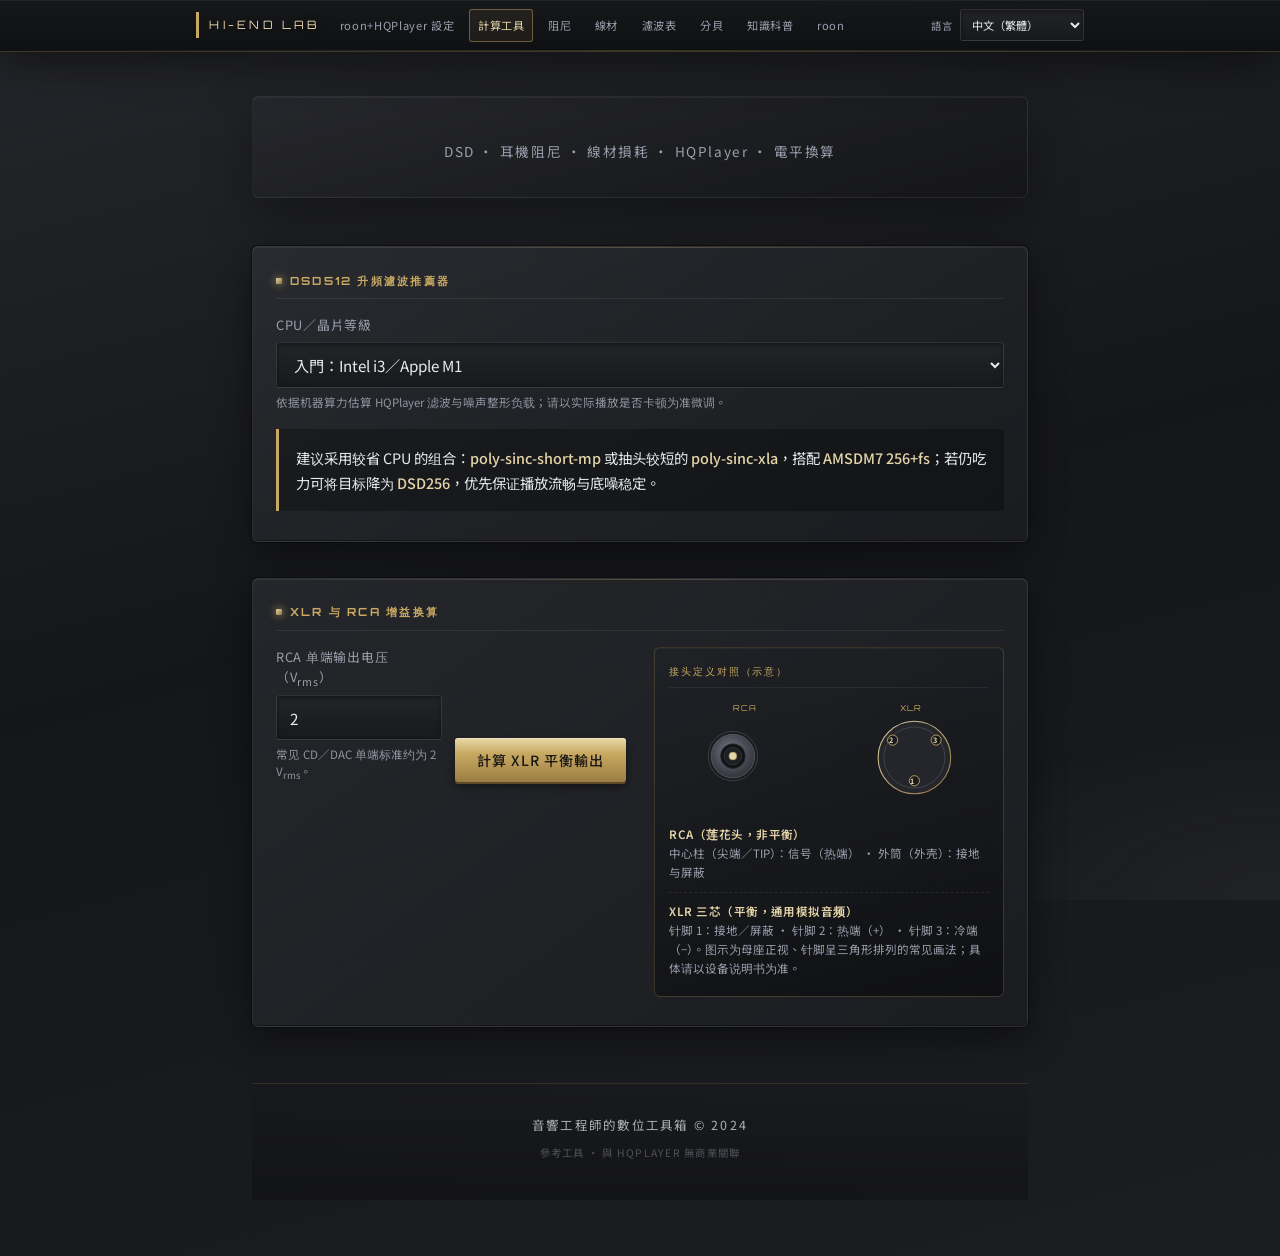
<file: index.html>
<!DOCTYPE html>
<html lang="zh-Hant">
<head>
  <meta charset="UTF-8" />
  <meta name="viewport" content="width=device-width, initial-scale=1.0" />
  <title>發燒級數位音訊計算機1</title>
  <link rel="preconnect" href="https://fonts.googleapis.com" />
  <link rel="preconnect" href="https://fonts.gstatic.com" crossorigin />
  <link href="https://fonts.googleapis.com/css2?family=Noto+Sans:wght@400;500;700&family=Noto+Sans+JP:wght@400;500;700&family=Noto+Sans+SC:wght@400;500;700&family=Noto+Sans+TC:wght@400;500;700&family=Orbitron:wght@500;700&display=swap" rel="stylesheet" />
  <link rel="stylesheet" href="hiend-common.css" />
</head>
<body class="lang-zh-TW">
  <nav class="site-nav" aria-label="Primary navigation">
    <div class="site-nav-inner">
      <a class="nav-brand" href="#top" id="nav-brand-text">Hi-End Lab</a>
      <div class="nav-links">
        <a href="roon-hqp-guide.html" id="nav-roon-hqp"></a>
        <a href="#section-tools" id="nav-link-tools"></a>
        <a href="damping.html" id="nav-damping"></a>
        <a href="cable.html" id="nav-cable"></a>
        <a href="hq-filters.html" id="nav-hq"></a>
        <a href="db.html" id="nav-db"></a>
        <a href="knowledge.html" id="nav-link-knowledge"></a>
        <a href="roon.html" id="nav-roon"></a>
      </div>
      <div class="nav-actions">
        <label for="lang-select" id="i18n-lang-label"></label>
        <select id="lang-select" aria-label="Language">
          <option value="en">English</option>
          <option value="ja">日本語</option>
          <option value="zh-CN">中文（简体）</option>
          <option value="zh-TW" selected>中文（繁體）</option>
        </select>
      </div>
    </div>
  </nav>

  <div class="wrap">
    <header class="page-section" id="top">
      <div class="brand-line" id="i18n-brand">Hi-End Digital Audio Lab</div>
      <h1 id="i18n-page-title">發燒級數位音訊計算機</h1>
      <p class="subtitle" id="i18n-subtitle">DSD 升頻建議 · XLR／RCA 電壓換算</p>
    </header>

    <div id="section-tools" class="page-section panel-stack">
      <section class="panel" aria-labelledby="dsd-title">
        <h2 class="panel-title" id="dsd-title">DSD512 升頻濾波推薦器</h2>
        <label for="cpu-tier" id="i18n-cpu-label">CPU／晶片等級</label>
        <select id="cpu-tier" aria-describedby="dsd-hint">
          <option value="entry">入門：Intel i3／Apple M1</option>
          <option value="mid">中階：Intel i5／Apple M2</option>
          <option value="upper">進階：Intel i7／Apple M2 Pro</option>
          <option value="high">高階：Intel i9／Apple M3 Max</option>
        </select>
        <p id="dsd-hint" class="hint"></p>
        <div id="dsd-output" class="recommendation" role="status" aria-live="polite"></div>
      </section>

      <section class="panel" aria-labelledby="xlr-title">
        <h2 class="panel-title" id="xlr-title">XLR vs RCA 增益換算</h2>
        <div class="xlr-panel-grid">
          <div class="xlr-panel-main">
            <div class="row">
              <div class="field">
                <label for="rca-volt" id="i18n-rca-label">RCA 單端輸出電壓（V<sub>rms</sub>）</label>
                <input
                  type="number"
                  id="rca-volt"
                  min="0"
                  step="0.01"
                  value="2"
                  inputmode="decimal"
                  aria-describedby="rca-hint"
                />
                <p id="rca-hint" class="hint"></p>
              </div>
                <button type="button" class="btn-3d" id="btn-calc">計算 XLR 平衡輸出</button>
            </div>
            <div id="xlr-result" class="result-block" hidden>
              <div class="result-value" id="xlr-value"></div>
              <div id="xlr-volt-bars" class="xlr-volt-bars" hidden>
                <div class="xlr-bar-row" aria-hidden="true">
                  <div class="xlr-bar-caption" id="xlr-bar-rca-caption"></div>
                  <div class="xlr-bar-track">
                    <div class="xlr-bar-fill"></div>
                  </div>
                </div>
                <div class="xlr-bar-row" aria-hidden="true">
                  <div class="xlr-bar-caption" id="xlr-bar-xlr-caption"></div>
                  <div class="xlr-bar-track">
                    <div class="xlr-bar-fill"></div>
                  </div>
                </div>
                <p class="xlr-progress-hint" id="xlr-progress-hint"></p>
              </div>
              <p class="result-note" id="xlr-note"></p>
            </div>
          </div>
          <aside class="connector-chart" aria-labelledby="connector-chart-title">
            <p class="connector-chart-title" id="connector-chart-title"></p>
            <div class="connector-svg-wrap">
              <svg viewBox="0 0 440 156" role="img" xmlns="http://www.w3.org/2000/svg" aria-labelledby="svg-conn-desc">
                <title id="svg-conn-desc">RCA male phono plug face view (tip center, sleeve barrel); XLR female socket pin numbering</title>
                <defs>
                  <linearGradient id="metalGrad" x1="0%" y1="0%" x2="0%" y2="100%">
                    <stop offset="0%" style="stop-color:#6b6e76" />
                    <stop offset="100%" style="stop-color:#3a3c42" />
                  </linearGradient>
                  <radialGradient id="rcaSleeveGrad" cx="45%" cy="40%" r="65%">
                    <stop offset="0%" style="stop-color:#7a7e88" />
                    <stop offset="55%" style="stop-color:#4a4d56" />
                    <stop offset="100%" style="stop-color:#2d3036" />
                  </radialGradient>
                  <linearGradient id="goldStroke" x1="0%" y1="0%" x2="100%" y2="100%">
                    <stop offset="0%" style="stop-color:#e4d4a8" />
                    <stop offset="100%" style="stop-color:#8b7340" />
                  </linearGradient>
                </defs>
                <text x="88" y="18" fill="#c9a962" font-family="Orbitron, sans-serif" font-size="11" letter-spacing="0.15em">RCA</text>
                <!-- Male RCA (phono): looking at the mating face — outer barrel = sleeve (GND), center pin = tip (hot) -->
                <g>
                  <circle cx="88" cy="80" r="34" fill="#1a1b1e" stroke="#4a4d56" stroke-width="1" />
                  <circle cx="88" cy="80" r="30" fill="url(#rcaSleeveGrad)" stroke="#5a5d65" stroke-width="1.1" />
                  <circle cx="88" cy="80" r="17" fill="#121316" stroke="#2a2c30" stroke-width="0.9" />
                  <circle cx="88" cy="80" r="12" fill="#1e1f22" stroke="#3a3c42" />
                  <circle cx="88" cy="80" r="5.5" fill="#e4d4a8" stroke="#8b7340" stroke-width="0.75" />
                </g>

                <text x="318" y="18" fill="#c9a962" font-family="Orbitron, sans-serif" font-size="11" letter-spacing="0.15em">XLR</text>
                <circle cx="338" cy="82" r="50" fill="#25262b" stroke="url(#goldStroke)" stroke-width="1.5" />
                <circle cx="338" cy="82" r="42" fill="none" stroke="#4a4d56" stroke-width="1" />
                <circle cx="338" cy="114" r="7" fill="#1a1b1e" stroke="#c9a962" stroke-width="1.2" />
                <text x="332" y="118" fill="#e4d4a8" font-size="10" font-weight="700">1</text>
                <circle cx="308" cy="58" r="7" fill="#1a1b1e" stroke="#c9a962" stroke-width="1.2" />
                <text x="303" y="62" fill="#e4d4a8" font-size="10" font-weight="700">2</text>
                <circle cx="368" cy="58" r="7" fill="#1a1b1e" stroke="#c9a962" stroke-width="1.2" />
                <text x="363" y="62" fill="#e4d4a8" font-size="10" font-weight="700">3</text>
              </svg>
            </div>
            <div class="connector-legend" id="connector-legend"></div>
          </aside>
        </div>
      </section>
    </div>

    <footer class="site-footer">
      <p class="footer-copy" id="i18n-footer-copy">音響工程師的數位工具箱 © 2024</p>
      <p class="footer-note" id="i18n-footer-note">REFERENCE TOOL · NOT AFFILIATED WITH HQPLAYER</p>
    </footer>
  </div>

  <script>
    (function () {
      var STORAGE_KEY = "hiend-audio-calc-lang";
      var DEFAULT_LANG = "zh-TW";

      /**
       * All UI strings per locale (embedded in HTML page).
       * Keys: en, ja, zh-CN, zh-TW
       */
      var STRINGS = {
        en: {
          htmlLang: "en",
          docTitle: "Audiophile Digital Audio Calculator",
          langLabel: "Language",
          navBrandText: "Hi-End Lab",
          navTools: "Tools",
          navKnowledge: "Primer",
          navRoon: "roon",
          navRoonHqp: "Roon + HQPlayer setup",
          navDamping: "DF",
          navCable: "Cable",
          navHq: "Filters",
          navDb: "dB",
          brandLine: "Hi-End Digital Audio Lab",
          pageTitle: "Audiophile Digital Audio Calculator",
          subtitle: "DSD · headphones · cables · HQPlayer · level tools",
          dsdPanelTitle: "DSD512 Upsampling Filter Advisor",
          cpuLabel: "CPU / SoC tier",
          tierEntry: "Entry: Intel i3 / Apple M1",
          tierMid: "Mid: Intel i5 / Apple M2",
          tierUpper: "Upper mid: Intel i7 / Apple M2 Pro",
          tierHigh: "High: Intel i9 / Apple M3 Max",
          dsdHint:
            "HQPlayer filter and noise-shaping load is estimated from tier—fine-tune if playback stutters.",
          hqEntry:
            "Prefer lighter CPU load: <strong>poly-sinc-short-mp</strong> or shorter-tap <strong>poly-sinc-xla</strong> with <strong>AMSDM7 256+fs</strong>. If still taxing, target <strong>DSD256</strong> first—prioritize smooth playback and a stable noise floor.",
          hqMid:
            "Try <strong>poly-sinc-xla</strong> with <strong>AMSDM7 512+fs</strong>. With spare headroom, step toward heavier filters or closer to <strong>DSD512</strong>; adjust using dropouts and thermals as guides.",
          hqUpper:
            "This tier usually matches <strong>Intel Core i7</strong> (hybrid <strong>P+E</strong> cores—counts vary by generation) or <strong>Apple M2 Pro</strong> (typically <strong>10–12 CPU cores</strong> class)—enough sustained throughput for longer‑tap filters. Baseline: <strong>poly-sinc-xla</strong> or <strong>poly-sinc-long-hp</strong> with <strong>AMSDM7 512+fs</strong>. If CPU stays under ~<strong>65–75%</strong> while playing, try <strong>poly-sinc-gauss-long-hp</strong> toward <strong>DSD512</strong>; begin SDM at <strong>AMSDM7EC 256+fs</strong>, then step to <strong>512+fs</strong>. Aim for HQPlayer buffering around <strong>100–250 ms</strong> (driver‑dependent) to avoid underruns.",
          hqHigh:
            "For full <strong>DSD512</strong>, use <strong>poly-sinc-gauss-xla</strong> with <strong>AMSDM7EC 512+fs</strong>. Ensure cooling and PSU headroom; verify ASIO/CoreAudio buffers for each track’s sample rate.",
          xlrPanelTitle: "XLR vs RCA Level Conversion",
          rcaLabelHtml: 'RCA single-ended output (V<sub>rms</sub>)',
          rcaHint:
            "Typical CD/DAC single-ended standard is about 2 V<sub>rms</sub>.",
          btnCalc: "Calculate balanced XLR output",
          xlrNote:
            "Using XLR throughout the chain can improve dynamic range and reject common-mode noise.",
          connectorDiagramTitle: "CONNECTOR PINOUT",
          connectorLegendHtml:
            '<div class="legend-block"><strong>RCA (Cinch, unbalanced)</strong><br />Tip / center pin: signal (hot) · Sleeve / barrel: ground &amp; shield</div><div class="legend-block"><strong>XLR 3-pin (balanced, AES analog)</strong><br />Pin 1: ground / shield · Pin 2: hot (+) · Pin 3: cold (−). Diagram: female receptacle, front view — pins form a triangle (1 typically toward the keyed side on many chassis layouts; always verify your device manual).</div>',
          dampingTitle: "Headphone damping factor",
          dampingHint:
            "DF ≈ Z<sub>headphone</sub> ÷ Z<sub>out(amp)</sub>. Higher amplifier output impedance lowers DF and can loosen bass control.",
          dampingHpLabel: "Headphone impedance (Ω)",
          dampingAmpLabel: "Amplifier output Z (Ω)",
          btnDamping: "Calculate DF",
          dampingIdealHtml:
            'DF → <strong>∞</strong> <span style="opacity:.75">(ideal 0 Ω source)</span>',
          dampingResultHtml: function (df) {
            return "DF ≈ <strong>" + df.toFixed(2) + "</strong>";
          },
          dampingResultExplain:
            "Rule of thumb: DF > 8 is often cited as a usable minimum for driver control; many enthusiasts prefer higher values. Actual sound depends on the headphone motor & damping network.",
          errDamping: "Enter valid impedances (headphone > 0, output ≥ 0).",
          cableTitle: "Cable length — level loss (estimate)",
          cableHint:
            "Rough resistive model for line‑level runs: useful sanity‑check for long balanced snakes; not a transmission‑line simulation.",
          cableLenLabel: "Cable length (m)",
          cablePresetLabel: "Copper pair ≈ Ω per conductor / m",
          cablePresetHeavy: "~0.12 Ω/m · thinner / long runs",
          cablePresetMid: "~0.08 Ω/m · typical mic/studio cable",
          cablePresetLight: "~0.04 Ω/m · heavier gauge / short",
          cableLoadLabel: "Downstream load Z (Ω)",
          cableModelHint:
            "Series model: R<sub>cable</sub> ≈ 2 × length × Ω/m (go + return). Loss<sub>dB</sub> = 20·log<sub>10</sub>(Z<sub>load</sub> / (Z<sub>load</sub> + R<sub>cable</sub>)).",
          btnCable: "Estimate attenuation",
          cableResultHtml: function (lossDb, ratioV, rWire) {
            return (
              "≈ <strong>" +
              lossDb.toFixed(3) +
              "</strong> dB · V ratio <strong>" +
              ratioV.toFixed(5) +
              "</strong> · R<sub>cable</sub> ≈ <strong>" +
              rWire.toFixed(2) +
              "</strong> Ω"
            );
          },
          cableResultExplain:
            "At high Z<sub>load</sub> (typical line inputs) absolute loss is usually small unless cable is very long and thin. Use AWG tables for serious installs.",
          errCable: "Enter length ≥ 0, valid Ω/m preset, and load > 0.",
          hqFilterTitle: "HQPlayer filter comparison (reference)",
          hqFilterIntro:
            "Educational overview — builds differ. Suffixes such as <code>-mp</code> (minimum phase) vs <code>-lp</code> (linear phase) change ringing vs latency. <strong>1×</strong> = output rate equals input rate for that conversion stage; <strong>N×</strong> = integer upsampling (2×/4×/…) before SDM, heavier CPU but more freedom for the sinc stages.",
          hqFilterTableHtml:
            '<table class="hq-compare-table"><thead><tr><th scope="col">Filter / concept</th><th scope="col">CPU / rate feel</th><th scope="col">Typical scenario</th></tr></thead><tbody><tr><td><code>1×</code> processing</td><td>Lighter interpolation load</td><td>When you keep PCM/DSD rate unchanged before SDM — good for CPU headroom checks.</td></tr><tr><td><code>N×</code> (2×/4×/…)</td><td>Heavier; enables sharper reconstruction</td><td>Upsampling prior to noise shaping — pair tap length with your CPU tier.</td></tr><tr><td><code>poly-sinc-short-mp</code></td><td>Short taps · lowest load</td><td>Laptops / entry CPUs; prioritize dropout‑free playback.</td></tr><tr><td><code>poly-sinc-xla</code></td><td>Medium‑long XL window</td><td>Balanced daily driver on mid‑tier CPUs.</td></tr><tr><td><code>poly-sinc-long-hp</code> / long variants</td><td>Long sinc · cleaner HF roll‑off</td><td>When thermals & buffers allow longer convolution.</td></tr><tr><td><code>poly-sinc-gauss-*</code> family</td><td>Gaussian‑weighted sinc · heaviest</td><td>High‑end PCs / Apple Silicon — chase maximum finesse at DSD512 class targets.</td></tr><tr><td>Minimum vs linear phase</td><td>Latency / pre‑ringing trade‑offs</td><td><code>-mp</code> trades pre‑ring for impulse asymmetry; <code>-lp</code> keeps symmetric impulse at cost of latency.</td></tr></tbody></table>',
          dbTitle: "Interactive dB ↔ voltage ratio",
          dbHint:
            "Relative level ΔdB multiplies amplitude by 10<sup>ΔdB/20</sup>. +6 dB ≈ ×2 voltage; −6 dB ≈ ×0.5.",
          dbLabel: "Level change ΔdB",
          dbResultHtml: function (ratio, db) {
            return (
              "Δ = <strong>" +
              db +
              "</strong> dB → voltage × <strong>" +
              ratio.toFixed(5) +
              "</strong> (amplitude ratio)"
            );
          },
          errDb: "Enter a valid number.",
          footerCopy: "Sound Engineer’s Digital Toolbox © 2024",
          footerNote: "REFERENCE TOOL · NOT AFFILIATED WITH HQPLAYER",
          errVoltage: "Enter a valid non-negative voltage.",
          xlrResultHtml: function (v) {
            return (
              'Balanced XLR ≈ <strong>' +
              v +
              '</strong> V<sub>rms</sub> (RCA × 2)'
            );
          },
          xlrBarRcaCaptionHtml: function (v) {
            return 'RCA single-ended <strong>' + v + "</strong> V<sub>rms</sub>";
          },
          xlrBarXlrCaptionHtml: function (v) {
            return 'XLR balanced <strong>' + v + "</strong> V<sub>rms</sub>";
          },
          xlrProgressHint:
            "⚡ That's double the voltage swing: turn the same volume knob and the music hits harder—balanced XLR also helps strip out common-mode noise."
        },
        ja: {
          htmlLang: "ja",
          docTitle: "ハイエンド・デジタルオーディオ計算機",
          langLabel: "表示言語",
          navBrandText: "Hi-End Lab",
          navTools: "ツール",
          navKnowledge: "解説",
          navRoon: "roon",
          navRoonHqp: "Roon＋HQPlayer 設定",
          navDamping: "DF",
          navCable: "ケーブル",
          navHq: "フィルタ",
          navDb: "dB",
          brandLine: "Hi-End Digital Audio Lab",
          pageTitle: "ハイエンド・デジタルオーディオ計算機",
          subtitle: "DSD · ヘッドホン · ケーブル · HQPlayer · レベル",
          dsdPanelTitle: "DSD512 アップサンプル／フィルタ提案",
          cpuLabel: "CPU／SoC グレード",
          tierEntry: "エントリー：Intel i3／Apple M1",
          tierMid: "ミドル：Intel i5／Apple M2",
          tierUpper: "アッパーミドル：Intel i7／Apple M2 Pro",
          tierHigh: "ハイエンド：Intel i9／Apple M3 Max",
          dsdHint:
            "機種の処理能力に応じた HQPlayer の負荷目安です。再生が途切れる場合は設定を微調整してください。",
          hqEntry:
            "CPU 負荷の軽い <strong>poly-sinc-short-mp</strong> またはタップの短い <strong>poly-sinc-xla</strong> に <strong>AMSDM7 256+fs</strong> を組み合わせるのがおすすめです。厳しい場合はまず <strong>DSD256</strong> を目標にし、滑らかな再生とノイズフロアの安定を優先してください。",
          hqMid:
            "<strong>poly-sinc-xla</strong> と <strong>AMSDM7 512+fs</strong> の組み合わせを推奨します。余裕があればより高次のフィルタや <strong>DSD512</strong> に近い設定へ段階的に挑戦し、途切れと温度を見ながら微調整してください。",
          hqUpper:
            "この段階は <strong>Intel Core i7</strong>（世代により <strong>P+E</strong> ハイブリッド構成）または <strong>Apple M2 Pro</strong>（目安 <strong>CPU 10～12 コア級</strong>）に相当し、長めのタップを持つフィルタも現実的です。ベースラインは <strong>poly-sinc-xla</strong> か <strong>poly-sinc-long-hp</strong> に <strong>AMSDM7 512+fs</strong>。再生中も CPU がおおよそ <strong>65～75%</strong> を下回るなら <strong>poly-sinc-gauss-long-hp</strong> で <strong>DSD512</strong> を狙い、SDM はまず <strong>AMSDM7EC 256+fs</strong> から試してから <strong>512+fs</strong> へ。HQPlayer のバッファはドライバ依存でおおよそ <strong>100～250 ms</strong> を目安に、アンダーラン回避を優先してください。",
          hqHigh:
            "完全な <strong>DSD512</strong> には <strong>poly-sinc-gauss-xla</strong> と <strong>AMSDM7EC 512+fs</strong> を推奨します。冷却と電源に余裕があることを確認し、曲のサンプリングレートに応じて ASIO／CoreAudio のバッファが十分か確認してください。",
          xlrPanelTitle: "XLR と RCA のレベル換算",
          rcaLabelHtml: 'RCA アンバランス出力電圧（V<sub>rms</sub>）',
          rcaHint:
            "一般的な CD／DAC のシングルエンド標準は約 2 V<sub>rms</sub> です。",
          btnCalc: "XLR バランス出力を計算",
          xlrNote:
            "システム全体で XLR を用いるとダイナミックレンジの確保と同相ノイズの低減に役立ちます。",
          connectorDiagramTitle: "端子ピン配置（参考）",
          connectorLegendHtml:
            '<div class="legend-block"><strong>RCA（シンコ／アンバランス）</strong><br />センターピン（先端／TIP）：ホット信号 · 外筒スリーブ：グランド／シールド</div><div class="legend-block"><strong>XLR 3ピン（バランス／AES アナログ）</strong><br />ピン1：グランド／シールド · ピン2：ホット（＋） · ピン3：コールド（−）。図はメスコネクタ前面のピン番号の一例です（機種によりキー位置と対応が異なるため、機器マニュアルで必ず確認してください）。</div>',
          dampingTitle: "ヘッドホン・ダンピングファクター（DF）",
          dampingHint:
            "DF ≈ Z<sub>ヘッドホン</sub> ÷ アンプの出力インピーダンス。出力 Z が高いほど DF は下がり、低音の制動が甘くなることがあります。",
          dampingHpLabel: "ヘッドホンインピーダンス（Ω）",
          dampingAmpLabel: "アンプ出力インピーダンス（Ω）",
          btnDamping: "DF を計算",
          dampingIdealHtml:
            'DF → <strong>∞</strong> <span style="opacity:.75">（理想的 0 Ω ソース）</span>',
          dampingResultHtml: function (df) {
            return "DF ≈ <strong>" + df.toFixed(2) + "</strong>";
          },
          dampingResultExplain:
            "目安として DF＞8 などが語られることがありますが、実際の駆動はドライバ仕様次第です。",
          errDamping: "正しいインピーダンスを入力してください（ヘッドホンは正の値、出力は 0 以上）。",
          cableTitle: "ケーブル長とレベル低下（概算）",
          cableHint:
            "ラインレベル長距離配線の抵抗モデル（参考）。伝送線シミュレーションではありません。",
          cableLenLabel: "ケーブル長（m）",
          cablePresetLabel: "導体あたりの概算 Ω／m",
          cablePresetHeavy: "約 0.12 Ω/m · 細め／長め",
          cablePresetMid: "約 0.08 Ω/m · 一般的マイク線級",
          cablePresetLight: "約 0.04 Ω/m · 太め／短め",
          cableLoadLabel: "負荷インピーダンス Z（Ω）",
          cableModelHint:
            "直列モデル：R<sub>cable</sub> ≈ 2 × 長さ × Ω/m（往復）。損失（dB）= 20·log<sub>10</sub>(Z/(Z+R<sub>cable</sub>))。",
          btnCable: "減衰を見積もる",
          cableResultHtml: function (lossDb, ratioV, rWire) {
            return (
              "約 <strong>" +
              lossDb.toFixed(3) +
              "</strong> dB · 電圧比 <strong>" +
              ratioV.toFixed(5) +
              "</strong> · R<sub>cable</sub> ≈ <strong>" +
              rWire.toFixed(2) +
              "</strong> Ω"
            );
          },
          cableResultExplain:
            "ラインレベルで負荷が高い場合、抵抗が極端でなければ損失は小さいことが多いです。",
          errCable: "長さ・プリセット・負荷を確認してください。",
          hqFilterTitle: "HQPlayer フィルタ対照（参考）",
          hqFilterIntro:
            "概要のみ — ビルドにより名称が異なります。<strong>1×</strong> は出力レートが入力と同段の処理、<strong>N×</strong> は整数アップサンプル後に SDM へ送る重い経路です。",
          hqFilterTableHtml:
            '<table class="hq-compare-table"><thead><tr><th scope="col">フィルタ／概念</th><th scope="col">負荷感</th><th scope="col">用途イメージ</th></tr></thead><tbody><tr><td><code>1×</code></td><td>軽め</td><td>レートを変えず SDM へ — CPU に余裕を確認。</td></tr><tr><td><code>N×</code>（2×/4×…）</td><td>重い</td><td>アップサンプル後にノイズシェイピング — タップ長と CPU をセットで調整。</td></tr><tr><td><code>poly-sinc-short-mp</code></td><td>最短タップ</td><td>エントリー機／安定再生優先。</td></tr><tr><td><code>poly-sinc-xla</code></td><td>中〜長 XL</td><td>ミドル帯のバランス設定。</td></tr><tr><td><code>poly-sinc-long-hp</code> 系</td><td>長い sinc</td><td>熱・バッファに余裕があるとき。</td></tr><tr><td><code>poly-sinc-gauss-*</code></td><td>ガウス系 · 最重負荷</td><td>ハイエンド CPU で DSD 高倍率を狙うとき。</td></tr><tr><td>最小位相／線形位相</td><td>遅延・プリリンギングのトレード</td><td><code>-mp</code> と <code>-lp</code> でインパルス特性が変わります。</td></tr></tbody></table>',
          dbTitle: "dB と電圧倍率（対話）",
          dbHint:
            "ΔdB は振幅に 10<sup>Δ/20</sup> を乗じます。+6 dB ≒ 電圧 2 倍。",
          dbLabel: "レベル変化 ΔdB",
          dbResultHtml: function (ratio, db) {
            return (
              "Δ = <strong>" +
              db +
              "</strong> dB → 電圧 <strong>" +
              ratio.toFixed(5) +
              "</strong> 倍"
            );
          },
          errDb: "数値を入力してください。",
          footerCopy: "音響エンジニアのデジタル・ツールボックス © 2024",
          footerNote: "参考ツール · HQPLAYER 非関連",
          errVoltage: "有効な 0 以上の電圧を入力してください。",
          xlrResultHtml: function (v) {
            return (
              '対応する XLR バランス出力は約 <strong>' +
              v +
              '</strong> V<sub>rms</sub>（RCA × 2）'
            );
          },
          xlrBarRcaCaptionHtml: function (v) {
            return 'RCA アンバランス <strong>' + v + "</strong> V<sub>rms</sub>";
          },
          xlrBarXlrCaptionHtml: function (v) {
            return 'XLR バランス <strong>' + v + "</strong> V<sub>rms</sub>";
          },
          xlrProgressHint:
            "⚡ 電圧は約2倍＝同じボリューム位置でもより力強く。XLR バランス伝送は同相ノイズ対策にも有利です。"
        },
        "zh-CN": {
          htmlLang: "zh-Hans",
          docTitle: "发烧级数字音频计算器",
          langLabel: "语言",
          navBrandText: "Hi-End Lab",
          navTools: "计算工具",
          navKnowledge: "知识科普",
          navRoon: "roon",
          navRoonHqp: "roon+HQPlayer 设置",
          navDamping: "阻尼",
          navCable: "线材",
          navHq: "滤波表",
          navDb: "分贝",
          subtitle: "DSD · 耳机阻尼 · 线材损耗 · HQPlayer · 电平换算",
          dsdPanelTitle: "DSD512 升频滤波推荐",
          cpuLabel: "CPU／芯片等级",
          tierEntry: "入门：Intel i3／Apple M1",
          tierMid: "中阶：Intel i5／Apple M2",
          tierUpper: "进阶：Intel i7／Apple M2 Pro",
          tierHigh: "高阶：Intel i9／Apple M3 Max",
          dsdHint:
            "依据机器算力估算 HQPlayer 滤波与噪声整形负载；请以实际播放是否卡顿为准微调。",
          hqEntry:
            "建议采用较省 CPU 的组合：<strong>poly-sinc-short-mp</strong> 或抽头较短的 <strong>poly-sinc-xla</strong>，搭配 <strong>AMSDM7 256+fs</strong>；若仍吃力可将目标降为 <strong>DSD256</strong>，优先保证播放流畅与底噪稳定。",
          hqMid:
            "建议使用 <strong>poly-sinc-xla</strong> 搭配 <strong>AMSDM7 512+fs</strong>；CPU 仍有裕量时可逐步尝试更高阶滤波或更接近 <strong>DSD512</strong> 的设置，并以实际卡顿与温度为准微调。",
          hqUpper:
            "该档位通常对应 <strong>Intel Core i7</strong>（第 12 代及以后常见 <strong>P+E 性能／能效核</strong>，核心数以具体型号为准）或 <strong>Apple M2 Pro</strong>（约 <strong>10～12 CPU 核心级</strong>持续算力），足以驱动较长抽头滤波。建议主线：<strong>poly-sinc-xla</strong> 或 <strong>poly-sinc-long-hp</strong> 搭配 <strong>AMSDM7 512+fs</strong>；若任务管理器／活动监视器中 CPU 长期低于约 <strong>65～75%</strong>，可尝试 <strong>poly-sinc-gauss-long-hp</strong> 并向 <strong>DSD512</strong> 推进，SDM 可先试 <strong>AMSDM7EC 256+fs</strong> 再升到 <strong>512+fs</strong>。请将 HQPlayer 缓冲维持在约 <strong>100～250 ms</strong>（视 ASIO／CoreAudio 而定）以降低欠载风险。",
          hqHigh:
            "推荐使用 <strong>poly-sinc-gauss-xla</strong> 搭配 <strong>AMSDM7EC 512+fs</strong> 以追求完整 <strong>DSD512</strong>；请确认散热与电源裕量，并按曲目采样率检查 ASIO／CoreAudio 缓冲是否足够。",
          xlrPanelTitle: "XLR 与 RCA 增益换算",
          rcaLabelHtml: 'RCA 单端输出电压（V<sub>rms</sub>）',
          rcaHint: "常见 CD／DAC 单端标准约为 2 V<sub>rms</sub>。",
          btnCalc: "计算 XLR 平衡输出",
          xlrNote:
            "全系统采用 XLR 传输有助于提升动态范围并抵消共模噪声。",
          connectorDiagramTitle: "接头定义对照（示意）",
          connectorLegendHtml:
            '<div class="legend-block"><strong>RCA（莲花头，非平衡）</strong><br />中心柱（尖端／TIP）：信号（热端） · 外筒（外壳）：接地与屏蔽</div><div class="legend-block"><strong>XLR 三芯（平衡，通用模拟音频）</strong><br />针脚 1：接地／屏蔽 · 针脚 2：热端（+） · 针脚 3：冷端（−）。图示为母座正视、针脚呈三角形排列的常见画法；具体请以设备说明书为准。</div>',
          dampingTitle: "阻抗匹配 · 阻尼系数（DF）",
          dampingHint:
            "DF ≈ 耳机阻抗 ÷ 放大器输出阻抗。输出阻抗越高，DF 越低，低频控制力可能变差。",
          dampingHpLabel: "耳机阻抗（Ω）",
          dampingAmpLabel: "放大器输出阻抗（Ω）",
          btnDamping: "计算阻尼系数",
          dampingIdealHtml:
            'DF → <strong>∞</strong> <span style="opacity:.75">（理想 0 Ω 音源）</span>',
          dampingResultHtml: function (df) {
            return "DF ≈ <strong>" + df.toFixed(2) + "</strong>";
          },
          dampingResultExplain:
            "经验上常提到 DF＞8 等参考值，实际听感仍取决于耳机单元与阻尼网络。",
          errDamping: "请输入有效阻抗（耳机须为正数，输出须≥0）。",
          cableTitle: "线材长度 · 电平损耗估算",
          cableHint:
            "面向线路级长距离传输的简化电阻模型，用于粗估压降；非传输线仿真。",
          cableLenLabel: "线材长度（m）",
          cablePresetLabel: "铜芯约 Ω／每米（单根导体）",
          cablePresetHeavy: "约 0.12 Ω/m · 较细／长线",
          cablePresetMid: "约 0.08 Ω/m · 常见工程线缆",
          cablePresetLight: "约 0.04 Ω/m · 较粗／短线",
          cableLoadLabel: "下一级负载阻抗 Z（Ω）",
          cableModelHint:
            "串联近似：R<sub>线</sub> ≈ 2 × 长度 × Ω/m（往返）。损耗 dB = 20·log<sub>10</sub>(Z/(Z+R<sub>线</sub>))。",
          btnCable: "估算衰减",
          cableResultHtml: function (lossDb, ratioV, rWire) {
            return (
              "约 <strong>" +
              lossDb.toFixed(3) +
              "</strong> dB · 电压比 <strong>" +
              ratioV.toFixed(5) +
              "</strong> · R<sub>线</sub> ≈ <strong>" +
              rWire.toFixed(2) +
              "</strong> Ω"
            );
          },
          cableResultExplain:
            "线路输入阻抗很高时，除非线极长且细，绝对损耗通常很小。工程布线请查 AWG 表。",
          errCable: "请检查长度、线型与负载是否为正。",
          hqFilterTitle: "HQPlayer 滤波器对照表（参考）",
          hqFilterIntro:
            "教学向摘要；版本差异大。<strong>1×</strong> 表示该阶段输出采样率与输入相同；<strong>N×</strong> 表示先做整数倍升频再送 SDM，CPU 负载更高但滤波自由度更大。",
          hqFilterTableHtml:
            '<table class="hq-compare-table"><thead><tr><th scope="col">滤波／概念</th><th scope="col">负载感</th><th scope="col">适用场景（经验）</th></tr></thead><tbody><tr><td><code>1×</code></td><td>较轻</td><td>不改速率直接噪声整形 — 省 CPU、先求稳定。</td></tr><tr><td><code>N×</code>（2×／4×…）</td><td>较重</td><td>升频后再 SDM — 与 CPU 档位、缓冲联动调节。</td></tr><tr><td><code>poly-sinc-short-mp</code></td><td>最短抽头</td><td>入门算力、长时间播放优先流畅。</td></tr><tr><td><code>poly-sinc-xla</code></td><td>中长 XL</td><td>中端 CPU 的日常平衡选项。</td></tr><tr><td><code>poly-sinc-long-hp</code> 等</td><td>长 sinc</td><td>散热与缓冲有余量时再开。</td></tr><tr><td><code>poly-sinc-gauss-*</code></td><td>高斯窗 · 最重</td><td>旗舰算力、追求高倍率 DSD 路径。</td></tr><tr><td>最小相位／线性相位</td><td>预铃／延迟取舍</td><td><code>-mp</code> 与 <code>-lp</code> 影响脉冲响应形状。</td></tr></tbody></table>',
          dbTitle: "交互式音量换算 · dB ↔ 电压倍",
          dbHint:
            "相对电平 ΔdB：电压乘以 10<sup>Δ/20</sup>。+6 dB ≈ 电压 ×2；-6 dB ≈ ×0.5。",
          dbLabel: "电平变化 ΔdB",
          dbResultHtml: function (ratio, db) {
            return (
              "Δ = <strong>" +
              db +
              "</strong> dB → 电压 × <strong>" +
              ratio.toFixed(5) +
              "</strong>"
            );
          },
          errDb: "请输入有效数字。",
          footerCopy: "音响工程师的数字工具箱 © 2024",
          footerNote: "参考工具 · 与 HQPLAYER 无关联",
          errVoltage: "请输入有效的非负电压数值。",
          xlrResultHtml: function (v) {
            return (
              "对应 XLR 平衡输出约为 <strong>" +
              v +
              "</strong> V<sub>rms</sub>（RCA × 2）"
            );
          },
          xlrBarRcaCaptionHtml: function (v) {
            return "RCA 单端 <strong>" + v + "</strong> V<sub>rms</sub>";
          },
          xlrBarXlrCaptionHtml: function (v) {
            return "XLR 平衡 <strong>" + v + "</strong> V<sub>rms</sub>";
          },
          xlrProgressHint:
            "⚡ 推力直接翻倍！转动相同的音量旋钮，您会听到更饱满的力量，且背景杂音完全消失。"
        },

        "zh-TW": {
          htmlLang: "zh-Hant",
          docTitle: "發燒級數位音訊計算機",
          langLabel: "語言",
          navBrandText: "Hi-End Lab",
          navTools: "計算工具",
          navKnowledge: "知識科普",
          navRoon: "roon",
          navRoonHqp: "roon+HQPlayer 設定",
          navDamping: "阻尼",
          navCable: "線材",
          navHq: "濾波表",
          navDb: "分貝",
          subtitle: "DSD · 耳機阻尼 · 線材損耗 · HQPlayer · 電平換算",
          dsdPanelTitle: "DSD512 升頻濾波推薦器",
          cpuLabel: "CPU／晶片等級",
          tierEntry: "入門：Intel i3／Apple M1",
          tierMid: "中階：Intel i5／Apple M2",
          tierUpper: "進階：Intel i7／Apple M2 Pro",
          tierHigh: "高階：Intel i9／Apple M3 Max",
          dsdHint:
            "依据机器算力估算 HQPlayer 滤波与噪声整形负载；请以实际播放是否卡顿为准微调。",
          hqEntry:
            "建议采用较省 CPU 的组合：<strong>poly-sinc-short-mp</strong> 或抽头较短的 <strong>poly-sinc-xla</strong>，搭配 <strong>AMSDM7 256+fs</strong>；若仍吃力可将目标降为 <strong>DSD256</strong>，优先保证播放流畅与底噪稳定。",
          hqMid:
            "建议使用 <strong>poly-sinc-xla</strong> 搭配 <strong>AMSDM7 512+fs</strong>；CPU 仍有裕量时可逐步尝试更高阶滤波或更接近 <strong>DSD512</strong> 的设置，并以实际卡顿与温度为准微调。",
          hqUpper:
            "该档位通常对应 <strong>Intel Core i7</strong>（第 12 代及以后常见 <strong>P+E 性能／能效核</strong>，核心数以具体型号为准）或 <strong>Apple M2 Pro</strong>（约 <strong>10～12 CPU 核心级</strong>持续算力），足以驱动较长抽头滤波。建议主线：<strong>poly-sinc-xla</strong> 或 <strong>poly-sinc-long-hp</strong> 搭配 <strong>AMSDM7 512+fs</strong>；若任务管理器／活动监视器中 CPU 长期低于约 <strong>65～75%</strong>，可尝试 <strong>poly-sinc-gauss-long-hp</strong> 并向 <strong>DSD512</strong> 推进，SDM 可先试 <strong>AMSDM7EC 256+fs</strong> 再升到 <strong>512+fs</strong>。请将 HQPlayer 缓冲维持在约 <strong>100～250 ms</strong>（视 ASIO／CoreAudio 而定）以降低欠载风险。",
          hqHigh:
            "推荐使用 <strong>poly-sinc-gauss-xla</strong> 搭配 <strong>AMSDM7EC 512+fs</strong> 以追求完整 <strong>DSD512</strong>；请确认散热与电源裕量，并按曲目采样率检查 ASIO／CoreAudio 缓冲是否足够。",
          xlrPanelTitle: "XLR 与 RCA 增益换算",
          rcaLabelHtml: 'RCA 单端输出电压（V<sub>rms</sub>）',
          rcaHint: "常见 CD／DAC 单端标准约为 2 V<sub>rms</sub>。",
          btnCalc: "計算 XLR 平衡輸出",
          xlrNote:
            "全系统采用 XLR 传输有助于提升动态范围并抵消共模噪声。",
          connectorDiagramTitle: "接头定义对照（示意）",
          connectorLegendHtml:
            '<div class="legend-block"><strong>RCA（莲花头，非平衡）</strong><br />中心柱（尖端／TIP）：信号（热端） · 外筒（外壳）：接地与屏蔽</div><div class="legend-block"><strong>XLR 三芯（平衡，通用模拟音频）</strong><br />针脚 1：接地／屏蔽 · 针脚 2：热端（+） · 针脚 3：冷端（−）。图示为母座正视、针脚呈三角形排列的常见画法；具体请以设备说明书为准。</div>',
          dampingTitle: "阻抗匹配 · 阻尼系数（DF）",
          dampingHint:
            "DF ≈ 耳机阻抗 ÷ 放大器输出阻抗。输出阻抗越高，DF 越低，低频控制力可能变差。",
          dampingHpLabel: "耳机阻抗（Ω）",
          dampingAmpLabel: "放大器输出阻抗（Ω）",
          btnDamping: "計算阻尼係數",
          dampingIdealHtml:
            'DF → <strong>∞</strong> <span style="opacity:.75">（理想 0 Ω 音源）</span>',
          dampingResultHtml: function (df) {
            return "DF ≈ <strong>" + df.toFixed(2) + "</strong>";
          },
          dampingResultExplain:
            "经验上常提到 DF＞8 等参考值，实际听感仍取决于耳机单元与阻尼网络。",
          errDamping: "請輸入有效阻抗（耳機須為正數，輸出須≥0）。",
          cableTitle: "线材长度 · 电平损耗估算",
          cableHint:
            "面向线路级长距离传输的简化电阻模型，用于粗估压降；非传输线仿真。",
          cableLenLabel: "线材长度（m）",
          cablePresetLabel: "铜芯约 Ω／每米（单根导体）",
          cablePresetHeavy: "约 0.12 Ω/m · 较细／长线",
          cablePresetMid: "约 0.08 Ω/m · 常见工程线缆",
          cablePresetLight: "约 0.04 Ω/m · 较粗／短线",
          cableLoadLabel: "下一级负载阻抗 Z（Ω）",
          cableModelHint:
            "串联近似：R<sub>线</sub> ≈ 2 × 长度 × Ω/m（往返）。损耗 dB = 20·log<sub>10</sub>(Z/(Z+R<sub>线</sub>))。",
          btnCable: "估算衰減",
          cableResultHtml: function (lossDb, ratioV, rWire) {
            return (
              "约 <strong>" +
              lossDb.toFixed(3) +
              "</strong> dB · 电压比 <strong>" +
              ratioV.toFixed(5) +
              "</strong> · R<sub>线</sub> ≈ <strong>" +
              rWire.toFixed(2) +
              "</strong> Ω"
            );
          },
          cableResultExplain:
            "线路输入阻抗很高时，除非线极长且细，绝对损耗通常很小。工程布线请查 AWG 表。",
          errCable: "請確認長度、線材類型與負載為正。",
          hqFilterTitle: "HQPlayer 滤波器对照表（参考）",
          hqFilterIntro:
            "教学向摘要；版本差异大。<strong>1×</strong> 表示该阶段输出采样率与输入相同；<strong>N×</strong> 表示先做整数倍升频再送 SDM，CPU 负载更高但滤波自由度更大。",
          hqFilterTableHtml:
            '<table class="hq-compare-table"><thead><tr><th scope="col">滤波／概念</th><th scope="col">负载感</th><th scope="col">适用场景（经验）</th></tr></thead><tbody><tr><td><code>1×</code></td><td>较轻</td><td>不改速率直接噪声整形 — 省 CPU、先求稳定。</td></tr><tr><td><code>N×</code>（2×／4×…）</td><td>较重</td><td>升频后再 SDM — 与 CPU 档位、缓冲联动调节。</td></tr><tr><td><code>poly-sinc-short-mp</code></td><td>最短抽头</td><td>入门算力、长时间播放优先流畅。</td></tr><tr><td><code>poly-sinc-xla</code></td><td>中长 XL</td><td>中端 CPU 的日常平衡选项。</td></tr><tr><td><code>poly-sinc-long-hp</code> 等</td><td>长 sinc</td><td>散热与缓冲有余量时再开。</td></tr><tr><td><code>poly-sinc-gauss-*</code></td><td>高斯窗 · 最重</td><td>旗舰算力、追求高倍率 DSD 路径。</td></tr><tr><td>最小相位／线性相位</td><td>预铃／延迟取舍</td><td><code>-mp</code> 与 <code>-lp</code> 影响脉冲响应形状。</td></tr></tbody></table>',
          dbTitle: "交互式音量换算 · dB ↔ 电压倍",
          dbHint:
            "相对电平 ΔdB：电压乘以 10<sup>Δ/20</sup>。+6 dB ≈ 电压 ×2；-6 dB ≈ ×0.5。",
          dbLabel: "电平变化 ΔdB",
          dbResultHtml: function (ratio, db) {
            return (
              "Δ = <strong>" +
              db +
              "</strong> dB → 电压 × <strong>" +
              ratio.toFixed(5) +
              "</strong>"
            );
          },
          errDb: "請輸入有效數字。",
          footerCopy: "音響工程師的數位工具箱 © 2024",
          footerNote: "參考工具 · 與 HQPLAYER 無商業關聯",
          errVoltage: "請輸入有效的非負電壓數值。",
          xlrResultHtml: function (v) {
            return (
              "对应 XLR 平衡输出约为 <strong>" +
              v +
              "</strong> V<sub>rms</sub>（RCA × 2）"
            );
          },
          xlrBarRcaCaptionHtml: function (v) {
            return "RCA 单端 <strong>" + v + "</strong> V<sub>rms</sub>";
          },
          xlrBarXlrCaptionHtml: function (v) {
            return "XLR 平衡 <strong>" + v + "</strong> V<sub>rms</sub>";
          },
          xlrProgressHint:
            "⚡ 推力直接翻倍！转动相同的音量旋钮，您会听到更饱满的力量，且背景杂音完全消失。"
        }
      };

      function getStrings(lang) {
        return STRINGS[lang] || STRINGS[DEFAULT_LANG];
      }

      function setBodyLangClass(lang) {
        document.body.classList.remove(
          "lang-en",
          "lang-ja",
          "lang-zh-CN",
          "lang-zh-TW"
        );
        document.body.classList.add("lang-" + lang);
      }

      var langSelect = document.getElementById("lang-select");
      var tierEl = document.getElementById("cpu-tier");
      var dsdOutput = document.getElementById("dsd-output");

      var currentLang = DEFAULT_LANG;

      function renderDsd() {
        var L = getStrings(currentLang);
        var rec = {
          entry: L.hqEntry,
          mid: L.hqMid,
          upper: L.hqUpper,
          high: L.hqHigh
        };
        var key = tierEl.value;
        dsdOutput.innerHTML = rec[key] || "";
      }

      function applyLocale(lang) {
        if (!STRINGS[lang]) lang = DEFAULT_LANG;
        currentLang = lang;
        setBodyLangClass(lang);
        document.documentElement.dir = "ltr";
        var L = getStrings(lang);
        document.documentElement.lang = L.htmlLang;
        document.title = L.docTitle;

        document.getElementById("nav-brand-text").textContent = L.navBrandText;
        document.getElementById("nav-roon-hqp").textContent = L.navRoonHqp;
        document.getElementById("nav-link-tools").textContent = L.navTools;
        document.getElementById("nav-link-knowledge").textContent = L.navKnowledge;
        document.getElementById("nav-roon").textContent = L.navRoon;
        document.getElementById("nav-damping").textContent = L.navDamping;
        document.getElementById("nav-cable").textContent = L.navCable;
        document.getElementById("nav-hq").textContent = L.navHq;
        document.getElementById("nav-db").textContent = L.navDb;

        document.getElementById("i18n-lang-label").textContent = L.langLabel;
        document.getElementById("i18n-brand").textContent = L.brandLine;
        document.getElementById("i18n-page-title").textContent = L.pageTitle;
        document.getElementById("i18n-subtitle").textContent = L.subtitle;
        document.getElementById("dsd-title").textContent = L.dsdPanelTitle;
        document.getElementById("i18n-cpu-label").textContent = L.cpuLabel;
        document.getElementById("dsd-hint").textContent = L.dsdHint;
        document.getElementById("xlr-title").textContent = L.xlrPanelTitle;
        document.getElementById("i18n-rca-label").innerHTML = L.rcaLabelHtml;
        document.getElementById("rca-hint").innerHTML = L.rcaHint;
        document.getElementById("btn-calc").textContent = L.btnCalc;
        document.getElementById("xlr-note").textContent = L.xlrNote;
        document.getElementById("xlr-progress-hint").textContent = L.xlrProgressHint;

        document.getElementById("connector-chart-title").textContent = L.connectorDiagramTitle;
        document.getElementById("connector-legend").innerHTML = L.connectorLegendHtml;

        document.getElementById("i18n-footer-copy").textContent = L.footerCopy;
        document.getElementById("i18n-footer-note").textContent = L.footerNote;

        var opts = tierEl.options;
        opts[0].text = L.tierEntry;
        opts[1].text = L.tierMid;
        opts[2].text = L.tierUpper;
        opts[3].text = L.tierHigh;

        langSelect.value = lang;
        try {
          localStorage.setItem(STORAGE_KEY, lang);
        } catch (e) {}

        renderDsd();
        resetXlrResultForLangChange();
        updateSectionNavActive();
      }

      var NAV_SECTION_PAIRS = [["section-tools", "nav-link-tools"]];

      function getScrollSpyLineY() {
        var probe = document.getElementById("section-tools");
        var smPx = 88;
        if (probe) {
          var parsed = parseFloat(getComputedStyle(probe).scrollMarginTop);
          if (!Number.isNaN(parsed)) smPx = parsed;
        }
        return window.pageYOffset + smPx;
      }

      function updateSectionNavActive() {
        var y = getScrollSpyLineY();
        var activeNavId = "nav-link-tools";
        var i;
        for (i = 0; i < NAV_SECTION_PAIRS.length; i++) {
          var sec = document.getElementById(NAV_SECTION_PAIRS[i][0]);
          if (!sec) continue;
          var secTop = sec.getBoundingClientRect().top + window.pageYOffset;
          if (secTop <= y) {
            activeNavId = NAV_SECTION_PAIRS[i][1];
          }
        }
        for (i = 0; i < NAV_SECTION_PAIRS.length; i++) {
          var link = document.getElementById(NAV_SECTION_PAIRS[i][1]);
          if (!link) continue;
          var on = NAV_SECTION_PAIRS[i][1] === activeNavId;
          link.classList.toggle("is-current", on);
          if (on) {
            link.setAttribute("aria-current", "location");
          } else {
            link.removeAttribute("aria-current");
          }
        }
      }

      function throttleNav(fn, ms) {
        var t = null;
        return function () {
          if (t) return;
          t = setTimeout(function () {
            t = null;
            fn();
          }, ms);
        };
      }

      var throttledSectionNav = throttleNav(updateSectionNavActive, 50);

      window.addEventListener("scroll", throttledSectionNav, { passive: true });
      window.addEventListener("resize", updateSectionNavActive);
      window.addEventListener("hashchange", function () {
        setTimeout(updateSectionNavActive, 150);
      });

      document.querySelectorAll('.nav-links a[href^="#"]').forEach(function (a) {
        a.addEventListener("click", function () {
          setTimeout(updateSectionNavActive, 400);
        });
      });

      function resetXlrResultForLangChange() {
        var box = document.getElementById("xlr-result");
        var bars = document.getElementById("xlr-volt-bars");
        box.hidden = true;
        bars.hidden = true;
        document.getElementById("xlr-value").textContent = "";
        document.getElementById("xlr-value").style.color = "";
        document.getElementById("xlr-bar-rca-caption").innerHTML = "";
        document.getElementById("xlr-bar-xlr-caption").innerHTML = "";
      }

      tierEl.addEventListener("change", renderDsd);

      var rcaInput = document.getElementById("rca-volt");
      var btnCalc = document.getElementById("btn-calc");
      var xlrResult = document.getElementById("xlr-result");
      var xlrValue = document.getElementById("xlr-value");
      var xlrNote = document.getElementById("xlr-note");
      var xlrVoltBars = document.getElementById("xlr-volt-bars");
      var xlrBarRcaCaption = document.getElementById("xlr-bar-rca-caption");
      var xlrBarXlrCaption = document.getElementById("xlr-bar-xlr-caption");
      var xlrProgressHint = document.getElementById("xlr-progress-hint");

      btnCalc.addEventListener("click", function () {
        var L = getStrings(currentLang);
        var raw = parseFloat(rcaInput.value, 10);
        if (Number.isNaN(raw) || raw < 0) {
          xlrResult.hidden = false;
          xlrVoltBars.hidden = true;
          xlrNote.hidden = true;
          xlrValue.textContent = L.errVoltage;
          xlrValue.style.color = "#c9a962";
          return;
        }
        var xlr = raw * 2;
        var rcaStr = raw.toFixed(2);
        var xlrStr = xlr.toFixed(2);
        xlrResult.hidden = false;
        xlrVoltBars.hidden = false;
        xlrNote.hidden = false;
        xlrValue.style.color = "";
        xlrValue.innerHTML = L.xlrResultHtml(xlrStr);
        xlrBarRcaCaption.innerHTML = L.xlrBarRcaCaptionHtml(rcaStr);
        xlrBarXlrCaption.innerHTML = L.xlrBarXlrCaptionHtml(xlrStr);
        xlrProgressHint.textContent = L.xlrProgressHint;
        xlrNote.textContent = L.xlrNote;
      });

      langSelect.addEventListener("change", function () {
        applyLocale(langSelect.value);
      });

      var initial = DEFAULT_LANG;
      try {
        var saved = localStorage.getItem(STORAGE_KEY);
        if (saved && STRINGS[saved]) initial = saved;
      } catch (e) {}
      applyLocale(initial);
      window.addEventListener("load", function () {
        updateSectionNavActive();
      });
    })();
  </script>
</body>
</html>
</file>
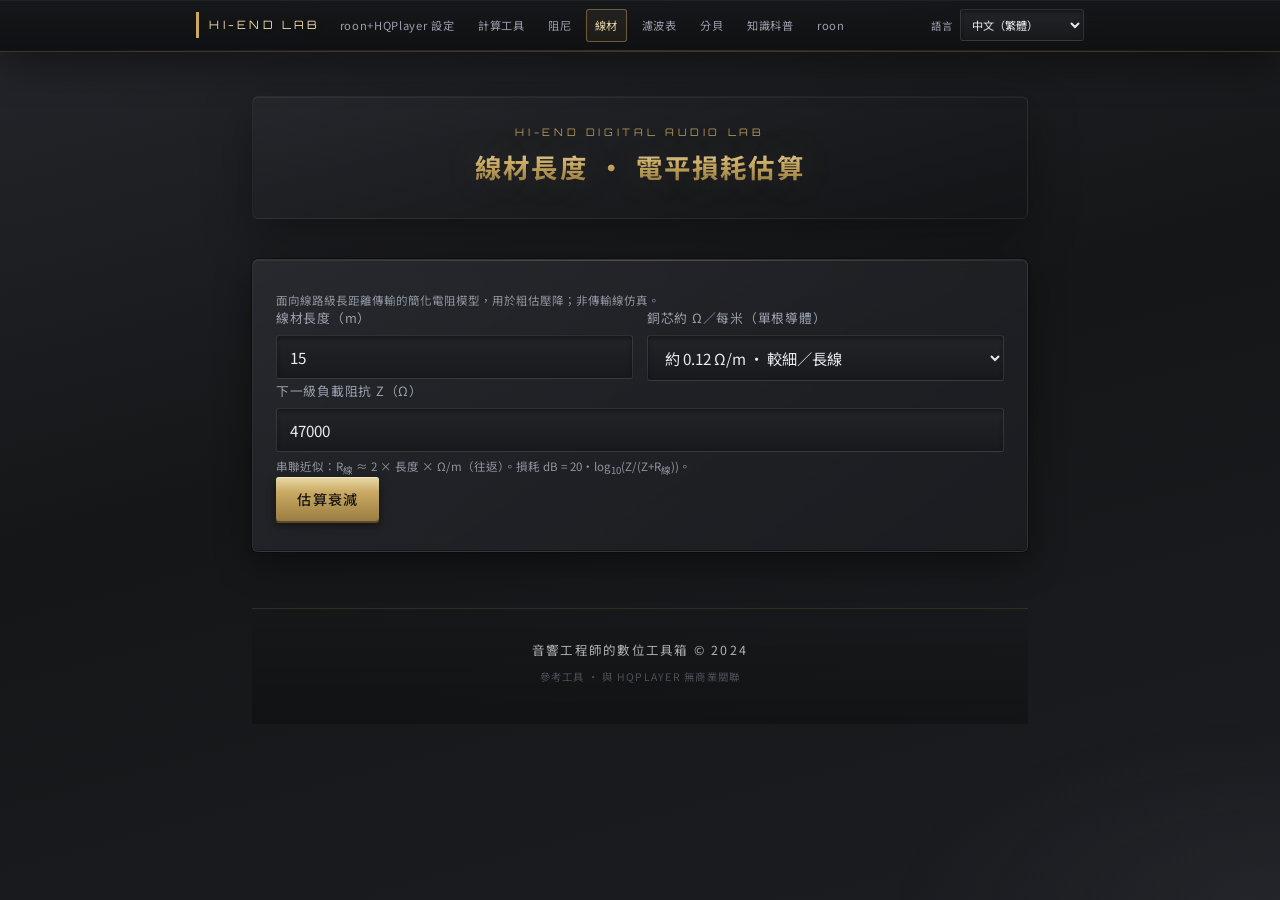
<file: cable.html>
<!DOCTYPE html>
<html lang="zh-Hant">
<head>
  <meta charset="UTF-8" />
  <meta name="viewport" content="width=device-width, initial-scale=1.0" />
  <title></title>
  <link rel="preconnect" href="https://fonts.googleapis.com" />
  <link rel="preconnect" href="https://fonts.gstatic.com" crossorigin />
  <link href="https://fonts.googleapis.com/css2?family=Noto+Sans:wght@400;500;700&family=Noto+Sans+JP:wght@400;500;700&family=Noto+Sans+SC:wght@400;500;700&family=Noto+Sans+TC:wght@400;500;700&family=Orbitron:wght@500;700&display=swap" rel="stylesheet" />
  <link rel="stylesheet" href="hiend-common.css" />
</head>
<body class="lang-zh-TW">
  <nav class="site-nav" aria-label="Primary navigation">
    <div class="site-nav-inner">
      <a class="nav-brand" href="index.html#top" id="nav-brand-text"></a>
      <div class="nav-links">
        <a href="roon-hqp-guide.html" id="nav-roon-hqp"></a>
        <a href="index.html#section-tools" id="nav-link-tools"></a>
        <a href="damping.html" id="nav-damping"></a>
        <a href="cable.html" id="nav-cable" class="is-current" aria-current="page"></a>
        <a href="hq-filters.html" id="nav-hq"></a>
        <a href="db.html" id="nav-db"></a>
        <a href="knowledge.html" id="nav-link-knowledge"></a>
        <a href="roon.html" id="nav-roon"></a>
      </div>
      <div class="nav-actions">
        <label for="lang-select" id="i18n-lang-label"></label>
        <select id="lang-select" aria-label="Language">
          <option value="en">English</option>
          <option value="ja">日本語</option>
          <option value="zh-CN">中文（简体）</option>
          <option value="zh-TW" selected>中文（繁體）</option>
        </select>
      </div>
    </div>
  </nav>

  <div class="wrap">
    <header class="page-section page-hero" id="top">
      <div class="brand-line" id="i18n-brand"></div>
      <h1 id="i18n-page-title"></h1>
    </header>

    <section class="panel tool-single page-section" aria-labelledby="i18n-page-title">
      <p class="hint" id="cable-hint"></p>
      <div class="calc-two-col">
        <div class="field">
          <label for="cable-length" id="i18n-cable-len-label"></label>
          <input type="number" id="cable-length" min="0" step="0.5" value="15" inputmode="decimal" />
        </div>
        <div class="field">
          <label for="cable-preset" id="i18n-cable-preset-label"></label>
          <select id="cable-preset">
            <option value="0.12">—</option>
            <option value="0.08">—</option>
            <option value="0.04">—</option>
          </select>
        </div>
      </div>
      <label for="cable-load-z" id="i18n-cable-load-label"></label>
      <input type="number" id="cable-load-z" min="1" step="100" value="47000" inputmode="numeric" />
      <p class="hint" id="cable-model-hint"></p>
      <button type="button" class="btn-3d" id="btn-cable"></button>
      <div id="cable-result" class="result-block" hidden>
        <div class="result-value" id="cable-value"></div>
        <p class="result-note" id="cable-note"></p>
      </div>
    </section>
    <footer class="site-footer">
      <p class="footer-copy" id="i18n-footer-copy"></p>
      <p class="footer-note" id="i18n-footer-note"></p>
    </footer>
  </div>
  <script>
    (function () {

      var STORAGE_KEY = "hiend-audio-calc-lang";
      var DEFAULT_LANG = "zh-TW";
            var STRINGS = {
        en: {
          htmlLang: "en",
          docTitle: "Cable level loss estimate · Hi-End Lab",
          langLabel: "Language",
          navBrandText: "Hi-End Lab",
          navTools: "Tools",
          navKnowledge: "Primer",
          navRoon: "roon",
          navRoonHqp: "Roon + HQPlayer setup",
          navDamping: "DF",
          navCable: "Cable",
          navHq: "Filters",
          navDb: "dB",
          brandLine: "Hi-End Digital Audio Lab",
          cableTitle: "Cable length — level loss (estimate)",
          footerCopy: "Sound Engineer’s Digital Toolbox © 2024",
          footerNote: "REFERENCE TOOL · NOT AFFILIATED WITH HQPLAYER",
          cableHint: "Rough resistive model for line‑level runs: useful sanity‑check for long balanced snakes; not a transmission‑line simulation.",
          cableLenLabel: "Cable length (m)",
          cablePresetLabel: "Copper pair ≈ Ω per conductor / m",
          cablePresetHeavy: "~0.12 Ω/m · thinner / long runs",
          cablePresetMid: "~0.08 Ω/m · typical mic/studio cable",
          cablePresetLight: "~0.04 Ω/m · heavier gauge / short",
          cableLoadLabel: "Downstream load Z (Ω)",
          cableModelHint: "Series model: R<sub>cable</sub> ≈ 2 × length × Ω/m (go + return). Loss<sub>dB</sub> = 20·log<sub>10</sub>(Z<sub>load</sub> / (Z<sub>load</sub> + R<sub>cable</sub>)).",
          btnCable: "Estimate attenuation",
          cableResultHtml: function (lossDb, ratioV, rWire) {
            return (
              "≈ <strong>" +
              lossDb.toFixed(3) +
              "</strong> dB · V ratio <strong>" +
              ratioV.toFixed(5) +
              "</strong> · R<sub>cable</sub> ≈ <strong>" +
              rWire.toFixed(2) +
              "</strong> Ω"
            );
          },
          cableResultExplain: "At high Z<sub>load</sub> (typical line inputs) absolute loss is usually small unless cable is very long and thin. Use AWG tables for serious installs.",
          errCable: "Enter length ≥ 0, valid Ω/m preset, and load > 0.",
        },
        ja: {
          htmlLang: "ja",
          docTitle: "ケーブル・レベル低下（概算） · Hi-End Lab",
          langLabel: "表示言語",
          navBrandText: "Hi-End Lab",
          navTools: "ツール",
          navKnowledge: "解説",
          navRoon: "roon",
          navRoonHqp: "Roon＋HQPlayer 設定",
          navDamping: "DF",
          navCable: "ケーブル",
          navHq: "フィルタ",
          navDb: "dB",
          brandLine: "Hi-End Digital Audio Lab",
          cableTitle: "ケーブル長とレベル低下（概算）",
          footerCopy: "音響エンジニアのデジタル・ツールボックス © 2024",
          footerNote: "参考ツール · HQPLAYER 非関連",
          cableHint: "ラインレベル長距離配線の抵抗モデル（参考）。伝送線シミュレーションではありません。",
          cableLenLabel: "ケーブル長（m）",
          cablePresetLabel: "導体あたりの概算 Ω／m",
          cablePresetHeavy: "約 0.12 Ω/m · 細め／長め",
          cablePresetMid: "約 0.08 Ω/m · 一般的マイク線級",
          cablePresetLight: "約 0.04 Ω/m · 太め／短め",
          cableLoadLabel: "負荷インピーダンス Z（Ω）",
          cableModelHint: "直列モデル：R<sub>cable</sub> ≈ 2 × 長さ × Ω/m（往復）。損失（dB）= 20·log<sub>10</sub>(Z/(Z+R<sub>cable</sub>))。",
          btnCable: "減衰を見積もる",
          cableResultHtml: function (lossDb, ratioV, rWire) {
            return (
              "約 <strong>" +
              lossDb.toFixed(3) +
              "</strong> dB · 電圧比 <strong>" +
              ratioV.toFixed(5) +
              "</strong> · R<sub>cable</sub> ≈ <strong>" +
              rWire.toFixed(2) +
              "</strong> Ω"
            );
          },
          cableResultExplain: "ラインレベルで負荷が高い場合、抵抗が極端でなければ損失は小さいことが多いです。",
          errCable: "長さ・プリセット・負荷を確認してください。",
        },
        "zh-CN": {
          htmlLang: "zh-Hans",
          docTitle: "线材电平损耗估算 · Hi-End Lab",
          langLabel: "语言",
          navBrandText: "Hi-End Lab",
          navTools: "计算工具",
          navKnowledge: "知识科普",
          navRoon: "roon",
          navRoonHqp: "roon+HQPlayer 设置",
          navDamping: "阻尼",
          navCable: "线材",
          navHq: "滤波表",
          navDb: "分贝",
          brandLine: "Hi-End Digital Audio Lab",
          cableTitle: "线材长度 · 电平损耗估算",
          footerCopy: "音响工程师的数字工具箱 © 2024",
          footerNote: "参考工具 · 与 HQPLAYER 无关联",
          cableHint: "面向线路级长距离传输的简化电阻模型，用于粗估压降；非传输线仿真。",
          cableLenLabel: "线材长度（m）",
          cablePresetLabel: "铜芯约 Ω／每米（单根导体）",
          cablePresetHeavy: "约 0.12 Ω/m · 较细／长线",
          cablePresetMid: "约 0.08 Ω/m · 常见工程线缆",
          cablePresetLight: "约 0.04 Ω/m · 较粗／短线",
          cableLoadLabel: "下一级负载阻抗 Z（Ω）",
          cableModelHint: "串联近似：R<sub>线</sub> ≈ 2 × 长度 × Ω/m（往返）。损耗 dB = 20·log<sub>10</sub>(Z/(Z+R<sub>线</sub>))。",
          btnCable: "估算衰减",
          cableResultHtml: function (lossDb, ratioV, rWire) {
            return (
              "约 <strong>" +
              lossDb.toFixed(3) +
              "</strong> dB · 电压比 <strong>" +
              ratioV.toFixed(5) +
              "</strong> · R<sub>线</sub> ≈ <strong>" +
              rWire.toFixed(2) +
              "</strong> Ω"
            );
          },
          cableResultExplain: "线路输入阻抗很高时，除非线极长且细，绝对损耗通常很小。工程布线请查 AWG 表。",
          errCable: "请检查长度、线型与负载是否为正。",
        },
        "zh-TW": {
          htmlLang: "zh-Hant",
          docTitle: "線材電平損耗估算 · Hi-End Lab",
          langLabel: "語言",
          navBrandText: "Hi-End Lab",
          navTools: "計算工具",
          navKnowledge: "知識科普",
          navRoon: "roon",
          navRoonHqp: "roon+HQPlayer 設定",
          navDamping: "阻尼",
          navCable: "線材",
          navHq: "濾波表",
          navDb: "分貝",
          brandLine: "Hi-End Digital Audio Lab",
          cableTitle: "線材長度 · 電平損耗估算",
          footerCopy: "音響工程師的數位工具箱 © 2024",
          footerNote: "參考工具 · 與 HQPLAYER 無商業關聯",
          cableHint: "面向線路級長距離傳輸的簡化電阻模型，用於粗估壓降；非傳輸線仿真。",
          cableLenLabel: "線材長度（m）",
          cablePresetLabel: "銅芯約 Ω／每米（單根導體）",
          cablePresetHeavy: "約 0.12 Ω/m · 較細／長線",
          cablePresetMid: "約 0.08 Ω/m · 常見工程線纜",
          cablePresetLight: "約 0.04 Ω/m · 較粗／短線",
          cableLoadLabel: "下一級負載阻抗 Z（Ω）",
          cableModelHint: "串聯近似：R<sub>線</sub> ≈ 2 × 長度 × Ω/m（往返）。損耗 dB = 20·log<sub>10</sub>(Z/(Z+R<sub>線</sub>))。",
          btnCable: "估算衰減",
          cableResultHtml: function (lossDb, ratioV, rWire) {
            return (
              "約 <strong>" +
              lossDb.toFixed(3) +
              "</strong> dB · 電壓比 <strong>" +
              ratioV.toFixed(5) +
              "</strong> · R<sub>線</sub> ≈ <strong>" +
              rWire.toFixed(2) +
              "</strong> Ω"
            );
          },
          cableResultExplain: "線路輸入阻抗很高時，除非線極長且細，絕對損耗通常很小。工程佈線請查 AWG 表。",
          errCable: "請檢查長度、線型與負載是否為正。",
        },

      };
      function getStrings(lang) {
        return STRINGS[lang] || STRINGS[DEFAULT_LANG];
      }
      function setBodyLangClass(lang) {
        document.body.classList.remove("lang-en", "lang-ja", "lang-zh-CN", "lang-zh-TW");
        document.body.classList.add("lang-" + lang);
      }
      var langSelect = document.getElementById("lang-select");
      var currentLang = DEFAULT_LANG;

      function applyLocale(lang) {
        if (!STRINGS[lang]) lang = DEFAULT_LANG;
        currentLang = lang;
        setBodyLangClass(lang);
        document.documentElement.dir = "ltr";
        var L = getStrings(lang);
        document.documentElement.lang = L.htmlLang;
        document.title = L.docTitle;
        document.getElementById("nav-brand-text").textContent = L.navBrandText;
        document.getElementById("nav-roon-hqp").textContent = L.navRoonHqp;
        document.getElementById("nav-link-tools").textContent = L.navTools;
        document.getElementById("nav-link-knowledge").textContent = L.navKnowledge;
        document.getElementById("nav-roon").textContent = L.navRoon;
        document.getElementById("nav-damping").textContent = L.navDamping;
        document.getElementById("nav-cable").textContent = L.navCable;
        document.getElementById("nav-hq").textContent = L.navHq;
        document.getElementById("nav-db").textContent = L.navDb;
        document.getElementById("i18n-lang-label").textContent = L.langLabel;
        document.getElementById("i18n-brand").textContent = L.brandLine;
        document.getElementById("i18n-page-title").textContent = L.cableTitle;
        document.getElementById("cable-hint").innerHTML = L.cableHint;
        document.getElementById("i18n-cable-len-label").textContent = L.cableLenLabel;
        document.getElementById("i18n-cable-preset-label").textContent = L.cablePresetLabel;
        var cablePresetEl = document.getElementById("cable-preset");
        cablePresetEl.options[0].text = L.cablePresetHeavy;
        cablePresetEl.options[1].text = L.cablePresetMid;
        cablePresetEl.options[2].text = L.cablePresetLight;
        document.getElementById("i18n-cable-load-label").textContent = L.cableLoadLabel;
        document.getElementById("cable-model-hint").innerHTML = L.cableModelHint;
        document.getElementById("btn-cable").textContent = L.btnCable;
        document.getElementById("i18n-footer-copy").textContent = L.footerCopy;
        document.getElementById("i18n-footer-note").textContent = L.footerNote;
        langSelect.value = lang;
        try {
          localStorage.setItem(STORAGE_KEY, lang);
        } catch (e) {}
      }

      document.getElementById("btn-cable").addEventListener("click", function () {
        var L = getStrings(currentLang);
        var len = parseFloat(document.getElementById("cable-length").value, 10);
        var rPerM = parseFloat(document.getElementById("cable-preset").value, 10);
        var zLoad = parseFloat(document.getElementById("cable-load-z").value, 10);
        var box = document.getElementById("cable-result");
        var valEl = document.getElementById("cable-value");
        var noteEl = document.getElementById("cable-note");
        if (
          Number.isNaN(len) ||
          len < 0 ||
          Number.isNaN(rPerM) ||
          rPerM <= 0 ||
          Number.isNaN(zLoad) ||
          zLoad <= 0
        ) {
          box.hidden = false;
          valEl.textContent = L.errCable;
          valEl.style.color = "#c9a962";
          noteEl.textContent = "";
          return;
        }
        var rWire = 2 * len * rPerM;
        var ratioV = zLoad / (zLoad + rWire);
        var lossDb = 20 * Math.log10(ratioV);
        box.hidden = false;
        valEl.style.color = "";
        valEl.innerHTML = L.cableResultHtml(lossDb, ratioV, rWire);
        noteEl.textContent = L.cableResultExplain;
      });

      langSelect.addEventListener("change", function () {
        applyLocale(langSelect.value);
      });

      var initial = DEFAULT_LANG;
      try {
        var saved = localStorage.getItem(STORAGE_KEY);
        if (saved && STRINGS[saved]) initial = saved;
      } catch (e) {}
      applyLocale(initial);
    })();
  </script>
</body>
</html>
</file>
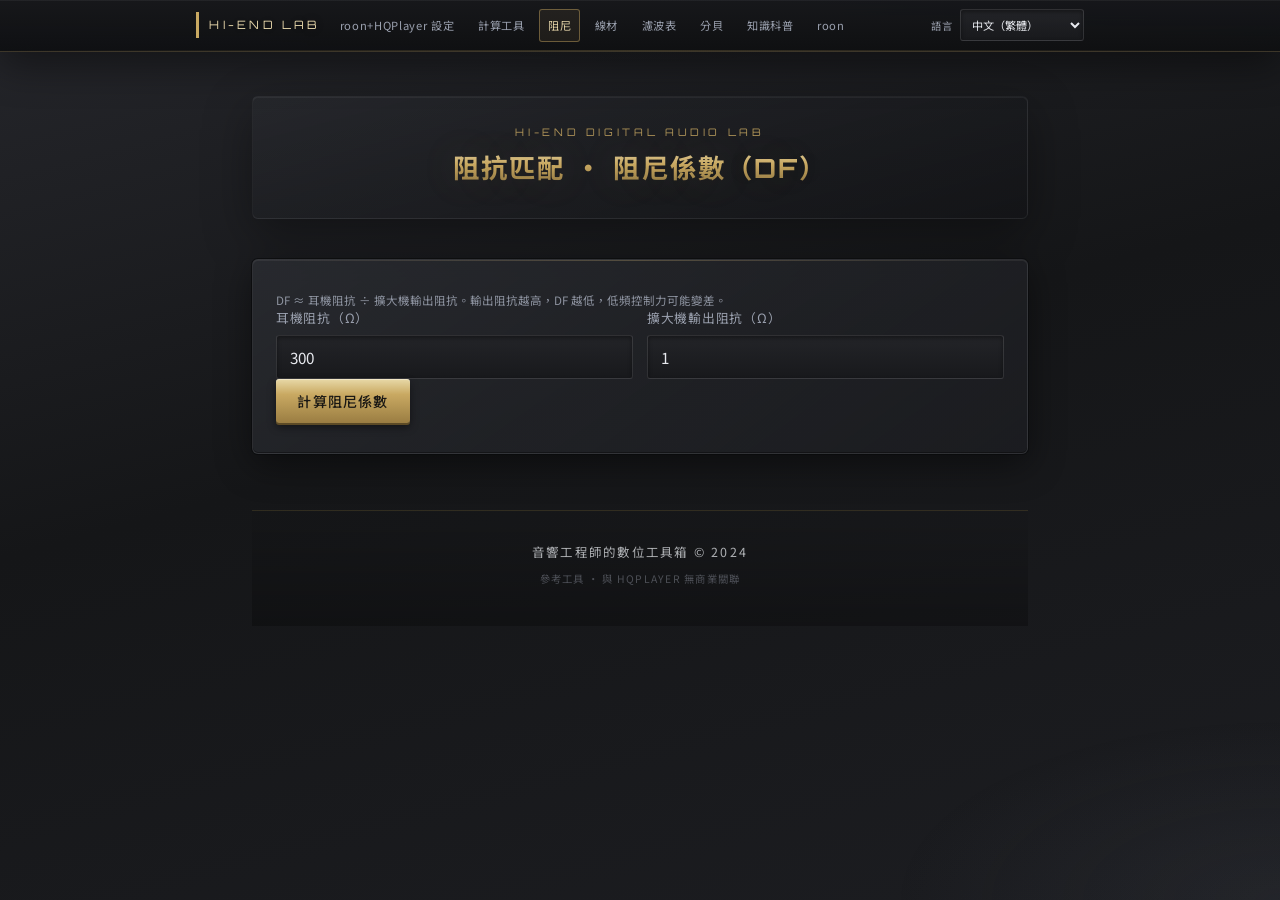
<file: damping.html>
<!DOCTYPE html>
<html lang="zh-Hant">
<head>
  <meta charset="UTF-8" />
  <meta name="viewport" content="width=device-width, initial-scale=1.0" />
  <title></title>
  <link rel="preconnect" href="https://fonts.googleapis.com" />
  <link rel="preconnect" href="https://fonts.gstatic.com" crossorigin />
  <link href="https://fonts.googleapis.com/css2?family=Noto+Sans:wght@400;500;700&family=Noto+Sans+JP:wght@400;500;700&family=Noto+Sans+SC:wght@400;500;700&family=Noto+Sans+TC:wght@400;500;700&family=Orbitron:wght@500;700&display=swap" rel="stylesheet" />
  <link rel="stylesheet" href="hiend-common.css" />
</head>
<body class="lang-zh-TW">
  <nav class="site-nav" aria-label="Primary navigation">
    <div class="site-nav-inner">
      <a class="nav-brand" href="index.html#top" id="nav-brand-text"></a>
      <div class="nav-links">
        <a href="roon-hqp-guide.html" id="nav-roon-hqp"></a>
        <a href="index.html#section-tools" id="nav-link-tools"></a>
        <a href="damping.html" id="nav-damping" class="is-current" aria-current="page"></a>
        <a href="cable.html" id="nav-cable"></a>
        <a href="hq-filters.html" id="nav-hq"></a>
        <a href="db.html" id="nav-db"></a>
        <a href="knowledge.html" id="nav-link-knowledge"></a>
        <a href="roon.html" id="nav-roon"></a>
      </div>
      <div class="nav-actions">
        <label for="lang-select" id="i18n-lang-label"></label>
        <select id="lang-select" aria-label="Language">
          <option value="en">English</option>
          <option value="ja">日本語</option>
          <option value="zh-CN">中文（简体）</option>
          <option value="zh-TW" selected>中文（繁體）</option>
        </select>
      </div>
    </div>
  </nav>

  <div class="wrap">
    <header class="page-section page-hero" id="top">
      <div class="brand-line" id="i18n-brand"></div>
      <h1 id="i18n-page-title"></h1>
    </header>

    <section class="panel tool-single page-section" aria-labelledby="i18n-page-title">
      <p class="hint" id="damping-hint"></p>
      <div class="calc-two-col">
        <div class="field">
          <label for="damping-hp-z" id="i18n-damping-hp-label"></label>
          <input type="number" id="damping-hp-z" min="0.1" step="0.1" value="300" inputmode="decimal" />
        </div>
        <div class="field">
          <label for="damping-amp-z" id="i18n-damping-amp-label"></label>
          <input type="number" id="damping-amp-z" min="0" step="0.01" value="1" inputmode="decimal" />
        </div>
      </div>
      <button type="button" class="btn-3d" id="btn-damping"></button>
      <div id="damping-result" class="result-block" hidden>
        <div class="result-value" id="damping-value"></div>
        <p class="result-note" id="damping-note"></p>
      </div>
    </section>
    <footer class="site-footer">
      <p class="footer-copy" id="i18n-footer-copy"></p>
      <p class="footer-note" id="i18n-footer-note"></p>
    </footer>
  </div>
  <script>
    (function () {

      var STORAGE_KEY = "hiend-audio-calc-lang";
      var DEFAULT_LANG = "zh-TW";
            var STRINGS = {
        en: {
          htmlLang: "en",
          docTitle: "Headphone damping factor · Hi-End Lab",
          langLabel: "Language",
          navBrandText: "Hi-End Lab",
          navTools: "Tools",
          navKnowledge: "Primer",
          navRoon: "roon",
          navRoonHqp: "Roon + HQPlayer setup",
          navDamping: "DF",
          navCable: "Cable",
          navHq: "Filters",
          navDb: "dB",
          brandLine: "Hi-End Digital Audio Lab",
          dampingTitle: "Headphone damping factor",
          footerCopy: "Sound Engineer’s Digital Toolbox © 2024",
          footerNote: "REFERENCE TOOL · NOT AFFILIATED WITH HQPLAYER",
          dampingHint: "DF ≈ Z<sub>headphone</sub> ÷ Z<sub>out(amp)</sub>. Higher amplifier output impedance lowers DF and can loosen bass control.",
          dampingHpLabel: "Headphone impedance (Ω)",
          dampingAmpLabel: "Amplifier output Z (Ω)",
          btnDamping: "Calculate DF",
          dampingIdealHtml: "DF → <strong>∞</strong> <span style=\"opacity:.75\">(ideal 0 Ω source)</span>",
          dampingResultHtml: function (df) {
            return "DF ≈ <strong>" + df.toFixed(2) + "</strong>";
          },
          dampingResultExplain: "Rule of thumb: DF > 8 is often cited as a usable minimum for driver control; many enthusiasts prefer higher values. Actual sound depends on the headphone motor & damping network.",
          errDamping: "Enter valid impedances (headphone > 0, output ≥ 0).",
        },
        ja: {
          htmlLang: "ja",
          docTitle: "ヘッドホン DF · Hi-End Lab",
          langLabel: "表示言語",
          navBrandText: "Hi-End Lab",
          navTools: "ツール",
          navKnowledge: "解説",
          navRoon: "roon",
          navRoonHqp: "Roon＋HQPlayer 設定",
          navDamping: "DF",
          navCable: "ケーブル",
          navHq: "フィルタ",
          navDb: "dB",
          brandLine: "Hi-End Digital Audio Lab",
          dampingTitle: "ヘッドホン・ダンピングファクター（DF）",
          footerCopy: "音響エンジニアのデジタル・ツールボックス © 2024",
          footerNote: "参考ツール · HQPLAYER 非関連",
          dampingHint: "DF ≈ Z<sub>ヘッドホン</sub> ÷ アンプの出力インピーダンス。出力 Z が高いほど DF は下がり、低音の制動が甘くなることがあります。",
          dampingHpLabel: "ヘッドホンインピーダンス（Ω）",
          dampingAmpLabel: "アンプ出力インピーダンス（Ω）",
          btnDamping: "DF を計算",
          dampingIdealHtml: "DF → <strong>∞</strong> <span style=\"opacity:.75\">（理想的 0 Ω ソース）</span>",
          dampingResultHtml: function (df) {
            return "DF ≈ <strong>" + df.toFixed(2) + "</strong>";
          },
          dampingResultExplain: "目安として DF＞8 などが語られることがありますが、実際の駆動はドライバ仕様次第です。",
          errDamping: "正しいインピーダンスを入力してください（ヘッドホンは正の値、出力は 0 以上）。",
        },
        "zh-CN": {
          htmlLang: "zh-Hans",
          docTitle: "耳机阻尼系数 · Hi-End Lab",
          langLabel: "语言",
          navBrandText: "Hi-End Lab",
          navTools: "计算工具",
          navKnowledge: "知识科普",
          navRoon: "roon",
          navRoonHqp: "roon+HQPlayer 设置",
          navDamping: "阻尼",
          navCable: "线材",
          navHq: "滤波表",
          navDb: "分贝",
          brandLine: "Hi-End Digital Audio Lab",
          dampingTitle: "阻抗匹配 · 阻尼系数（DF）",
          footerCopy: "音响工程师的数字工具箱 © 2024",
          footerNote: "参考工具 · 与 HQPLAYER 无关联",
          dampingHint: "DF ≈ 耳机阻抗 ÷ 放大器输出阻抗。输出阻抗越高，DF 越低，低频控制力可能变差。",
          dampingHpLabel: "耳机阻抗（Ω）",
          dampingAmpLabel: "放大器输出阻抗（Ω）",
          btnDamping: "计算阻尼系数",
          dampingIdealHtml: "DF → <strong>∞</strong> <span style=\"opacity:.75\">（理想 0 Ω 音源）</span>",
          dampingResultHtml: function (df) {
            return "DF ≈ <strong>" + df.toFixed(2) + "</strong>";
          },
          dampingResultExplain: "经验上常提到 DF＞8 等参考值，实际听感仍取决于耳机单元与阻尼网络。",
          errDamping: "请输入有效阻抗（耳机须为正数，输出须≥0）。",
        },
        "zh-TW": {
          htmlLang: "zh-Hant",
          docTitle: "阻尼係數 DF · Hi-End Lab",
          langLabel: "語言",
          navBrandText: "Hi-End Lab",
          navTools: "計算工具",
          navKnowledge: "知識科普",
          navRoon: "roon",
          navRoonHqp: "roon+HQPlayer 設定",
          navDamping: "阻尼",
          navCable: "線材",
          navHq: "濾波表",
          navDb: "分貝",
          brandLine: "Hi-End Digital Audio Lab",
          dampingTitle: "阻抗匹配 · 阻尼係數（DF）",
          footerCopy: "音響工程師的數位工具箱 © 2024",
          footerNote: "參考工具 · 與 HQPLAYER 無商業關聯",
          dampingHint: "DF ≈ 耳機阻抗 ÷ 擴大機輸出阻抗。輸出阻抗越高，DF 越低，低頻控制力可能變差。",
          dampingHpLabel: "耳機阻抗（Ω）",
          dampingAmpLabel: "擴大機輸出阻抗（Ω）",
          btnDamping: "計算阻尼係數",
          dampingIdealHtml: "DF → <strong>∞</strong> <span style=\"opacity:.75\">（理想 0 Ω 訊號源）</span>",
          dampingResultHtml: function (df) {
            return "DF ≈ <strong>" + df.toFixed(2) + "</strong>";
          },
          dampingResultExplain: "經驗上常聽到 DF＞8 等說法，實際聽感仍取決於單體與阻尼網路。",
          errDamping: "請輸入有效阻抗（耳機須為正數，輸出須≥0）。",
        },

      };
      function getStrings(lang) {
        return STRINGS[lang] || STRINGS[DEFAULT_LANG];
      }
      function setBodyLangClass(lang) {
        document.body.classList.remove("lang-en", "lang-ja", "lang-zh-CN", "lang-zh-TW");
        document.body.classList.add("lang-" + lang);
      }
      var langSelect = document.getElementById("lang-select");
      var currentLang = DEFAULT_LANG;

      function applyLocale(lang) {
        if (!STRINGS[lang]) lang = DEFAULT_LANG;
        currentLang = lang;
        setBodyLangClass(lang);
        document.documentElement.dir = "ltr";
        var L = getStrings(lang);
        document.documentElement.lang = L.htmlLang;
        document.title = L.docTitle;
        document.getElementById("nav-brand-text").textContent = L.navBrandText;
        document.getElementById("nav-roon-hqp").textContent = L.navRoonHqp;
        document.getElementById("nav-link-tools").textContent = L.navTools;
        document.getElementById("nav-link-knowledge").textContent = L.navKnowledge;
        document.getElementById("nav-roon").textContent = L.navRoon;
        document.getElementById("nav-damping").textContent = L.navDamping;
        document.getElementById("nav-cable").textContent = L.navCable;
        document.getElementById("nav-hq").textContent = L.navHq;
        document.getElementById("nav-db").textContent = L.navDb;
        document.getElementById("i18n-lang-label").textContent = L.langLabel;
        document.getElementById("i18n-brand").textContent = L.brandLine;
        document.getElementById("i18n-page-title").textContent = L.dampingTitle;
        document.getElementById("damping-hint").innerHTML = L.dampingHint;
        document.getElementById("i18n-damping-hp-label").textContent = L.dampingHpLabel;
        document.getElementById("i18n-damping-amp-label").textContent = L.dampingAmpLabel;
        document.getElementById("btn-damping").textContent = L.btnDamping;
        document.getElementById("i18n-footer-copy").textContent = L.footerCopy;
        document.getElementById("i18n-footer-note").textContent = L.footerNote;
        langSelect.value = lang;
        try {
          localStorage.setItem(STORAGE_KEY, lang);
        } catch (e) {}
      }

      document.getElementById("btn-damping").addEventListener("click", function () {
        var L = getStrings(currentLang);
        var zHp = parseFloat(document.getElementById("damping-hp-z").value, 10);
        var zAmp = parseFloat(document.getElementById("damping-amp-z").value, 10);
        var box = document.getElementById("damping-result");
        var valEl = document.getElementById("damping-value");
        var noteEl = document.getElementById("damping-note");
        if (Number.isNaN(zHp) || zHp <= 0 || Number.isNaN(zAmp) || zAmp < 0) {
          box.hidden = false;
          valEl.textContent = L.errDamping;
          valEl.style.color = "#c9a962";
          noteEl.textContent = "";
          return;
        }
        box.hidden = false;
        valEl.style.color = "";
        if (zAmp === 0) {
          valEl.innerHTML = L.dampingIdealHtml;
        } else {
          valEl.innerHTML = L.dampingResultHtml(zHp / zAmp);
        }
        noteEl.textContent = L.dampingResultExplain;
      });

      langSelect.addEventListener("change", function () {
        applyLocale(langSelect.value);
      });

      var initial = DEFAULT_LANG;
      try {
        var saved = localStorage.getItem(STORAGE_KEY);
        if (saved && STRINGS[saved]) initial = saved;
      } catch (e) {}
      applyLocale(initial);
    })();
  </script>
</body>
</html>
</file>
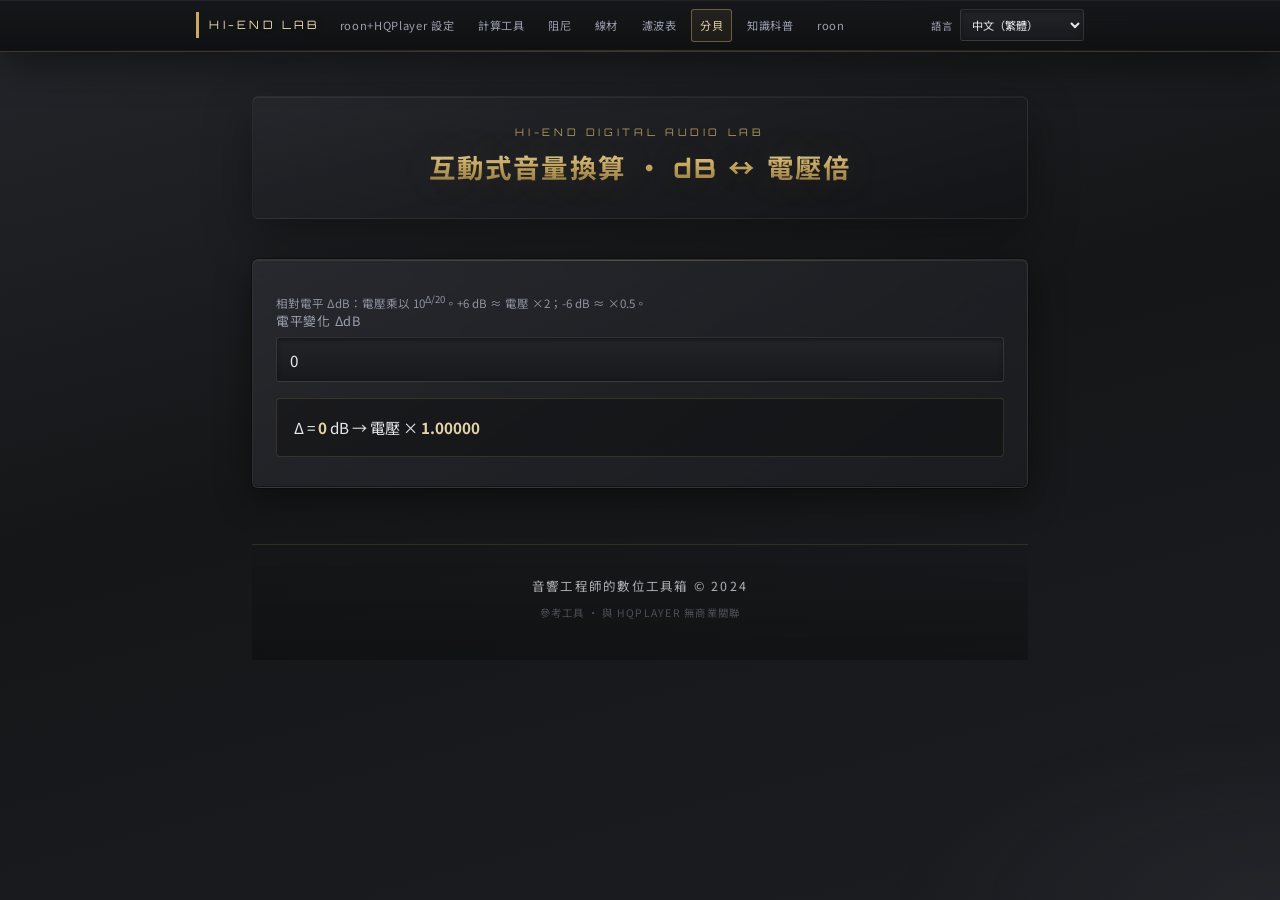
<file: db.html>
<!DOCTYPE html>
<html lang="zh-Hant">
<head>
  <meta charset="UTF-8" />
  <meta name="viewport" content="width=device-width, initial-scale=1.0" />
  <title></title>
  <link rel="preconnect" href="https://fonts.googleapis.com" />
  <link rel="preconnect" href="https://fonts.gstatic.com" crossorigin />
  <link href="https://fonts.googleapis.com/css2?family=Noto+Sans:wght@400;500;700&family=Noto+Sans+JP:wght@400;500;700&family=Noto+Sans+SC:wght@400;500;700&family=Noto+Sans+TC:wght@400;500;700&family=Orbitron:wght@500;700&display=swap" rel="stylesheet" />
  <link rel="stylesheet" href="hiend-common.css" />
</head>
<body class="lang-zh-TW">
  <nav class="site-nav" aria-label="Primary navigation">
    <div class="site-nav-inner">
      <a class="nav-brand" href="index.html#top" id="nav-brand-text"></a>
      <div class="nav-links">
        <a href="roon-hqp-guide.html" id="nav-roon-hqp"></a>
        <a href="index.html#section-tools" id="nav-link-tools"></a>
        <a href="damping.html" id="nav-damping"></a>
        <a href="cable.html" id="nav-cable"></a>
        <a href="hq-filters.html" id="nav-hq"></a>
        <a href="db.html" id="nav-db" class="is-current" aria-current="page"></a>
        <a href="knowledge.html" id="nav-link-knowledge"></a>
        <a href="roon.html" id="nav-roon"></a>
      </div>
      <div class="nav-actions">
        <label for="lang-select" id="i18n-lang-label"></label>
        <select id="lang-select" aria-label="Language">
          <option value="en">English</option>
          <option value="ja">日本語</option>
          <option value="zh-CN">中文（简体）</option>
          <option value="zh-TW" selected>中文（繁體）</option>
        </select>
      </div>
    </div>
  </nav>

  <div class="wrap">
    <header class="page-section page-hero" id="top">
      <div class="brand-line" id="i18n-brand"></div>
      <h1 id="i18n-page-title"></h1>
    </header>

    <section class="panel tool-single page-section" aria-labelledby="i18n-page-title">
      <p class="hint" id="db-hint"></p>
      <label for="db-input" id="i18n-db-label"></label>
      <input type="number" id="db-input" step="0.1" value="0" inputmode="decimal" />
      <div id="db-live-result" class="db-live-result" role="status" aria-live="polite"></div>
    </section>
    <footer class="site-footer">
      <p class="footer-copy" id="i18n-footer-copy"></p>
      <p class="footer-note" id="i18n-footer-note"></p>
    </footer>
  </div>
  <script>
    (function () {

      var STORAGE_KEY = "hiend-audio-calc-lang";
      var DEFAULT_LANG = "zh-TW";
            var STRINGS = {
        en: {
          htmlLang: "en",
          docTitle: "dB ↔ voltage ratio · Hi-End Lab",
          langLabel: "Language",
          navBrandText: "Hi-End Lab",
          navTools: "Tools",
          navKnowledge: "Primer",
          navRoon: "roon",
          navRoonHqp: "Roon + HQPlayer setup",
          navDamping: "DF",
          navCable: "Cable",
          navHq: "Filters",
          navDb: "dB",
          brandLine: "Hi-End Digital Audio Lab",
          dbTitle: "Interactive dB ↔ voltage ratio",
          footerCopy: "Sound Engineer’s Digital Toolbox © 2024",
          footerNote: "REFERENCE TOOL · NOT AFFILIATED WITH HQPLAYER",
          dbHint: "Relative level ΔdB multiplies amplitude by 10<sup>ΔdB/20</sup>. +6 dB ≈ ×2 voltage; −6 dB ≈ ×0.5.",
          dbLabel: "Level change ΔdB",
          dbResultHtml: function (ratio, db) {
            return (
              "Δ = <strong>" +
              db +
              "</strong> dB → voltage × <strong>" +
              ratio.toFixed(5) +
              "</strong> (amplitude ratio)"
            );
          },
          errDb: "Enter a valid number.",
        },
        ja: {
          htmlLang: "ja",
          docTitle: "dB と電圧倍率 · Hi-End Lab",
          langLabel: "表示言語",
          navBrandText: "Hi-End Lab",
          navTools: "ツール",
          navKnowledge: "解説",
          navRoon: "roon",
          navRoonHqp: "Roon＋HQPlayer 設定",
          navDamping: "DF",
          navCable: "ケーブル",
          navHq: "フィルタ",
          navDb: "dB",
          brandLine: "Hi-End Digital Audio Lab",
          dbTitle: "dB と電圧倍率（対話）",
          footerCopy: "音響エンジニアのデジタル・ツールボックス © 2024",
          footerNote: "参考ツール · HQPLAYER 非関連",
          dbHint: "ΔdB は振幅に 10<sup>Δ/20</sup> を乗じます。+6 dB ≒ 電圧 2 倍。",
          dbLabel: "レベル変化 ΔdB",
          dbResultHtml: function (ratio, db) {
            return (
              "Δ = <strong>" +
              db +
              "</strong> dB → 電圧 <strong>" +
              ratio.toFixed(5) +
              "</strong> 倍"
            );
          },
          errDb: "数値を入力してください。",
        },
        "zh-CN": {
          htmlLang: "zh-Hans",
          docTitle: "分贝与电压倍数 · Hi-End Lab",
          langLabel: "语言",
          navBrandText: "Hi-End Lab",
          navTools: "计算工具",
          navKnowledge: "知识科普",
          navRoon: "roon",
          navRoonHqp: "roon+HQPlayer 设置",
          navDamping: "阻尼",
          navCable: "线材",
          navHq: "滤波表",
          navDb: "分贝",
          brandLine: "Hi-End Digital Audio Lab",
          dbTitle: "交互式音量换算 · dB ↔ 电压倍",
          footerCopy: "音响工程师的数字工具箱 © 2024",
          footerNote: "参考工具 · 与 HQPLAYER 无关联",
          dbHint: "相对电平 ΔdB：电压乘以 10<sup>Δ/20</sup>。+6 dB ≈ 电压 ×2；-6 dB ≈ ×0.5。",
          dbLabel: "电平变化 ΔdB",
          dbResultHtml: function (ratio, db) {
            return (
              "Δ = <strong>" +
              db +
              "</strong> dB → 电压 × <strong>" +
              ratio.toFixed(5) +
              "</strong>"
            );
          },
          errDb: "请输入有效数字。",
        },
        "zh-TW": {
          htmlLang: "zh-Hant",
          docTitle: "分貝與電壓倍數 · Hi-End Lab",
          langLabel: "語言",
          navBrandText: "Hi-End Lab",
          navTools: "計算工具",
          navKnowledge: "知識科普",
          navRoon: "roon",
          navRoonHqp: "roon+HQPlayer 設定",
          navDamping: "阻尼",
          navCable: "線材",
          navHq: "濾波表",
          navDb: "分貝",
          brandLine: "Hi-End Digital Audio Lab",
          dbTitle: "互動式音量換算 · dB ↔ 電壓倍",
          footerCopy: "音響工程師的數位工具箱 © 2024",
          footerNote: "參考工具 · 與 HQPLAYER 無商業關聯",
          dbHint: "相對電平 ΔdB：電壓乘以 10<sup>Δ/20</sup>。+6 dB ≈ 電壓 ×2；-6 dB ≈ ×0.5。",
          dbLabel: "電平變化 ΔdB",
          dbResultHtml: function (ratio, db) {
            return (
              "Δ = <strong>" +
              db +
              "</strong> dB → 電壓 × <strong>" +
              ratio.toFixed(5) +
              "</strong>"
            );
          },
          errDb: "請輸入有效數字。",
        },

      };
      function getStrings(lang) {
        return STRINGS[lang] || STRINGS[DEFAULT_LANG];
      }
      function setBodyLangClass(lang) {
        document.body.classList.remove("lang-en", "lang-ja", "lang-zh-CN", "lang-zh-TW");
        document.body.classList.add("lang-" + lang);
      }
      var langSelect = document.getElementById("lang-select");
      var currentLang = DEFAULT_LANG;

      function refreshDb() {
        var L = getStrings(currentLang);
        var inp = document.getElementById("db-input");
        var out = document.getElementById("db-live-result");
        if (!inp.value.trim()) {
          out.innerHTML = "";
          return;
        }
        var db = parseFloat(inp.value, 10);
        if (Number.isNaN(db)) {
          out.textContent = L.errDb;
          return;
        }
        var ratio = Math.pow(10, db / 20);
        out.innerHTML = L.dbResultHtml(ratio, db);
      }

      function applyLocale(lang) {
        if (!STRINGS[lang]) lang = DEFAULT_LANG;
        currentLang = lang;
        setBodyLangClass(lang);
        document.documentElement.dir = "ltr";
        var L = getStrings(lang);
        document.documentElement.lang = L.htmlLang;
        document.title = L.docTitle;
        document.getElementById("nav-brand-text").textContent = L.navBrandText;
        document.getElementById("nav-roon-hqp").textContent = L.navRoonHqp;
        document.getElementById("nav-link-tools").textContent = L.navTools;
        document.getElementById("nav-link-knowledge").textContent = L.navKnowledge;
        document.getElementById("nav-roon").textContent = L.navRoon;
        document.getElementById("nav-damping").textContent = L.navDamping;
        document.getElementById("nav-cable").textContent = L.navCable;
        document.getElementById("nav-hq").textContent = L.navHq;
        document.getElementById("nav-db").textContent = L.navDb;
        document.getElementById("i18n-lang-label").textContent = L.langLabel;
        document.getElementById("i18n-brand").textContent = L.brandLine;
        document.getElementById("i18n-page-title").textContent = L.dbTitle;
        document.getElementById("db-hint").innerHTML = L.dbHint;
        document.getElementById("i18n-db-label").textContent = L.dbLabel;
        document.getElementById("i18n-footer-copy").textContent = L.footerCopy;
        document.getElementById("i18n-footer-note").textContent = L.footerNote;
        langSelect.value = lang;
        try {
          localStorage.setItem(STORAGE_KEY, lang);
        } catch (e) {}
        refreshDb();
      }

      document.getElementById("db-input").addEventListener("input", refreshDb);
      document.getElementById("db-input").addEventListener("change", refreshDb);

      langSelect.addEventListener("change", function () {
        applyLocale(langSelect.value);
      });

      var initial = DEFAULT_LANG;
      try {
        var saved = localStorage.getItem(STORAGE_KEY);
        if (saved && STRINGS[saved]) initial = saved;
      } catch (e) {}
      applyLocale(initial);
    })();
  </script>
</body>
</html>
</file>
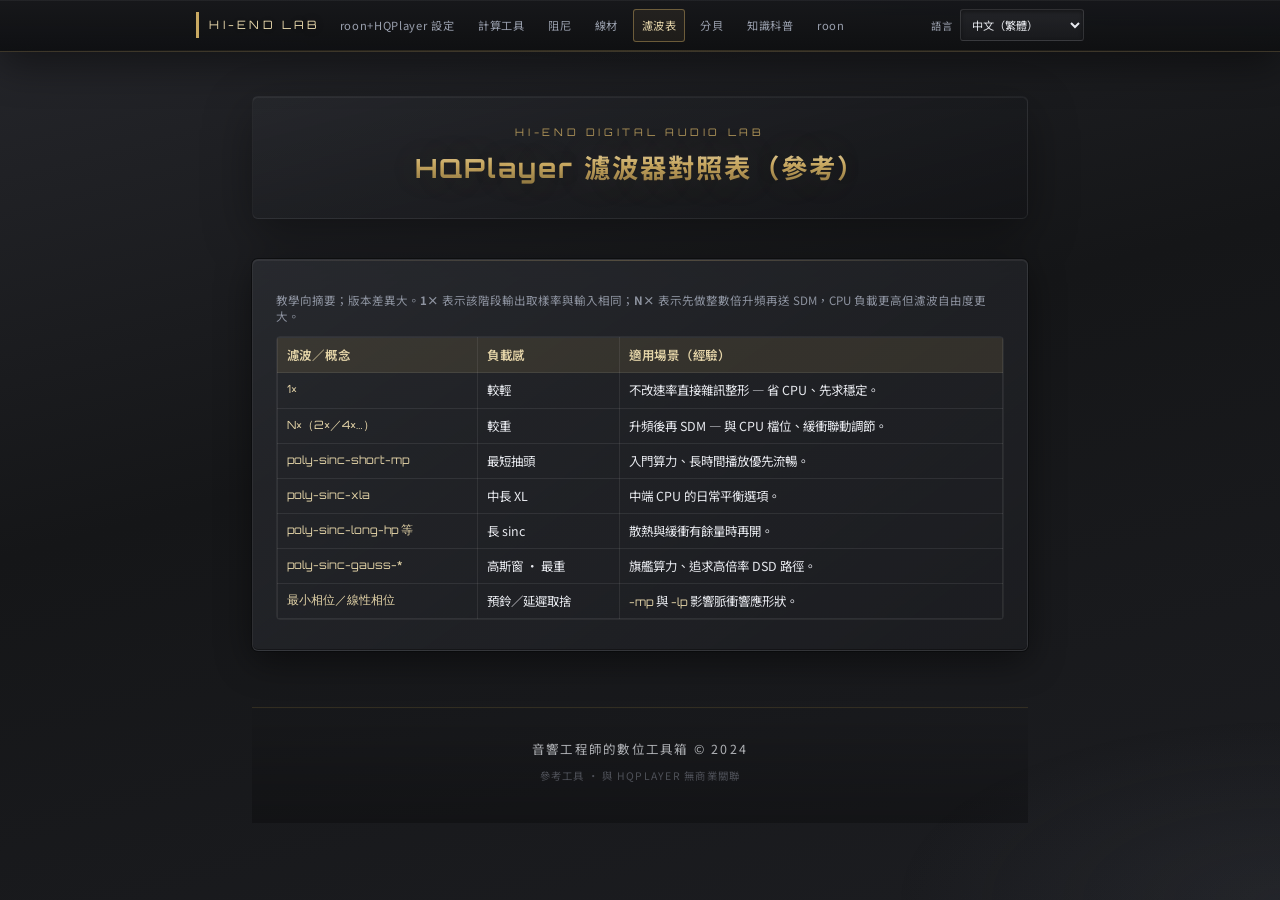
<file: hq-filters.html>
<!DOCTYPE html>
<html lang="zh-Hant">
<head>
  <meta charset="UTF-8" />
  <meta name="viewport" content="width=device-width, initial-scale=1.0" />
  <title></title>
  <link rel="preconnect" href="https://fonts.googleapis.com" />
  <link rel="preconnect" href="https://fonts.gstatic.com" crossorigin />
  <link href="https://fonts.googleapis.com/css2?family=Noto+Sans:wght@400;500;700&family=Noto+Sans+JP:wght@400;500;700&family=Noto+Sans+SC:wght@400;500;700&family=Noto+Sans+TC:wght@400;500;700&family=Orbitron:wght@500;700&display=swap" rel="stylesheet" />
  <link rel="stylesheet" href="hiend-common.css" />
</head>
<body class="lang-zh-TW">
  <nav class="site-nav" aria-label="Primary navigation">
    <div class="site-nav-inner">
      <a class="nav-brand" href="index.html#top" id="nav-brand-text"></a>
      <div class="nav-links">
        <a href="roon-hqp-guide.html" id="nav-roon-hqp"></a>
        <a href="index.html#section-tools" id="nav-link-tools"></a>
        <a href="damping.html" id="nav-damping"></a>
        <a href="cable.html" id="nav-cable"></a>
        <a href="hq-filters.html" id="nav-hq" class="is-current" aria-current="page"></a>
        <a href="db.html" id="nav-db"></a>
        <a href="knowledge.html" id="nav-link-knowledge"></a>
        <a href="roon.html" id="nav-roon"></a>
      </div>
      <div class="nav-actions">
        <label for="lang-select" id="i18n-lang-label"></label>
        <select id="lang-select" aria-label="Language">
          <option value="en">English</option>
          <option value="ja">日本語</option>
          <option value="zh-CN">中文（简体）</option>
          <option value="zh-TW" selected>中文（繁體）</option>
        </select>
      </div>
    </div>
  </nav>

  <div class="wrap">
    <header class="page-section page-hero" id="top">
      <div class="brand-line" id="i18n-brand"></div>
      <h1 id="i18n-page-title"></h1>
    </header>

    <section class="panel tool-single page-section" aria-labelledby="i18n-page-title">
      <p class="hint" id="hq-filter-intro"></p>
      <div class="hq-table-wrap" id="hq-filter-table-wrap"></div>
    </section>
    <footer class="site-footer">
      <p class="footer-copy" id="i18n-footer-copy"></p>
      <p class="footer-note" id="i18n-footer-note"></p>
    </footer>
  </div>
  <script>
    (function () {

      var STORAGE_KEY = "hiend-audio-calc-lang";
      var DEFAULT_LANG = "zh-TW";
            var STRINGS = {
        en: {
          htmlLang: "en",
          docTitle: "HQPlayer filter comparison · Hi-End Lab",
          langLabel: "Language",
          navBrandText: "Hi-End Lab",
          navTools: "Tools",
          navKnowledge: "Primer",
          navRoon: "roon",
          navRoonHqp: "Roon + HQPlayer setup",
          navDamping: "DF",
          navCable: "Cable",
          navHq: "Filters",
          navDb: "dB",
          brandLine: "Hi-End Digital Audio Lab",
          hqFilterTitle: "HQPlayer filter comparison (reference)",
          footerCopy: "Sound Engineer’s Digital Toolbox © 2024",
          footerNote: "REFERENCE TOOL · NOT AFFILIATED WITH HQPLAYER",
          hqFilterIntro: "Educational overview — builds differ. Suffixes such as <code>-mp</code> (minimum phase) vs <code>-lp</code> (linear phase) change ringing vs latency. <strong>1×</strong> = output rate equals input rate for that conversion stage; <strong>N×</strong> = integer upsampling (2×/4×/…) before SDM, heavier CPU but more freedom for the sinc stages.",
          hqFilterTableHtml: "<table class=\"hq-compare-table\"><thead><tr><th scope=\"col\">Filter / concept</th><th scope=\"col\">CPU / rate feel</th><th scope=\"col\">Typical scenario</th></tr></thead><tbody><tr><td><code>1×</code> processing</td><td>Lighter interpolation load</td><td>When you keep PCM/DSD rate unchanged before SDM — good for CPU headroom checks.</td></tr><tr><td><code>N×</code> (2×/4×/…)</td><td>Heavier; enables sharper reconstruction</td><td>Upsampling prior to noise shaping — pair tap length with your CPU tier.</td></tr><tr><td><code>poly-sinc-short-mp</code></td><td>Short taps · lowest load</td><td>Laptops / entry CPUs; prioritize dropout‑free playback.</td></tr><tr><td><code>poly-sinc-xla</code></td><td>Medium‑long XL window</td><td>Balanced daily driver on mid‑tier CPUs.</td></tr><tr><td><code>poly-sinc-long-hp</code> / long variants</td><td>Long sinc · cleaner HF roll‑off</td><td>When thermals & buffers allow longer convolution.</td></tr><tr><td><code>poly-sinc-gauss-*</code> family</td><td>Gaussian‑weighted sinc · heaviest</td><td>High‑end PCs / Apple Silicon — chase maximum finesse at DSD512 class targets.</td></tr><tr><td>Minimum vs linear phase</td><td>Latency / pre‑ringing trade‑offs</td><td><code>-mp</code> trades pre‑ring for impulse asymmetry; <code>-lp</code> keeps symmetric impulse at cost of latency.</td></tr></tbody></table>",
        },
        ja: {
          htmlLang: "ja",
          docTitle: "HQPlayer フィルタ対照 · Hi-End Lab",
          langLabel: "表示言語",
          navBrandText: "Hi-End Lab",
          navTools: "ツール",
          navKnowledge: "解説",
          navRoon: "roon",
          navRoonHqp: "Roon＋HQPlayer 設定",
          navDamping: "DF",
          navCable: "ケーブル",
          navHq: "フィルタ",
          navDb: "dB",
          brandLine: "Hi-End Digital Audio Lab",
          hqFilterTitle: "HQPlayer フィルタ対照（参考）",
          footerCopy: "音響エンジニアのデジタル・ツールボックス © 2024",
          footerNote: "参考ツール · HQPLAYER 非関連",
          hqFilterIntro: "概要のみ — ビルドにより名称が異なります。<strong>1×</strong> は出力レートが入力と同段の処理、<strong>N×</strong> は整数アップサンプル後に SDM へ送る重い経路です。",
          hqFilterTableHtml: "<table class=\"hq-compare-table\"><thead><tr><th scope=\"col\">フィルタ／概念</th><th scope=\"col\">負荷感</th><th scope=\"col\">用途イメージ</th></tr></thead><tbody><tr><td><code>1×</code></td><td>軽め</td><td>レートを変えず SDM へ — CPU に余裕を確認。</td></tr><tr><td><code>N×</code>（2×/4×…）</td><td>重い</td><td>アップサンプル後にノイズシェイピング — タップ長と CPU をセットで調整。</td></tr><tr><td><code>poly-sinc-short-mp</code></td><td>最短タップ</td><td>エントリー機／安定再生優先。</td></tr><tr><td><code>poly-sinc-xla</code></td><td>中〜長 XL</td><td>ミドル帯のバランス設定。</td></tr><tr><td><code>poly-sinc-long-hp</code> 系</td><td>長い sinc</td><td>熱・バッファに余裕があるとき。</td></tr><tr><td><code>poly-sinc-gauss-*</code></td><td>ガウス系 · 最重負荷</td><td>ハイエンド CPU で DSD 高倍率を狙うとき。</td></tr><tr><td>最小位相／線形位相</td><td>遅延・プリリンギングのトレード</td><td><code>-mp</code> と <code>-lp</code> でインパルス特性が変わります。</td></tr></tbody></table>",
        },
        "zh-CN": {
          htmlLang: "zh-Hans",
          docTitle: "HQPlayer 滤波对照 · Hi-End Lab",
          langLabel: "语言",
          navBrandText: "Hi-End Lab",
          navTools: "计算工具",
          navKnowledge: "知识科普",
          navRoon: "roon",
          navRoonHqp: "roon+HQPlayer 设置",
          navDamping: "阻尼",
          navCable: "线材",
          navHq: "滤波表",
          navDb: "分贝",
          brandLine: "Hi-End Digital Audio Lab",
          hqFilterTitle: "HQPlayer 滤波器对照表（参考）",
          footerCopy: "音响工程师的数字工具箱 © 2024",
          footerNote: "参考工具 · 与 HQPLAYER 无关联",
          hqFilterIntro: "教学向摘要；版本差异大。<strong>1×</strong> 表示该阶段输出采样率与输入相同；<strong>N×</strong> 表示先做整数倍升频再送 SDM，CPU 负载更高但滤波自由度更大。",
          hqFilterTableHtml: "<table class=\"hq-compare-table\"><thead><tr><th scope=\"col\">滤波／概念</th><th scope=\"col\">负载感</th><th scope=\"col\">适用场景（经验）</th></tr></thead><tbody><tr><td><code>1×</code></td><td>较轻</td><td>不改速率直接噪声整形 — 省 CPU、先求稳定。</td></tr><tr><td><code>N×</code>（2×／4×…）</td><td>较重</td><td>升频后再 SDM — 与 CPU 档位、缓冲联动调节。</td></tr><tr><td><code>poly-sinc-short-mp</code></td><td>最短抽头</td><td>入门算力、长时间播放优先流畅。</td></tr><tr><td><code>poly-sinc-xla</code></td><td>中长 XL</td><td>中端 CPU 的日常平衡选项。</td></tr><tr><td><code>poly-sinc-long-hp</code> 等</td><td>长 sinc</td><td>散热与缓冲有余量时再开。</td></tr><tr><td><code>poly-sinc-gauss-*</code></td><td>高斯窗 · 最重</td><td>旗舰算力、追求高倍率 DSD 路径。</td></tr><tr><td>最小相位／线性相位</td><td>预铃／延迟取舍</td><td><code>-mp</code> 与 <code>-lp</code> 影响脉冲响应形状。</td></tr></tbody></table>",
        },
        "zh-TW": {
          htmlLang: "zh-Hant",
          docTitle: "HQPlayer 濾波對照 · Hi-End Lab",
          langLabel: "語言",
          navBrandText: "Hi-End Lab",
          navTools: "計算工具",
          navKnowledge: "知識科普",
          navRoon: "roon",
          navRoonHqp: "roon+HQPlayer 設定",
          navDamping: "阻尼",
          navCable: "線材",
          navHq: "濾波表",
          navDb: "分貝",
          brandLine: "Hi-End Digital Audio Lab",
          hqFilterTitle: "HQPlayer 濾波器對照表（參考）",
          footerCopy: "音響工程師的數位工具箱 © 2024",
          footerNote: "參考工具 · 與 HQPLAYER 無商業關聯",
          hqFilterIntro: "教學向摘要；版本差異大。<strong>1×</strong> 表示該階段輸出取樣率與輸入相同；<strong>N×</strong> 表示先做整數倍升頻再送 SDM，CPU 負載更高但濾波自由度更大。",
          hqFilterTableHtml: "<table class=\"hq-compare-table\"><thead><tr><th scope=\"col\">濾波／概念</th><th scope=\"col\">負載感</th><th scope=\"col\">適用場景（經驗）</th></tr></thead><tbody><tr><td><code>1×</code></td><td>較輕</td><td>不改速率直接雜訊整形 — 省 CPU、先求穩定。</td></tr><tr><td><code>N×</code>（2×／4×…）</td><td>較重</td><td>升頻後再 SDM — 與 CPU 檔位、緩衝聯動調節。</td></tr><tr><td><code>poly-sinc-short-mp</code></td><td>最短抽頭</td><td>入門算力、長時間播放優先流暢。</td></tr><tr><td><code>poly-sinc-xla</code></td><td>中長 XL</td><td>中端 CPU 的日常平衡選項。</td></tr><tr><td><code>poly-sinc-long-hp</code> 等</td><td>長 sinc</td><td>散熱與緩衝有餘量時再開。</td></tr><tr><td><code>poly-sinc-gauss-*</code></td><td>高斯窗 · 最重</td><td>旗艦算力、追求高倍率 DSD 路徑。</td></tr><tr><td>最小相位／線性相位</td><td>預鈴／延遲取捨</td><td><code>-mp</code> 與 <code>-lp</code> 影響脈衝響應形狀。</td></tr></tbody></table>",
        },

      };
      function getStrings(lang) {
        return STRINGS[lang] || STRINGS[DEFAULT_LANG];
      }
      function setBodyLangClass(lang) {
        document.body.classList.remove("lang-en", "lang-ja", "lang-zh-CN", "lang-zh-TW");
        document.body.classList.add("lang-" + lang);
      }
      var langSelect = document.getElementById("lang-select");
      var currentLang = DEFAULT_LANG;

      function applyLocale(lang) {
        if (!STRINGS[lang]) lang = DEFAULT_LANG;
        currentLang = lang;
        setBodyLangClass(lang);
        document.documentElement.dir = "ltr";
        var L = getStrings(lang);
        document.documentElement.lang = L.htmlLang;
        document.title = L.docTitle;
        document.getElementById("nav-brand-text").textContent = L.navBrandText;
        document.getElementById("nav-roon-hqp").textContent = L.navRoonHqp;
        document.getElementById("nav-link-tools").textContent = L.navTools;
        document.getElementById("nav-link-knowledge").textContent = L.navKnowledge;
        document.getElementById("nav-roon").textContent = L.navRoon;
        document.getElementById("nav-damping").textContent = L.navDamping;
        document.getElementById("nav-cable").textContent = L.navCable;
        document.getElementById("nav-hq").textContent = L.navHq;
        document.getElementById("nav-db").textContent = L.navDb;
        document.getElementById("i18n-lang-label").textContent = L.langLabel;
        document.getElementById("i18n-brand").textContent = L.brandLine;
        document.getElementById("i18n-page-title").textContent = L.hqFilterTitle;
        document.getElementById("hq-filter-intro").innerHTML = L.hqFilterIntro;
        document.getElementById("hq-filter-table-wrap").innerHTML = L.hqFilterTableHtml;
        document.getElementById("i18n-footer-copy").textContent = L.footerCopy;
        document.getElementById("i18n-footer-note").textContent = L.footerNote;
        langSelect.value = lang;
        try {
          localStorage.setItem(STORAGE_KEY, lang);
        } catch (e) {}
      }

      langSelect.addEventListener("change", function () {
        applyLocale(langSelect.value);
      });

      var initial = DEFAULT_LANG;
      try {
        var saved = localStorage.getItem(STORAGE_KEY);
        if (saved && STRINGS[saved]) initial = saved;
      } catch (e) {}
      applyLocale(initial);
    })();
  </script>
</body>
</html>
</file>
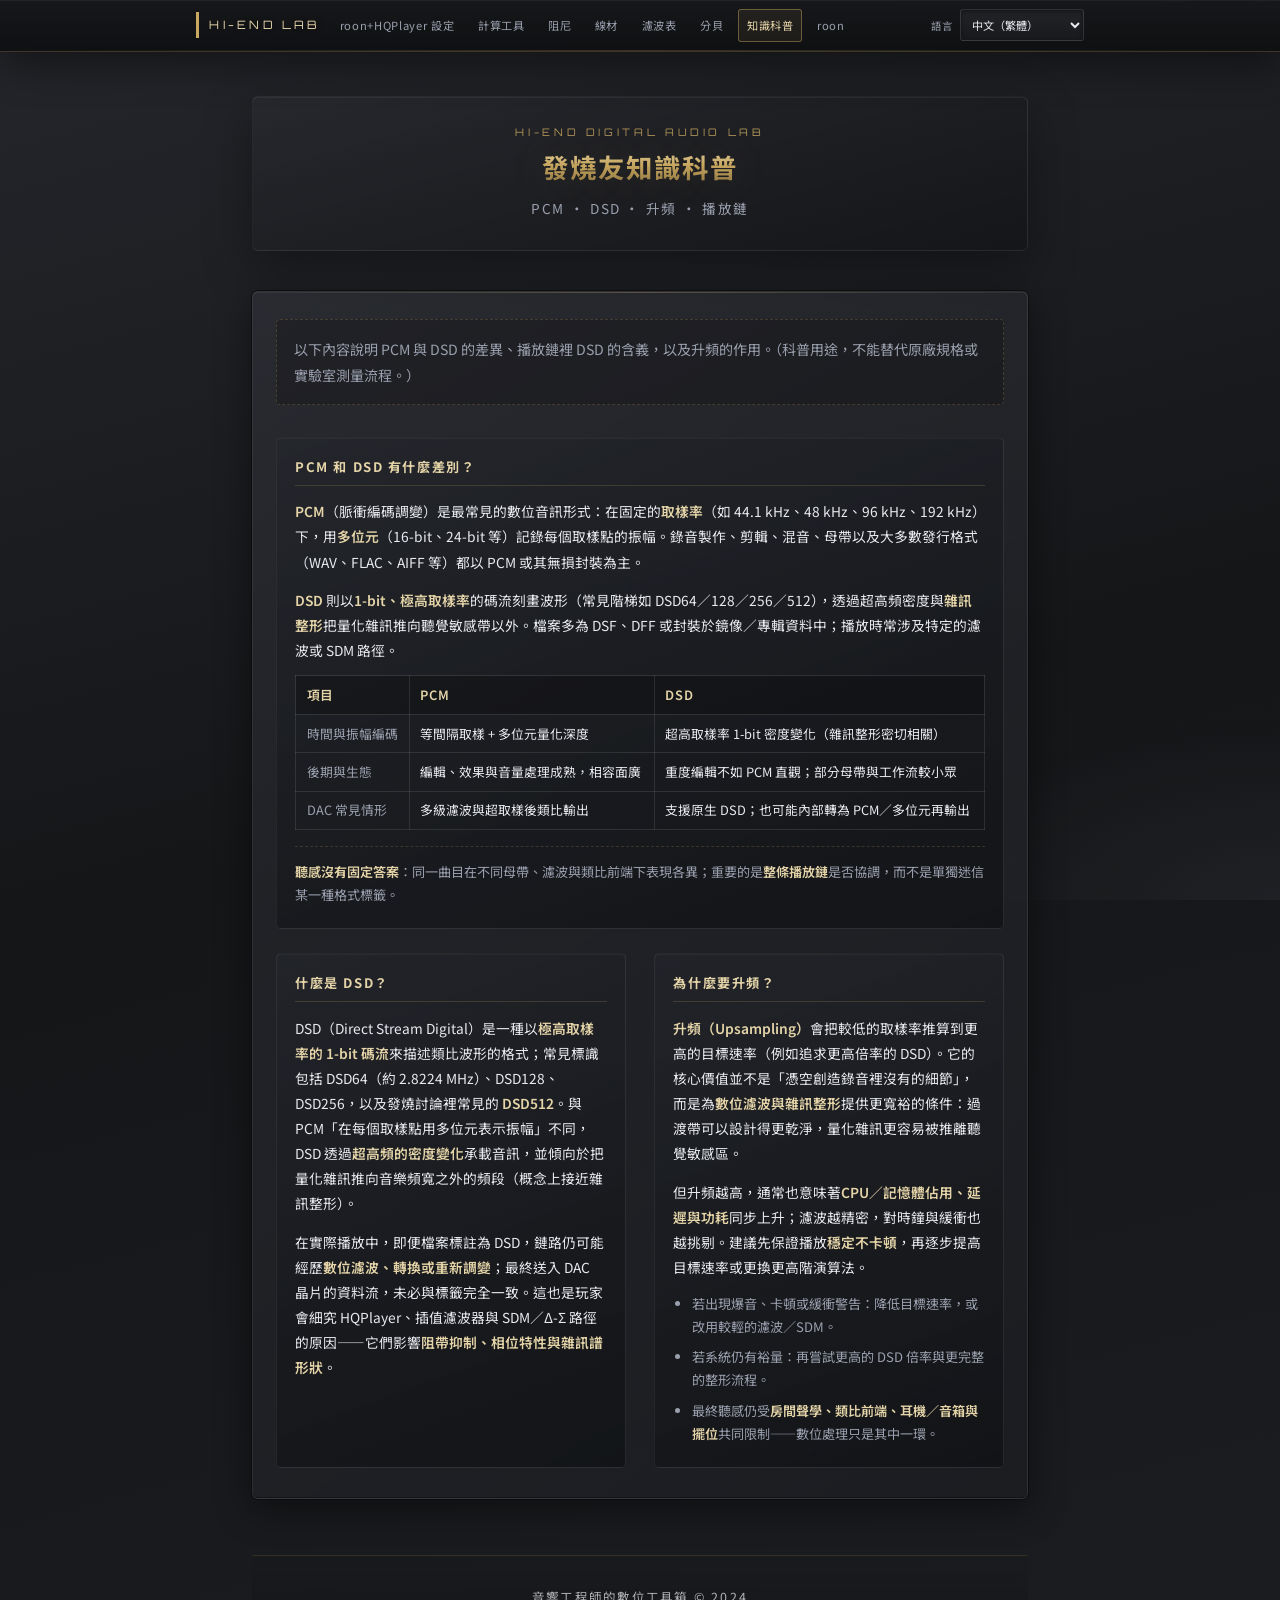
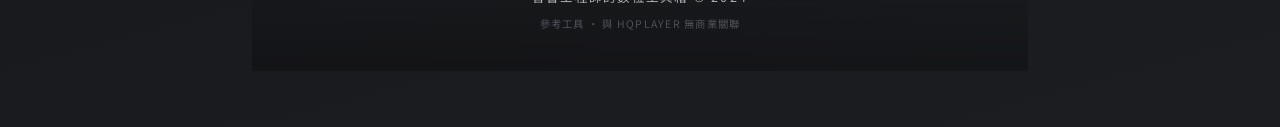
<file: knowledge.html>
<!DOCTYPE html>
<html lang="zh-Hant">
<head>
  <meta charset="UTF-8" />
  <meta name="viewport" content="width=device-width, initial-scale=1.0" />
  <title>發燒友知識科普</title>
  <link rel="preconnect" href="https://fonts.googleapis.com" />
  <link rel="preconnect" href="https://fonts.gstatic.com" crossorigin />
  <link href="https://fonts.googleapis.com/css2?family=Noto+Sans:wght@400;500;700&family=Noto+Sans+JP:wght@400;500;700&family=Noto+Sans+SC:wght@400;500;700&family=Noto+Sans+TC:wght@400;500;700&family=Orbitron:wght@500;700&display=swap" rel="stylesheet" />
  <link rel="stylesheet" href="hiend-common.css" />
  <style>
    .knowledge-panel .edu-lead {
      font-size: 0.88rem;
      line-height: 1.85;
      color: var(--text-muted);
      margin-bottom: 2rem;
      padding: 1rem 1.1rem;
      border-radius: 4px;
      border: 1px dashed rgba(201, 169, 98, 0.22);
      background: rgba(0, 0, 0, 0.2);
    }

    .edu-grid {
      display: grid;
      grid-template-columns: 1fr;
      gap: 1.75rem;
    }

    @media (min-width: 720px) {
      .edu-grid {
        grid-template-columns: 1fr 1fr;
        gap: 1.5rem 1.75rem;
      }
    }

    .edu-card--wide {
      grid-column: 1 / -1;
    }

    .edu-table-wrap {
      overflow-x: auto;
      margin-top: 0.75rem;
      -webkit-overflow-scrolling: touch;
    }

    .edu-compare {
      width: 100%;
      min-width: 280px;
      border-collapse: collapse;
      font-size: 0.8rem;
      line-height: 1.55;
    }

    .edu-compare th,
    .edu-compare td {
      border: 1px solid rgba(255, 255, 255, 0.1);
      padding: 0.55rem 0.65rem;
      text-align: left;
      vertical-align: top;
    }

    .edu-compare thead th {
      color: var(--gold-bright);
      font-weight: 600;
      letter-spacing: 0.06em;
      background: rgba(0, 0, 0, 0.25);
    }

    .edu-compare tbody td:first-child {
      color: var(--text-muted);
    }

    .edu-note {
      margin-top: 1rem;
      padding-top: 0.85rem;
      border-top: 1px dashed rgba(201, 169, 98, 0.2);
      font-size: 0.82rem;
      line-height: 1.75;
      color: var(--text-muted);
    }

    .edu-card {
      padding: 1.2rem 1.15rem 1.35rem;
      border-radius: 5px;
      border: 1px solid rgba(255, 255, 255, 0.07);
      background:
        linear-gradient(160deg, rgba(36, 38, 44, 0.65) 0%, rgba(18, 19, 22, 0.85) 100%);
      box-shadow: inset 0 1px 0 rgba(255, 255, 255, 0.04);
    }

    .edu-card h3 {
      font-size: 0.82rem;
      font-weight: 700;
      letter-spacing: 0.12em;
      color: var(--gold-bright);
      margin-bottom: 0.85rem;
      padding-bottom: 0.55rem;
      border-bottom: 1px solid rgba(201, 169, 98, 0.2);
    }

    .edu-card .edu-body {
      font-size: 0.86rem;
      line-height: 1.82;
      color: var(--text-silver);
    }

    .edu-card .edu-body p + p {
      margin-top: 0.85rem;
    }

    .edu-card .edu-body strong {
      color: var(--gold-bright);
      font-weight: 600;
    }

    .edu-list {
      margin-top: 0.85rem;
      padding-left: 1.15rem;
      color: var(--text-muted);
      font-size: 0.82rem;
      line-height: 1.75;
    }

    .edu-list li + li {
      margin-top: 0.45rem;
    }

  </style>
</head>
<body class="lang-zh-TW">
  <nav class="site-nav" aria-label="Primary navigation">
    <div class="site-nav-inner">
      <a class="nav-brand" href="index.html#top" id="nav-brand-text">Hi-End Lab</a>
      <div class="nav-links">
        <a href="roon-hqp-guide.html" id="nav-roon-hqp"></a>
        <a href="index.html#section-tools" id="nav-link-tools"></a>
        <a href="damping.html" id="nav-damping"></a>
        <a href="cable.html" id="nav-cable"></a>
        <a href="hq-filters.html" id="nav-hq"></a>
        <a href="db.html" id="nav-db"></a>
        <a href="knowledge.html" class="is-current" id="nav-link-knowledge" aria-current="page"></a>
        <a href="roon.html" id="nav-roon"></a>
      </div>
      <div class="nav-actions">
        <label for="lang-select" id="i18n-lang-label"></label>
        <select id="lang-select" aria-label="Language">
          <option value="en">English</option>
          <option value="ja">日本語</option>
          <option value="zh-CN">中文（简体）</option>
          <option value="zh-TW" selected>中文（繁體）</option>
        </select>
      </div>
    </div>
  </nav>

  <div class="wrap">
    <header class="page-section page-hero" id="top">
      <div class="brand-line" id="i18n-brand">Hi-End Digital Audio Lab</div>
      <h1 id="i18n-page-title">發燒友知識科普</h1>
      <p class="subtitle" id="i18n-subtitle"></p>
    </header>

    <section class="panel knowledge-panel page-section" aria-labelledby="i18n-page-title">
      <p class="edu-lead" id="edu-lead"></p>
      <div class="edu-grid">
        <article class="edu-card edu-card--wide">
          <h3 id="edu-pcm-heading"></h3>
          <div class="edu-body" id="edu-pcm-body"></div>
        </article>
        <article class="edu-card">
          <h3 id="edu-dsd-heading"></h3>
          <div class="edu-body" id="edu-dsd-body"></div>
        </article>
        <article class="edu-card">
          <h3 id="edu-ups-heading"></h3>
          <div class="edu-body" id="edu-ups-body"></div>
        </article>
      </div>
    </section>

    <footer class="site-footer">
      <p class="footer-copy" id="i18n-footer-copy">音響工程師的數位工具箱 © 2024</p>
      <p class="footer-note" id="i18n-footer-note">REFERENCE TOOL · NOT AFFILIATED WITH HQPLAYER</p>
    </footer>
  </div>

  <script>
    (function () {
      var STORAGE_KEY = "hiend-audio-calc-lang";
      var DEFAULT_LANG = "zh-TW";

      var STRINGS = {
        en: {
          htmlLang: "en",
          docTitle: "Audiophile Primer · PCM, DSD & Upsampling",
          langLabel: "Language",
          navBrandText: "Hi-End Lab",
          navTools: "Tools",
          navKnowledge: "Primer",
          navRoon: "roon",
          navRoonHqp: "Roon + HQPlayer setup",
          navDamping: "DF",
          navCable: "Cable",
          navHq: "Filters",
          navDb: "dB",
          brandLine: "Hi-End Digital Audio Lab",
          pageTitle: "Audiophile Primer",
          subtitle: "PCM · DSD · Upsampling · Playback chain",
          eduLead:
            "Conceptual notes on PCM vs DSD, what DSD means in a playback chain, and why upsampling matters—education only; not a substitute for vendor specs or lab measurements.",
          eduPcmHeading: "PCM vs DSD — key differences",
          eduPcmBody:
            "<p><strong>PCM</strong> (Pulse Code Modulation) is the mainstream digital audio representation: at a fixed <strong>sample rate</strong> (e.g. 44.1, 48, 96, 192 kHz), each instant is stored as a <strong>multi‑bit word</strong> (16/24/32‑bit) for amplitude. Production, editing, mixing, and most distribution (WAV, FLAC, AIFF, etc.) revolve around PCM or lossless wrappers around it.</p><p><strong>DSD</strong> uses a <strong>1‑bit stream at a very high sample rate</strong> (e.g. ~2.8224 MHz for DSD64, then ×2/×4/×8 for higher grades). Information is carried by ultra‑high‑frequency switching density, while quantization noise is typically <strong>noise‑shaped</strong> out of the audible band. Files may appear as DSF/DFF or inside disc images—playback often involves specific filters or SDM paths.</p><div class=\"edu-table-wrap\"><table class=\"edu-compare\"><thead><tr><th scope=\"col\">Aspect</th><th scope=\"col\">PCM</th><th scope=\"col\">DSD</th></tr></thead><tbody><tr><td>How time/amplitude is coded</td><td>Regular samples + multi‑bit depth per sample</td><td>Very high‑rate 1‑bit density; noise shaping is integral</td></tr><tr><td>Production workflow</td><td>Mature tools for edit/mix/master; universal interchange</td><td>Less convenient for heavy editing; niche mastering paths</td></tr><tr><td>Typical DAC paths</td><td>Often filtered directly toward the analog stage (plus OS)</td><td>Native DSD, or conversion to PCM / multibit internally—depends on chip & firmware</td></tr></tbody></table></div><p class=\"edu-note\"><strong>No universal “better sounding” label</strong>: perception depends on the specific master, digital filters, clocking, and the entire analog chain—not the badge “PCM” or “DSD” alone.</p>",
          eduDsdHeading: "What is DSD?",
          eduDsdBody:
            "<p>DSD (Direct Stream Digital) represents analog‑like waveforms using a <strong>very high sample‑rate 1‑bit stream</strong>. Common labels include DSD64 (~2.8224 MHz), DSD128, DSD256, and the enthusiast talking point <strong>DSD512</strong>. Unlike PCM—where each sample stores multi‑bit amplitude—DSD carries information through <strong>ultra‑high‑frequency switching density</strong>, while quantization noise is shaped toward frequencies mostly outside the audible band.</p><p>In practice, even “DSD files” may still pass through <strong>digital filtering, conversion, or remodulation</strong> before reaching the DAC chip; what finally enters the converter may differ from the label on the box. That is why listeners sweat HQPlayer settings—interpolation filters and SDM/Δ‑Σ paths influence <strong>stopband rejection, phase behavior, and the noise spectrum</strong>.</p>",
          eduUpsHeading: "Why upsample?",
          eduUpsBody:
            "<p><strong>Upsampling</strong> raises a lower sample rate toward a higher target (for example, pushing toward a higher DSD multiple). The goal is not to invent missing studio detail, but to give <strong>digital filters and noise shaping</strong> more computational room: transition bands can be tightened and quantization noise pushed farther from sensitive hearing ranges.</p><p>Higher targets usually raise <strong>CPU/memory load, latency, and power draw</strong>; fancier filters also demand disciplined buffering and clocking. Start from <strong>dropout‑free playback</strong>, then increase rate or algorithm weight step by step.</p><ul class=\"edu-list\"><li>If you hear dropouts or buffer warnings: lower the target rate or switch to lighter filters/SDM presets.</li><li>If your system has headroom: try higher DSD multiples with more complete shaping chains.</li><li>Perceived differences still depend on <strong>room acoustics, analog stages, transducers, and placement</strong>—digital processing is only one link.</li></ul>",
          footerCopy: "Sound Engineer’s Digital Toolbox © 2024",
          footerNote: "REFERENCE TOOL · NOT AFFILIATED WITH HQPLAYER"
        },
        ja: {
          htmlLang: "ja",
          docTitle: "オーディオ愛好家向けミニ講座 · PCM／DSD／アップサンプル",
          langLabel: "表示言語",
          navBrandText: "Hi-End Lab",
          navTools: "ツール",
          navKnowledge: "解説",
          navRoon: "roon",
          navRoonHqp: "Roon＋HQPlayer 設定",
          navDamping: "DF",
          navCable: "ケーブル",
          navHq: "フィルタ",
          navDb: "dB",
          brandLine: "Hi-End Digital Audio Lab",
          pageTitle: "オーディオ愛好家向けミニ講座",
          subtitle: "PCM · DSD · アップサンプル · 再生チェーン",
          eduLead:
            "PCM と DSD の違い、再生チェーンでの DSD の意味、アップサンプルの役割を整理したメモです（教育目的／メーカー仕様や計測手順の代替にはなりません）。",
          eduPcmHeading: "PCM と DSD の違いは？",
          eduPcmBody:
            "<p><strong>PCM</strong>（Pulse Code Modulation）は最も一般的なデジタル音響の表現で、<strong>サンプリング周波数</strong>（44.1 kHz、48 kHz、96 kHz、192 kHz など）ごとに<strong>多位元</strong>（16/24/32-bit など）で振幅を記録します。制作・編集・ミックス・マスタリングや WAV／FLAC／AIFF などの流通の中心は PCM（またはその非可逆／可逆ラッパー）です。</p><p><strong>DSD</strong> は<strong>1-bit・超高サンプリングレート</strong>のストリームで波形に近づけます（DSD64 で約 2.8224 MHz、さらに倍率で DSD128／256／512）。情報は超高頻のスイッチング密度で運ばれ、量子化ノイズは<strong>ノイズシェイピング</strong>で可聴帯の外へ押しやすくします。ファイルは DSF／DFF やディスクイメージなどの形があり、再生側ではフィルタや SDM 経路が議論されやすいです。</p><div class=\"edu-table-wrap\"><table class=\"edu-compare\"><thead><tr><th scope=\"col\">項目</th><th scope=\"col\">PCM</th><th scope=\"col\">DSD</th></tr></thead><tbody><tr><td>時間／振幅の表現</td><td>等間隔サンプル + サンプルごとの多位元深度</td><td>超高レート 1-bit の密度変化（ノイズシェイピングが前提）</td></tr><tr><td>制作ワークフロー</td><td>編集・エフェクト処理に強く、エコシステムが成熟</td><td>ヘビー編集には不向きな場合も／マスタリング経路はニッチ寄り</td></tr><tr><td>DAC 側の一般的な扱い</td><td>デジタルフィルタ後にアナログ段へ（オーバーサンプル含む）</td><td>ネイティブ DSD のほか、内部で PCM／マルチビットへ変換する機種も多い</td></tr></tbody></table></div><p class=\"edu-note\"><strong>「どちらが高音質」と一概には言えません</strong>。母帯、フィルタ、クロック、アナログ段を含む<strong>チェーン全体</strong>と室環境・システム次第です。</p>",
          eduDsdHeading: "DSD とは？",
          eduDsdBody:
            "<p>DSD（Direct Stream Digital）は、<strong>超高サンプリングレートの 1-bit ストリーム</strong>で波形を表現する方式です。DSD64（約 2.8224 MHz）、DSD128、DSD256、話題になりやすい <strong>DSD512</strong> などがあります。PCM が「各サンプル点で多位元の振幅」を記録するのに対し、DSD は<strong>超高頻のスイッチング密度</strong>で情報を運び、量子化ノイズを可聴帯の外側へ押しやすくします（ノイズシェイピングの発想）。</p><p>実運用では「DSD ファイル」でも、DAC の直前までに<strong>デジタルフィルタ／変換／再変調</strong>が入ることがあり、パッケージ表示と実際に変換器へ入るストリームが一致しない場合があります。だからこそ HQPlayer の設定や補間フィルタ、SDM／Δ-Σ 経路が議論され、<strong>ストップバンド抑制・位相特性・ノイズスペクトル</strong>に影響します。</p>",
          eduUpsHeading: "なぜアップサンプルするのか？",
          eduUpsBody:
            "<p><strong>アップサンプル（Upsampling）</strong>は、より低いサンプリングレートをより高い目標レートへ引き上げる処理です（より高い DSD 倍率を狙う文脈で語られることが多い）。目的は「録音に無かった細部を捏造する」ことではなく、<strong>デジタルフィルタとノイズシェイピング</strong>に計算の余裕を与えることです。遷移帯域をきれいに設計しやすく、量子化ノイズを感受性の高い周波数から遠ざけやすくなります。</p><p>ただし目標が上がるほど <strong>CPU／メモリ負荷、遅延、消費電力</strong>も増えがちで、精巧なフィルタほどバッファやクロック設計にも敏感になります。まずは<strong>途切れない再生</strong>を優先し、その後に倍率やアルゴリズムを段階的に上げるのが現実的です。</p><ul class=\"edu-list\"><li>クラックノイズやバッファ警告が出る：目標レートを下げる、またはより軽いフィルタ／SDM に。</li><li>マシンに余裕がある：より高い DSD 倍率や整形処理を試す。</li><li>最終的な印象は <strong>室内音響、アナログ段、トランスデューサとセッティング</strong>にも支配されます—デジタル処理は一部です。</li></ul>",
          footerCopy: "音響エンジニアのデジタル・ツールボックス © 2024",
          footerNote: "参考ツール · HQPLAYER 非関連"
        },
        "zh-CN": {
          htmlLang: "zh-Hans",
          docTitle: "发烧友知识科普 · PCM、DSD 与升频",
          langLabel: "语言",
          navBrandText: "Hi-End Lab",
          navTools: "计算工具",
          navKnowledge: "知识科普",
          navRoon: "roon",
          navRoonHqp: "roon+HQPlayer 设置",
          navDamping: "阻尼",
          navCable: "线材",
          navHq: "滤波表",
          navDb: "分贝",
          brandLine: "Hi-End Digital Audio Lab",
          pageTitle: "发烧友知识科普",
          subtitle: "PCM · DSD · 升频 · 播放链",
          eduLead:
            "以下内容说明 PCM 与 DSD 的差异、播放链里 DSD 的含义，以及升频的作用。（科普用途，不能替代原厂规格或实验室测量流程。）",
          eduPcmHeading: "PCM 和 DSD 有什么区别？",
          eduPcmBody:
            "<p><strong>PCM</strong>（脉冲编码调制）是最常见的数字音频形式：在固定的<strong>采样率</strong>（如 44.1 kHz、48 kHz、96 kHz、192 kHz）下，用<strong>多位元</strong>（16-bit、24-bit 等）记录每个采样点的振幅。录音制作、剪辑、混音、母带以及大多数发行格式（WAV、FLAC、AIFF 等）都以 PCM 或其无损封装为主。</p><p><strong>DSD</strong> 则以<strong>1-bit、极高采样率</strong>的码流刻画波形（常见阶梯如 DSD64／128／256／512），通过超高频密度与<strong>噪声整形</strong>把量化噪声推向听觉敏感带以外。文件多为 DSF、DFF 或封装于镜像／专辑数据中；播放时常涉及特定的滤波或 SDM 路径。</p><div class=\"edu-table-wrap\"><table class=\"edu-compare\"><thead><tr><th scope=\"col\">项目</th><th scope=\"col\">PCM</th><th scope=\"col\">DSD</th></tr></thead><tbody><tr><td>时间与振幅编码</td><td>等间隔采样 + 多位元量化深度</td><td>超高采样率 1-bit 密度变化（噪声整形密切相关）</td></tr><tr><td>后期与生态</td><td>编辑、效果与音量处理成熟，兼容面广</td><td>重度编辑不如 PCM 直观；部分母带与工作流较小众</td></tr><tr><td>DAC 常见情形</td><td>多级滤波与超采样后模拟输出</td><td>支持原生 DSD；也可能内部转为 PCM／多位元再输出</td></tr></tbody></table></div><p class=\"edu-note\"><strong>听感没有固定答案</strong>：同一曲目在不同母带、滤波与模拟前端下表现各异；重要的是<strong>整条播放链</strong>是否协调，而不是单独迷信某一种格式标签。</p>",
          eduDsdHeading: "什么是 DSD？",
          eduDsdBody:
            "<p>DSD（Direct Stream Digital）是一种以<strong>极高采样率的 1-bit 码流</strong>来描述模拟波形的格式；常见标识包括 DSD64（约 2.8224 MHz）、DSD128、DSD256，以及发烧讨论里常见的 <strong>DSD512</strong>。与 PCM「在每个采样点用多位元表示振幅」不同，DSD 通过<strong>超高频的密度变化</strong>承载音频，并倾向于把量化噪声推向音乐带宽之外的频段（概念上接近噪声整形）。</p><p>在实际播放中，即便文件标注为 DSD，链路仍可能经历<strong>数字滤波、转换或重新调制</strong>；最终送入 DAC 芯片的数据流，未必与标签完全一致。这也是玩家会细究 HQPlayer、插值滤波器与 SDM／Δ-Σ 路径的原因——它们影响<strong>阻带抑制、相位特性与噪声谱形状</strong>。</p>",
          eduUpsHeading: "为什么要升频？",
          eduUpsBody:
            "<p><strong>升频（Upsampling）</strong>会把较低的采样率推算到更高的目标速率（例如追求更高倍率的 DSD）。它的核心价值并不是「凭空创造录音里没有的细节」，而是为<strong>数字滤波与噪声整形</strong>提供更宽裕的条件：过渡带可以设计得更干净，量化噪声更容易被推离听觉敏感区。</p><p>但升频越高，通常也意味着<strong>CPU／内存占用、延迟与功耗</strong>同步上升；滤波越精密，对时钟与缓冲也越挑剔。建议先保证播放<strong>稳定不卡顿</strong>，再逐步提高目标速率或更换更高阶算法。</p><ul class=\"edu-list\"><li>若出现爆音、卡顿或缓冲警告：降低目标速率，或改用较轻的滤波／SDM。</li><li>若系统仍有裕量：再尝试更高的 DSD 倍率与更完整的整形流程。</li><li>最终听感仍受<strong>房间声学、模拟前端、耳机／音箱与摆位</strong>共同限制——数字处理只是其中一环。</li></ul>",
          footerCopy: "音响工程师的数字工具箱 © 2024",
          footerNote: "参考工具 · 与 HQPLAYER 无关联"
        },
        "zh-TW": {
          htmlLang: "zh-Hant",
          docTitle: "發燒友知識科普 · PCM、DSD 與升頻",
          langLabel: "語言",
          navBrandText: "Hi-End Lab",
          navTools: "計算工具",
          navKnowledge: "知識科普",
          navRoon: "roon",
          navRoonHqp: "roon+HQPlayer 設定",
          navDamping: "阻尼",
          navCable: "線材",
          navHq: "濾波表",
          navDb: "分貝",
          brandLine: "Hi-End Digital Audio Lab",
          pageTitle: "發燒友知識科普",
          subtitle: "PCM · DSD · 升頻 · 播放鏈",
          eduLead:
            "以下內容說明 PCM 與 DSD 的差異、播放鏈裡 DSD 的含義，以及升頻的作用。（科普用途，不能替代原廠規格或實驗室測量流程。）",
          eduPcmHeading: "PCM 和 DSD 有什麼差別？",
          eduPcmBody:
            "<p><strong>PCM</strong>（脈衝編碼調變）是最常見的數位音訊形式：在固定的<strong>取樣率</strong>（如 44.1 kHz、48 kHz、96 kHz、192 kHz）下，用<strong>多位元</strong>（16-bit、24-bit 等）記錄每個取樣點的振幅。錄音製作、剪輯、混音、母帶以及大多數發行格式（WAV、FLAC、AIFF 等）都以 PCM 或其無損封裝為主。</p><p><strong>DSD</strong> 則以<strong>1-bit、極高取樣率</strong>的碼流刻畫波形（常見階梯如 DSD64／128／256／512），透過超高頻密度與<strong>雜訊整形</strong>把量化雜訊推向聽覺敏感帶以外。檔案多為 DSF、DFF 或封裝於鏡像／專輯資料中；播放時常涉及特定的濾波或 SDM 路徑。</p><div class=\"edu-table-wrap\"><table class=\"edu-compare\"><thead><tr><th scope=\"col\">項目</th><th scope=\"col\">PCM</th><th scope=\"col\">DSD</th></tr></thead><tbody><tr><td>時間與振幅編碼</td><td>等間隔取樣 + 多位元量化深度</td><td>超高取樣率 1-bit 密度變化（雜訊整形密切相關）</td></tr><tr><td>後期與生態</td><td>編輯、效果與音量處理成熟，相容面廣</td><td>重度編輯不如 PCM 直觀；部分母帶與工作流較小眾</td></tr><tr><td>DAC 常見情形</td><td>多級濾波與超取樣後類比輸出</td><td>支援原生 DSD；也可能內部轉為 PCM／多位元再輸出</td></tr></tbody></table></div><p class=\"edu-note\"><strong>聽感沒有固定答案</strong>：同一曲目在不同母帶、濾波與類比前端下表現各異；重要的是<strong>整條播放鏈</strong>是否協調，而不是單獨迷信某一種格式標籤。</p>",
          eduDsdHeading: "什麼是 DSD？",
          eduDsdBody:
            "<p>DSD（Direct Stream Digital）是一種以<strong>極高取樣率的 1-bit 碼流</strong>來描述類比波形的格式；常見標識包括 DSD64（約 2.8224 MHz）、DSD128、DSD256，以及發燒討論裡常見的 <strong>DSD512</strong>。與 PCM「在每個取樣點用多位元表示振幅」不同，DSD 透過<strong>超高頻的密度變化</strong>承載音訊，並傾向於把量化雜訊推向音樂頻寬之外的頻段（概念上接近雜訊整形）。</p><p>在實際播放中，即便檔案標註為 DSD，鏈路仍可能經歷<strong>數位濾波、轉換或重新調變</strong>；最終送入 DAC 晶片的資料流，未必與標籤完全一致。這也是玩家會細究 HQPlayer、插值濾波器與 SDM／Δ-Σ 路徑的原因——它們影響<strong>阻帶抑制、相位特性與雜訊譜形狀</strong>。</p>",
          eduUpsHeading: "為什麼要升頻？",
          eduUpsBody:
            "<p><strong>升頻（Upsampling）</strong>會把較低的取樣率推算到更高的目標速率（例如追求更高倍率的 DSD）。它的核心價值並不是「憑空創造錄音裡沒有的細節」，而是為<strong>數位濾波與雜訊整形</strong>提供更寬裕的條件：過渡帶可以設計得更乾淨，量化雜訊更容易被推離聽覺敏感區。</p><p>但升頻越高，通常也意味著<strong>CPU／記憶體佔用、延遲與功耗</strong>同步上升；濾波越精密，對時鐘與緩衝也越挑剔。建議先保證播放<strong>穩定不卡頓</strong>，再逐步提高目標速率或更換更高階演算法。</p><ul class=\"edu-list\"><li>若出現爆音、卡頓或緩衝警告：降低目標速率，或改用較輕的濾波／SDM。</li><li>若系統仍有裕量：再嘗試更高的 DSD 倍率與更完整的整形流程。</li><li>最終聽感仍受<strong>房間聲學、類比前端、耳機／音箱與擺位</strong>共同限制——數位處理只是其中一環。</li></ul>",
          footerCopy: "音響工程師的數位工具箱 © 2024",
          footerNote: "參考工具 · 與 HQPLAYER 無商業關聯"
        },

      };

      function getStrings(lang) {
        return STRINGS[lang] || STRINGS[DEFAULT_LANG];
      }

      function setBodyLangClass(lang) {
        document.body.classList.remove("lang-en", "lang-ja", "lang-zh-CN", "lang-zh-TW");
        document.body.classList.add("lang-" + lang);
      }

      var langSelect = document.getElementById("lang-select");

      function applyLocale(lang) {
        if (!STRINGS[lang]) lang = DEFAULT_LANG;
        setBodyLangClass(lang);
        document.documentElement.dir = "ltr";
        var L = getStrings(lang);
        document.documentElement.lang = L.htmlLang;
        document.title = L.docTitle;

        document.getElementById("nav-brand-text").textContent = L.navBrandText;
        document.getElementById("nav-roon-hqp").textContent = L.navRoonHqp;
        document.getElementById("nav-link-tools").textContent = L.navTools;
        document.getElementById("nav-damping").textContent = L.navDamping;
        document.getElementById("nav-cable").textContent = L.navCable;
        document.getElementById("nav-hq").textContent = L.navHq;
        document.getElementById("nav-db").textContent = L.navDb;
        document.getElementById("nav-link-knowledge").textContent = L.navKnowledge;
        document.getElementById("nav-roon").textContent = L.navRoon;

        document.getElementById("i18n-lang-label").textContent = L.langLabel;
        document.getElementById("i18n-brand").textContent = L.brandLine;
        document.getElementById("i18n-page-title").textContent = L.pageTitle;
        document.getElementById("i18n-subtitle").textContent = L.subtitle;
        document.getElementById("edu-lead").textContent = L.eduLead;
        document.getElementById("edu-pcm-heading").textContent = L.eduPcmHeading;
        document.getElementById("edu-pcm-body").innerHTML = L.eduPcmBody;
        document.getElementById("edu-dsd-heading").textContent = L.eduDsdHeading;
        document.getElementById("edu-dsd-body").innerHTML = L.eduDsdBody;
        document.getElementById("edu-ups-heading").textContent = L.eduUpsHeading;
        document.getElementById("edu-ups-body").innerHTML = L.eduUpsBody;

        document.getElementById("i18n-footer-copy").textContent = L.footerCopy;
        document.getElementById("i18n-footer-note").textContent = L.footerNote;

        langSelect.value = lang;
        try {
          localStorage.setItem(STORAGE_KEY, lang);
        } catch (e) {}
      }

      langSelect.addEventListener("change", function () {
        applyLocale(langSelect.value);
      });

      var initial = DEFAULT_LANG;
      try {
        var saved = localStorage.getItem(STORAGE_KEY);
        if (saved && STRINGS[saved]) initial = saved;
      } catch (e) {}
      applyLocale(initial);
    })();
  </script>
</body>
</html>
</file>
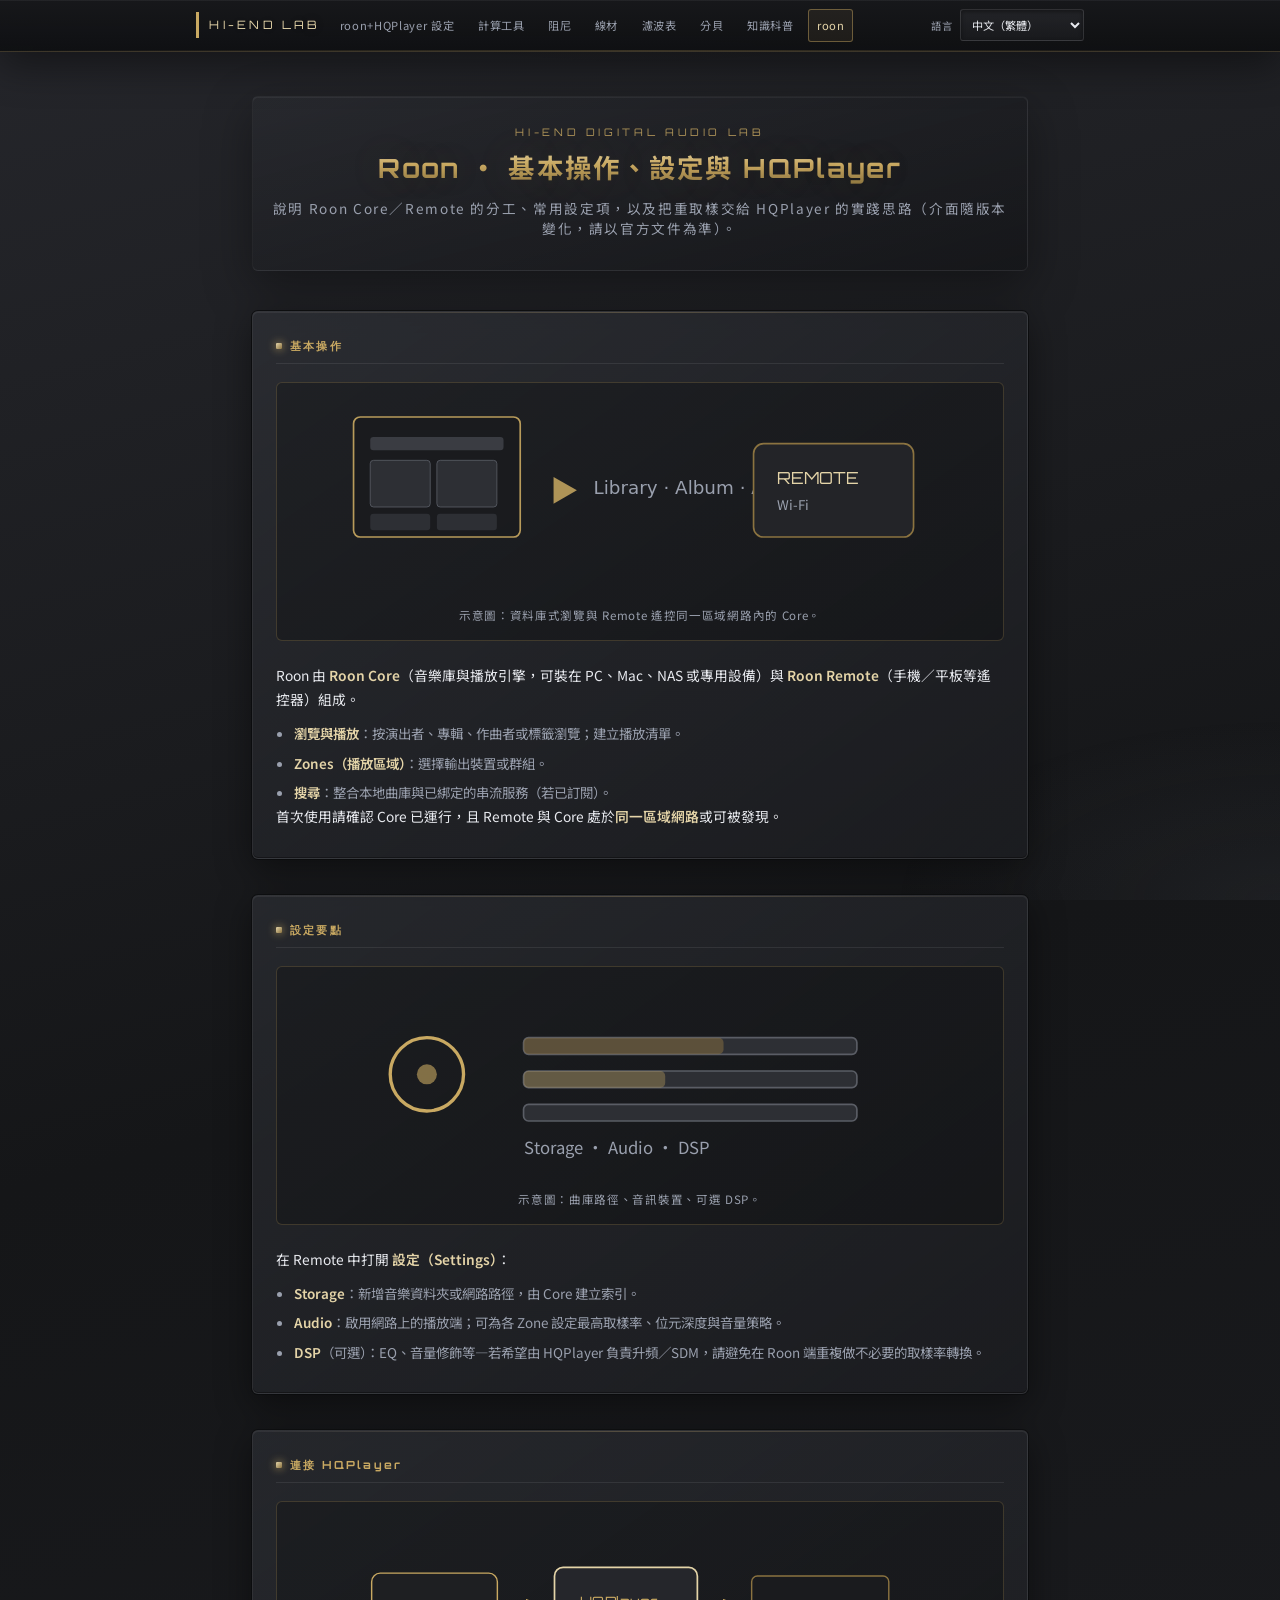
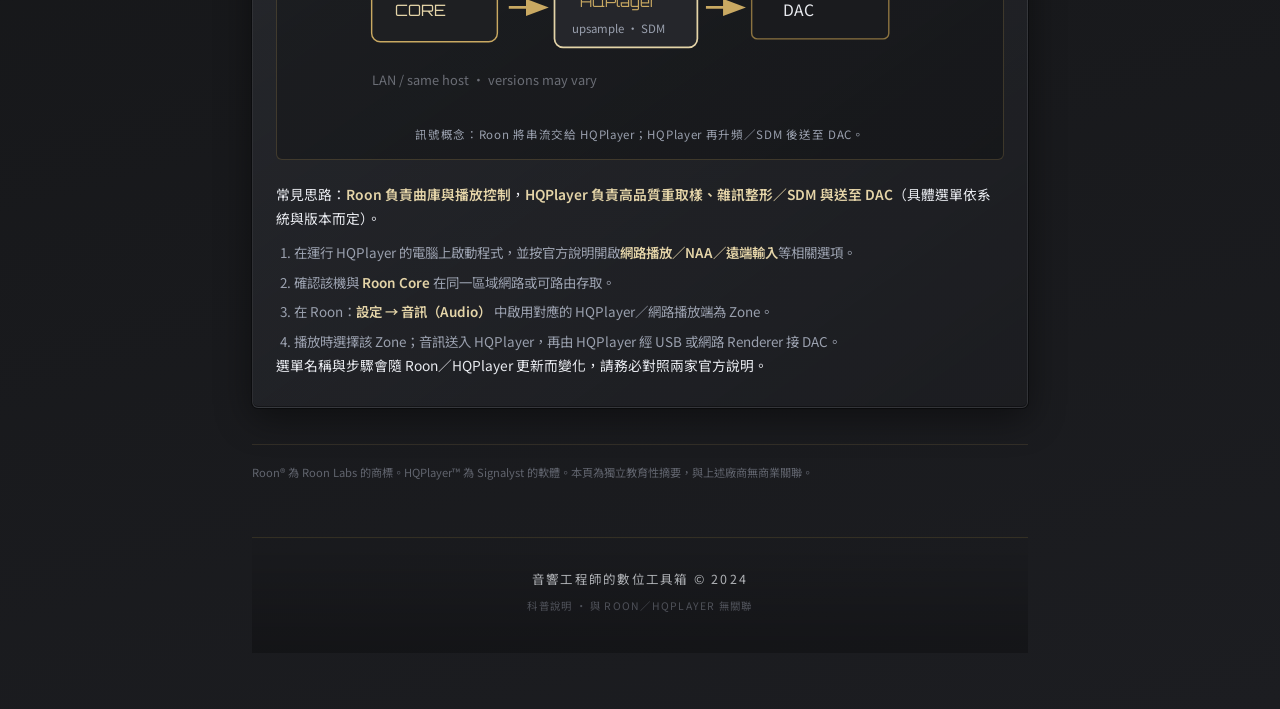
<file: roon.html>
<!DOCTYPE html>
<html lang="zh-Hant">
<head>
  <meta charset="UTF-8" />
  <meta name="viewport" content="width=device-width, initial-scale=1.0" />
  <title>Roon 入門與 HQPlayer · Hi-End Lab</title>
  <link rel="preconnect" href="https://fonts.googleapis.com" />
  <link rel="preconnect" href="https://fonts.gstatic.com" crossorigin />
  <link href="https://fonts.googleapis.com/css2?family=Noto+Sans:wght@400;500;700&family=Noto+Sans+JP:wght@400;500;700&family=Noto+Sans+SC:wght@400;500;700&family=Noto+Sans+TC:wght@400;500;700&family=Orbitron:wght@500;700&display=swap" rel="stylesheet" />
  <link rel="stylesheet" href="hiend-common.css" />
</head>
<body class="lang-zh-TW">
  <nav class="site-nav" aria-label="Primary navigation">
    <div class="site-nav-inner">
      <a class="nav-brand" href="index.html#top" id="nav-brand-text"></a>
      <div class="nav-links">
        <a href="roon-hqp-guide.html" id="nav-roon-hqp"></a>
        <a href="index.html#section-tools" id="nav-link-tools"></a>
        <a href="damping.html" id="nav-damping"></a>
        <a href="cable.html" id="nav-cable"></a>
        <a href="hq-filters.html" id="nav-hq"></a>
        <a href="db.html" id="nav-db"></a>
        <a href="knowledge.html" id="nav-link-knowledge"></a>
        <a href="roon.html" class="is-current" id="nav-roon" aria-current="page"></a>
      </div>
      <div class="nav-actions">
        <label for="lang-select" id="i18n-lang-label"></label>
        <select id="lang-select" aria-label="Language">
          <option value="en">English</option>
          <option value="ja">日本語</option>
          <option value="zh-CN">中文（简体）</option>
          <option value="zh-TW" selected>中文（繁體）</option>
        </select>
      </div>
    </div>
  </nav>

  <div class="wrap">
    <header class="page-section page-hero" id="top">
      <div class="brand-line" id="i18n-brand"></div>
      <h1 id="i18n-page-title"></h1>
      <p class="subtitle" id="i18n-lead"></p>
    </header>

    <section class="panel page-section" aria-labelledby="title-basics">
      <h2 class="panel-title" id="title-basics"></h2>
      <figure class="article-figure">
        <div class="figure-svg-wrap" aria-hidden="true">
          <svg viewBox="0 0 360 120" xmlns="http://www.w3.org/2000/svg" role="img">
            <title>Roon browse</title>
            <rect x="8" y="12" width="100" height="72" rx="4" fill="#1a1b1e" stroke="#c9a962" stroke-width="1" opacity="0.9" />
            <rect x="18" y="24" width="80" height="8" rx="2" fill="#3a3c42" />
            <rect x="18" y="38" width="36" height="28" rx="2" fill="#2d2f34" stroke="#5a5d65" stroke-width="0.5" />
            <rect x="58" y="38" width="36" height="28" rx="2" fill="#2d2f34" stroke="#5a5d65" stroke-width="0.5" />
            <rect x="18" y="70" width="36" height="10" rx="2" fill="#2d2f34" />
            <rect x="58" y="70" width="36" height="10" rx="2" fill="#2d2f34" />
            <polygon points="128,48 142,56 128,64" fill="#c9a962" opacity="0.85" />
            <text x="152" y="58" fill="#9aa0ae" font-size="11" font-family="system-ui,sans-serif">Library · Album · Artist</text>
            <rect x="248" y="28" width="96" height="56" rx="6" fill="#232428" stroke="#8b7340" stroke-width="1" />
            <text x="262" y="52" fill="#e4d4a8" font-size="10" font-family="Orbitron,sans-serif">REMOTE</text>
            <text x="262" y="68" fill="#9aa0ae" font-size="8">Wi-Fi</text>
          </svg>
        </div>
        <figcaption id="cap-basics"></figcaption>
      </figure>
      <div class="article-body" id="body-basics"></div>
    </section>

    <section class="panel page-section" aria-labelledby="title-settings">
      <h2 class="panel-title" id="title-settings"></h2>
      <figure class="article-figure">
        <div class="figure-svg-wrap" aria-hidden="true">
          <svg viewBox="0 0 360 120" xmlns="http://www.w3.org/2000/svg" role="img">
            <title>Roon settings</title>
            <circle cx="52" cy="56" r="22" fill="none" stroke="#c9a962" stroke-width="2" />
            <circle cx="52" cy="56" r="6" fill="#c9a962" opacity="0.6" />
            <rect x="110" y="34" width="200" height="10" rx="3" fill="#2d2f34" stroke="#5a5d65" />
            <rect x="110" y="34" width="120" height="10" rx="3" fill="#8b7340" opacity="0.5" />
            <rect x="110" y="54" width="200" height="10" rx="3" fill="#2d2f34" stroke="#5a5d65" />
            <rect x="110" y="54" width="85" height="10" rx="3" fill="#c9a962" opacity="0.35" />
            <rect x="110" y="74" width="200" height="10" rx="3" fill="#2d2f34" stroke="#5a5d65" />
            <text x="110" y="104" fill="#9aa0ae" font-size="10">Storage · Audio · DSP</text>
          </svg>
        </div>
        <figcaption id="cap-settings"></figcaption>
      </figure>
      <div class="article-body" id="body-settings"></div>
    </section>

    <section class="panel page-section" aria-labelledby="title-hq">
      <h2 class="panel-title" id="title-hq"></h2>
      <figure class="article-figure">
        <div class="figure-svg-wrap" aria-hidden="true">
          <svg viewBox="0 0 400 140" xmlns="http://www.w3.org/2000/svg" role="img">
            <title>Roon to HQPlayer</title>
            <defs>
              <marker id="roon-flow-a" markerWidth="8" markerHeight="8" refX="6" refY="3" orient="auto">
                <polygon points="0 0, 8 3, 0 6" fill="#c9a962" />
              </marker>
              <marker id="roon-flow-b" markerWidth="8" markerHeight="8" refX="6" refY="3" orient="auto">
                <polygon points="0 0, 8 3, 0 6" fill="#c9a962" />
              </marker>
            </defs>
            <rect x="12" y="40" width="88" height="48" rx="6" fill="#1e1f22" stroke="#c9a962" />
            <text x="28" y="70" fill="#e4d4a8" font-size="11" font-family="Orbitron,sans-serif">CORE</text>
            <path d="M108 64 L132 64" stroke="#c9a962" stroke-width="2" marker-end="url(#roon-flow-a)" />
            <rect x="140" y="36" width="100" height="56" rx="6" fill="#25262b" stroke="#e4d4a8" stroke-width="1.2" />
            <text x="158" y="64" fill="#c9a962" font-size="10" font-family="Orbitron,sans-serif">HQPlayer</text>
            <text x="152" y="82" fill="#9aa0ae" font-size="8">upsample · SDM</text>
            <path d="M246 64 L270 64" stroke="#c9a962" stroke-width="2" marker-end="url(#roon-flow-b)" />
            <rect x="278" y="42" width="96" height="44" rx="4" fill="#1a1b1e" stroke="#8b7340" />
            <text x="300" y="70" fill="#e8eaef" font-size="11">DAC</text>
            <text x="12" y="118" fill="#6b6e76" font-size="9">LAN / same host · versions may vary</text>
          </svg>
        </div>
        <figcaption id="cap-hq"></figcaption>
      </figure>
      <div class="article-body" id="body-hq"></div>
    </section>

    <p class="roon-disclaimer" id="roon-disclaimer"></p>

    <footer class="site-footer">
      <p class="footer-copy" id="i18n-footer-copy"></p>
      <p class="footer-note" id="i18n-footer-note"></p>
    </footer>
  </div>

  <script>
    (function () {
      var STORAGE_KEY = "hiend-audio-calc-lang";
      var DEFAULT_LANG = "zh-TW";

      var STRINGS = {
        en: {
          htmlLang: "en",
          docTitle: "Roon basics & HQPlayer · Hi-End Lab",
          langLabel: "Language",
          navBrandText: "Hi-End Lab",
          navTools: "Tools",
          navKnowledge: "Primer",
          navRoon: "roon",
          navRoonHqp: "Roon + HQPlayer setup",
          navDamping: "DF",
          navCable: "Cable",
          navHq: "Filters",
          navDb: "dB",
          brandLine: "Hi-End Digital Audio Lab",
          pageTitle: "Roon · playback, settings & HQPlayer",
          lead: "How Roon Core / Remote fit together, where to tune settings, and a practical path to send audio to HQPlayer for upsampling / SDM—educational notes; UI names change with app versions.",
          titleBasics: "Basic operation",
          capBasics: "Illustration: library-style browsing and the Remote controlling the Core on your network.",
          bodyBasics:
            "<p>Roon splits roles between <strong>Roon Core</strong> (library + playback engine on a PC, Mac, NAS, or appliance) and <strong>Roon Remote</strong> (phone/tablet/another PC as a controller).</p><ul><li><strong>Browse & play</strong>: explore by artist, album, composer, or tags; build playlists and bookmarks.</li><li><strong>Zones</strong>: pick which output device or group receives playback.</li><li><strong>Search</strong>: unified across local files and linked streaming services (if subscribed).</li></ul><p>On first setup, confirm Core is running and Remote is on the <strong>same LAN</strong> (or a routed path that allows discovery).</p>",
          titleSettings: "Key settings",
          capSettings: "Illustration: typical groups—storage paths, audio devices, optional DSP.",
          bodySettings:
            "<p>Open <strong>Settings</strong> from Remote:</p><ul><li><strong>Storage</strong>: add folders or network shares; Core indexes metadata.</li><li><strong>Audio</strong>: enable outputs on the network; per Zone you can set max sample rate, bit depth, and volume behavior.</li><li><strong>DSP</strong> (optional): EQ, headroom, etc.—any DSP applies <em>before</em> the bitstream sent to downstream tools like HQPlayer, so avoid “double” sample-rate churn when HQPlayer should own upsampling.</li></ul><p>Reserve network bandwidth if you stack heavy DSP with high-rate targets.</p>",
          titleHq: "Connecting HQPlayer",
          capHq: "Signal idea: Roon Core streams to HQPlayer; HQPlayer performs rate conversion / SDM, then feeds the DAC.",
          bodyHq:
            "<p>Conceptually: <strong>Roon handles library + transport control</strong>; <strong>HQPlayer handles high-quality resampling, noise shaping / SDM, and output to the DAC</strong> (exact menus depend on OS and versions).</p><ol><li>Install and launch <strong>HQPlayer</strong> on the target machine; enable its <strong>network / NAA / streaming input</strong> features per its manual.</li><li>Ensure that machine and <strong>Roon Core</strong> sit on the same reachable network.</li><li>In Roon: <strong>Settings → Audio</strong> (or Setup), enable the HQPlayer-related endpoint / network zone.</li><li>Choose that Zone when playing; audio is handed off to HQPlayer, which then drives USB or a network renderer to the DAC.</li></ol><p>Because vendor UIs change, always cross-check <strong>Roon Labs</strong> and <strong>Signalyst HQPlayer</strong> documentation for your build.</p>",
          disclaimer:
            "Roon® is a trademark of Roon Labs. HQPlayer™ is software by Signalyst. This page is an independent educational summary—not affiliated with either vendor.",
          footerCopy: "Sound Engineer’s Digital Toolbox © 2024",
          footerNote: "EDUCATIONAL PAGE · NOT AFFILIATED WITH ROON OR HQPLAYER"
        },
        ja: {
          htmlLang: "ja",
          docTitle: "Roon 入門と HQPlayer · Hi-End Lab",
          langLabel: "表示言語",
          navBrandText: "Hi-End Lab",
          navTools: "ツール",
          navKnowledge: "解説",
          navRoon: "roon",
          navRoonHqp: "Roon＋HQPlayer 設定",
          navDamping: "DF",
          navCable: "ケーブル",
          navHq: "フィルタ",
          navDb: "dB",
          brandLine: "Hi-End Digital Audio Lab",
          pageTitle: "Roon · 操作と HQPlayer 連携",
          lead: "Roon Core／Remote の役割、主要設定、HQPlayer へ再生を渡す考え方のメモです（UI はバージョンで変わります）。",
          titleBasics: "基本操作",
          capBasics: "ライブラリ閲覧と Remote が Core を操作するイメージ。",
          bodyBasics:
            "<p><strong>Roon Core</strong>（ライブラリと再生エンジン）と <strong>Roon Remote</strong>（スマホ／タブレット等のコントローラ）に役割が分かれます。</p><ul><li>アーティスト・アルバム等で閲覧し、プレイリストを作成。</li><li><strong>Zones</strong> で出力デバイスを選択。</li><li>ローカルとストリーミングを横断検索（契約がある場合）。</li></ul><p>Core と Remote は同一 LAN で discovery できることが前提です。</p>",
          titleSettings: "設定の要点",
          capSettings: "ストレージ・オーディオ・DSP のイメージ。",
          bodySettings:
            "<p><strong>Settings</strong> から：</p><ul><li><strong>Storage</strong>：フォルダ／NAS を追加してインデックス。</li><li><strong>Audio</strong>：各 Zone のレート上限や音量モード。</li><li><strong>DSP</strong>：EQ 等。HQPlayer に任せる場合は二重のレート変換に注意。</li></ul>",
          titleHq: "HQPlayer との接続",
          capHq: "Roon → HQPlayer → DAC の信号の流れ（概念図）。",
          bodyHq:
            "<ol><li>HQPlayer を起動し、マニュアルに従いネットワーク／NAA 等を有効化。</li><li>Roon Core と同じネットワーク上にあることを確認。</li><li>Roon の <strong>Settings → Audio</strong> で HQPlayer 系の出力を有効化。</li><li>再生時にその Zone を選択。</li></ol><p>詳細は Roon／HQPlayer 各公式ドキュメントを参照してください。</p>",
          disclaimer:
            "Roon® は Roon Labs の商標です。HQPlayer™ は Signalyst のソフトウェアです。本ページは独自の教育目的の概要であり、ベンダーとは無関係です。",
          footerCopy: "音響エンジニアのデジタル・ツールボックス © 2024",
          footerNote: "参考説明 · ROON／HQPLAYER 非関連"
        },
        "zh-CN": {
          htmlLang: "zh-Hans",
          docTitle: "Roon 入门与 HQPlayer · Hi-End Lab",
          langLabel: "语言",
          navBrandText: "Hi-End Lab",
          navTools: "计算工具",
          navKnowledge: "知识科普",
          navRoon: "roon",
          navRoonHqp: "roon+HQPlayer 设置",
          navDamping: "阻尼",
          navCable: "线材",
          navHq: "滤波表",
          navDb: "分贝",
          brandLine: "Hi-End Digital Audio Lab",
          pageTitle: "Roon · 基本操作、设置与 HQPlayer",
          lead: "说明 Roon Core／Remote 的分工、常用设置项，以及把重取样交给 HQPlayer 的实践思路（界面随版本变化，请以官方文档为准）。",
          titleBasics: "基本操作",
          capBasics: "示意图：资料库式浏览与 Remote 遥控同一局域网内的 Core。",
          bodyBasics:
            "<p>Roon 由 <strong>Roon Core</strong>（音乐库与播放引擎，可装在 PC、Mac、NAS 或专用设备）与 <strong>Roon Remote</strong>（手机／平板等遥控器）组成。</p><ul><li><strong>浏览与播放</strong>：按演出者、专辑、作曲者或标签浏览；建立播放列表。</li><li><strong>Zones（播放区域）</strong>：选择输出设备或群组。</li><li><strong>搜索</strong>：整合本地曲库与已绑定的串流服务（若已订阅）。</li></ul><p>首次使用请确认 Core 已运行，且 Remote 与 Core 处于<strong>同一局域网</strong>或可被发现。</p>",
          titleSettings: "设置要点",
          capSettings: "示意图：曲库路径、音频设备、可选 DSP。",
          bodySettings:
            "<p>在 Remote 中打开 <strong>设置（Settings）</strong>：</p><ul><li><strong>Storage</strong>：添加音乐文件夹或网络路径，由 Core 建立索引。</li><li><strong>Audio</strong>：启用网络上的播放端；可为各 Zone 设置最高取样率、位深与音量策略。</li><li><strong>DSP</strong>（可选）：EQ、音量修饰等—若希望由 HQPlayer 负责升频／SDM，请避免在 Roon 端重复做不必要的取样率转换。</li></ul>",
          titleHq: "连接 HQPlayer",
          capHq: "信号概念：Roon 将串流交给 HQPlayer；HQPlayer 再升频／SDM 后送至 DAC。",
          bodyHq:
            "<p>常见思路：<strong>Roon 负责曲库与播放控制</strong>，<strong>HQPlayer 负责高品质重取样、噪声整形／SDM 与送至 DAC</strong>（具体菜单依系统与版本而定）。</p><ol><li>在运行 HQPlayer 的电脑上启动程序，并按官方说明开启<strong>网络播放／NAA／远程输入</strong>等相关选项。</li><li>确认该机与 <strong>Roon Core</strong> 在同一局域网或可路由访问。</li><li>在 Roon：<strong>设置 → 音频（Audio）</strong> 中启用对应的 HQPlayer／网络播放端为 Zone。</li><li>播放时选择该 Zone；音讯送入 HQPlayer，再由 HQPlayer 经 USB 或网络 Renderer 接 DAC。</li></ol><p>菜单名称与步骤会随 Roon／HQPlayer 更新而变化，请务必对照两家官方说明。</p>",
          disclaimer:
            "Roon® 为 Roon Labs 的商标。HQPlayer™ 为 Signalyst 的软件。本页为独立教育性摘要，与上述厂商无商业关联。",
          footerCopy: "音响工程师的数字工具箱 © 2024",
          footerNote: "科普说明 · 与 ROON／HQPLAYER 无关联"
        },
        "zh-TW": {
          htmlLang: "zh-Hant",
          docTitle: "Roon 入門與 HQPlayer · Hi-End Lab",
          langLabel: "語言",
          navBrandText: "Hi-End Lab",
          navTools: "計算工具",
          navKnowledge: "知識科普",
          navRoon: "roon",
          navRoonHqp: "roon+HQPlayer 設定",
          navDamping: "阻尼",
          navCable: "線材",
          navHq: "濾波表",
          navDb: "分貝",
          brandLine: "Hi-End Digital Audio Lab",
          pageTitle: "Roon · 基本操作、設定與 HQPlayer",
          lead: "說明 Roon Core／Remote 的分工、常用設定項，以及把重取樣交給 HQPlayer 的實踐思路（介面隨版本變化，請以官方文件為準）。",
          titleBasics: "基本操作",
          capBasics: "示意圖：資料庫式瀏覽與 Remote 遙控同一區域網路內的 Core。",
          bodyBasics:
            "<p>Roon 由 <strong>Roon Core</strong>（音樂庫與播放引擎，可裝在 PC、Mac、NAS 或專用設備）與 <strong>Roon Remote</strong>（手機／平板等遙控器）組成。</p><ul><li><strong>瀏覽與播放</strong>：按演出者、專輯、作曲者或標籤瀏覽；建立播放清單。</li><li><strong>Zones（播放區域）</strong>：選擇輸出裝置或群組。</li><li><strong>搜尋</strong>：整合本地曲庫與已綁定的串流服務（若已訂閱）。</li></ul><p>首次使用請確認 Core 已運行，且 Remote 與 Core 處於<strong>同一區域網路</strong>或可被發現。</p>",
          titleSettings: "設定要點",
          capSettings: "示意圖：曲庫路徑、音訊裝置、可選 DSP。",
          bodySettings:
            "<p>在 Remote 中打開 <strong>設定（Settings）</strong>：</p><ul><li><strong>Storage</strong>：新增音樂資料夾或網路路徑，由 Core 建立索引。</li><li><strong>Audio</strong>：啟用網路上的播放端；可為各 Zone 設定最高取樣率、位元深度與音量策略。</li><li><strong>DSP</strong>（可選）：EQ、音量修飾等—若希望由 HQPlayer 負責升頻／SDM，請避免在 Roon 端重複做不必要的取樣率轉換。</li></ul>",
          titleHq: "連接 HQPlayer",
          capHq: "訊號概念：Roon 將串流交給 HQPlayer；HQPlayer 再升頻／SDM 後送至 DAC。",
          bodyHq:
            "<p>常見思路：<strong>Roon 負責曲庫與播放控制</strong>，<strong>HQPlayer 負責高品質重取樣、雜訊整形／SDM 與送至 DAC</strong>（具體選單依系統與版本而定）。</p><ol><li>在運行 HQPlayer 的電腦上啟動程式，並按官方說明開啟<strong>網路播放／NAA／遠端輸入</strong>等相關選項。</li><li>確認該機與 <strong>Roon Core</strong> 在同一區域網路或可路由存取。</li><li>在 Roon：<strong>設定 → 音訊（Audio）</strong> 中啟用對應的 HQPlayer／網路播放端為 Zone。</li><li>播放時選擇該 Zone；音訊送入 HQPlayer，再由 HQPlayer 經 USB 或網路 Renderer 接 DAC。</li></ol><p>選單名稱與步驟會隨 Roon／HQPlayer 更新而變化，請務必對照兩家官方說明。</p>",
          disclaimer:
            "Roon® 為 Roon Labs 的商標。HQPlayer™ 為 Signalyst 的軟體。本頁為獨立教育性摘要，與上述廠商無商業關聯。",
          footerCopy: "音響工程師的數位工具箱 © 2024",
          footerNote: "科普說明 · 與 ROON／HQPLAYER 無關聯"
        },
      };

      function getStrings(lang) {
        return STRINGS[lang] || STRINGS[DEFAULT_LANG];
      }

      function setBodyLangClass(lang) {
        document.body.classList.remove("lang-en", "lang-ja", "lang-zh-CN", "lang-zh-TW");
        document.body.classList.add("lang-" + lang);
      }

      var langSelect = document.getElementById("lang-select");

      function applyLocale(lang) {
        if (!STRINGS[lang]) lang = DEFAULT_LANG;
        setBodyLangClass(lang);
        document.documentElement.dir = "ltr";
        var L = getStrings(lang);
        document.documentElement.lang = L.htmlLang;
        document.title = L.docTitle;

        document.getElementById("nav-brand-text").textContent = L.navBrandText;
        document.getElementById("nav-roon-hqp").textContent = L.navRoonHqp;
        document.getElementById("nav-link-tools").textContent = L.navTools;
        document.getElementById("nav-link-knowledge").textContent = L.navKnowledge;
        document.getElementById("nav-roon").textContent = L.navRoon;
        document.getElementById("nav-damping").textContent = L.navDamping;
        document.getElementById("nav-cable").textContent = L.navCable;
        document.getElementById("nav-hq").textContent = L.navHq;
        document.getElementById("nav-db").textContent = L.navDb;

        document.getElementById("i18n-lang-label").textContent = L.langLabel;
        document.getElementById("i18n-brand").textContent = L.brandLine;
        document.getElementById("i18n-page-title").textContent = L.pageTitle;
        document.getElementById("i18n-lead").textContent = L.lead;

        document.getElementById("title-basics").textContent = L.titleBasics;
        document.getElementById("cap-basics").textContent = L.capBasics;
        document.getElementById("body-basics").innerHTML = L.bodyBasics;

        document.getElementById("title-settings").textContent = L.titleSettings;
        document.getElementById("cap-settings").textContent = L.capSettings;
        document.getElementById("body-settings").innerHTML = L.bodySettings;

        document.getElementById("title-hq").textContent = L.titleHq;
        document.getElementById("cap-hq").textContent = L.capHq;
        document.getElementById("body-hq").innerHTML = L.bodyHq;

        document.getElementById("roon-disclaimer").textContent = L.disclaimer;
        document.getElementById("i18n-footer-copy").textContent = L.footerCopy;
        document.getElementById("i18n-footer-note").textContent = L.footerNote;

        langSelect.value = lang;
        try {
          localStorage.setItem(STORAGE_KEY, lang);
        } catch (e) {}
      }

      langSelect.addEventListener("change", function () {
        applyLocale(langSelect.value);
      });

      var initial = DEFAULT_LANG;
      try {
        var saved = localStorage.getItem(STORAGE_KEY);
        if (saved && STRINGS[saved]) initial = saved;
      } catch (e) {}
      applyLocale(initial);
    })();
  </script>
</body>
</html>
</file>
<file: hiend-common.css>
﻿    :root {
      --panel-dark: #1a1b1e;
      --metal-base: #2d2f34;
      --metal-highlight: #4a4d56;
      --metal-edge: #0f1012;
      --text-silver: #e8eaef;
      --text-muted: #9aa0ae;
      --gold: #c9a962;
      --gold-bright: #e4d4a8;
      --gold-deep: #8b7340;
      --accent-glow: rgba(201, 169, 98, 0.15);
    }

    * {
      box-sizing: border-box;
      margin: 0;
      padding: 0;
    }

    body.lang-en {
      font-family: "Noto Sans TC", "Segoe UI", system-ui, sans-serif;
    }

    body.lang-ja {
      font-family: "Noto Sans JP", "Hiragino Sans", "Yu Gothic UI", sans-serif;
    }

    body.lang-zh-CN {
      font-family: "Noto Sans SC", "PingFang SC", "Microsoft YaHei", sans-serif;
    }

    body.lang-zh-TW {
      font-family: "Noto Sans TC", "PingFang TC", "Microsoft JhengHei", sans-serif;
    }

    body {
      min-height: 100vh;
      color: var(--text-silver);
      background:
        linear-gradient(165deg, #25262b 0%, #151618 45%, #1c1d21 100%),
        repeating-linear-gradient(
          90deg,
          transparent,
          transparent 1px,
          rgba(255, 255, 255, 0.02) 1px,
          rgba(255, 255, 255, 0.02) 2px
        );
      background-blend-mode: normal;
      position: relative;
      overflow-x: hidden;
    }

    body::before {
      content: "";
      position: fixed;
      inset: 0;
      pointer-events: none;
      background:
        radial-gradient(ellipse 80% 50% at 50% -20%, rgba(201, 169, 98, 0.08), transparent 55%),
        radial-gradient(ellipse 60% 40% at 100% 100%, rgba(80, 85, 95, 0.15), transparent 50%);
      z-index: 0;
    }

    html {
      scroll-behavior: smooth;
    }

    .site-nav {
      position: sticky;
      top: 0;
      z-index: 200;
      overflow-x: visible;
      overflow-y: visible;
      -webkit-overflow-scrolling: touch;
      border-bottom: 1px solid rgba(201, 169, 98, 0.22);
      background:
        linear-gradient(180deg, rgba(22, 23, 26, 0.94) 0%, rgba(14, 15, 17, 0.92) 100%);
      backdrop-filter: blur(14px);
      -webkit-backdrop-filter: blur(14px);
      box-shadow:
        0 12px 40px rgba(0, 0, 0, 0.45),
        inset 0 1px 0 rgba(255, 255, 255, 0.05);
    }

    .site-nav::after {
      content: "";
      display: block;
      height: 1px;
      background: linear-gradient(90deg, transparent, rgba(201, 169, 98, 0.35), transparent);
      opacity: 0.65;
    }

    .site-nav-inner {
      max-width: 920px;
      margin: 0 auto;
      padding: 0.55rem 1rem;
      display: flex;
      flex-wrap: wrap;
      align-items: center;
      justify-content: space-between;
      gap: 0.45rem 0.65rem;
      row-gap: 0.4rem;
    }

    .nav-brand {
      flex-shrink: 0;
      font-family: "Orbitron", sans-serif;
      font-size: 0.72rem;
      letter-spacing: 0.28em;
      text-transform: uppercase;
      color: var(--gold-bright);
      text-decoration: none;
      padding: 0.35rem 0;
      border-left: 3px solid var(--gold);
      padding-left: 0.65rem;
      line-height: 1.3;
      text-shadow: 0 0 24px var(--accent-glow);
    }

    .nav-brand:hover {
      color: #f5ebd0;
    }

    .nav-links {
      display: flex;
      flex-wrap: wrap;
      align-items: center;
      gap: 0.28rem 0.38rem;
      row-gap: 0.32rem;
      flex: 1 1 220px;
      min-width: 0;
      overflow-x: visible;
      justify-content: flex-start;
    }

    .nav-links a {
      display: inline-flex;
      align-items: center;
      justify-content: center;
      min-height: 2.05rem;
      box-sizing: border-box;
      font-size: 0.7rem;
      letter-spacing: 0.06em;
      color: var(--text-muted);
      text-decoration: none;
      padding: 0.36rem 0.48rem;
      white-space: nowrap;
      flex-shrink: 0;
      border-radius: 3px;
      border: 1px solid transparent;
      transition: color 0.2s, border-color 0.2s, background 0.2s;
    }

    .nav-links a:hover {
      color: var(--text-silver);
      border-color: rgba(201, 169, 98, 0.35);
      background: rgba(201, 169, 98, 0.06);
    }

    .nav-links a.is-current {
      color: var(--gold-bright);
      border-color: rgba(201, 169, 98, 0.45);
      background: rgba(201, 169, 98, 0.08);
    }

    .nav-actions {
      display: flex;
      flex-wrap: nowrap;
      align-items: center;
      gap: 0.35rem 0.45rem;
      flex-shrink: 0;
    }

    .nav-actions label {
      margin: 0;
      font-size: 0.65rem;
      color: var(--text-muted);
      letter-spacing: 0.08em;
    }

    .nav-actions select {
      width: auto;
      min-width: 7.75rem;
      max-width: 11rem;
      padding: 0.36rem 0.45rem;
      font-size: 0.7rem;
    }

    .wrap {
      position: relative;
      z-index: 1;
      max-width: 820px;
      margin: 0 auto;
      padding: 2.75rem 1.35rem 3.5rem;
    }

    .page-section {
      margin-bottom: 3rem;
      scroll-margin-top: 5.5rem;
    }

    header {
      text-align: center;
      margin-bottom: 3rem;
      padding: 2rem 1rem 2.25rem;
      border-radius: 6px;
      border: 1px solid rgba(255, 255, 255, 0.06);
      background:
        linear-gradient(165deg, rgba(48, 50, 56, 0.35) 0%, rgba(18, 19, 22, 0.65) 100%);
      box-shadow:
        inset 0 1px 0 rgba(255, 255, 255, 0.05),
        0 16px 48px rgba(0, 0, 0, 0.35);
    }

    .brand-line {
      font-family: "Orbitron", sans-serif;
      font-size: 0.65rem;
      letter-spacing: 0.35em;
      text-transform: uppercase;
      color: var(--gold);
      opacity: 0.85;
      margin-bottom: 0.5rem;
    }

    h1 {
      font-family: "Orbitron", "Noto Sans TC", "Noto Sans SC", "Noto Sans JP", sans-serif;
      font-size: clamp(1.35rem, 4vw, 1.85rem);
      font-weight: 700;
      letter-spacing: 0.08em;
      background: linear-gradient(180deg, var(--gold-bright) 0%, var(--gold) 45%, var(--gold-deep) 100%);
      -webkit-background-clip: text;
      background-clip: text;
      color: transparent;
      text-shadow: 0 0 40px var(--accent-glow);
    }

    .subtitle {
      margin-top: 0.75rem;
      font-size: 0.85rem;
      color: var(--text-muted);
      letter-spacing: 0.12em;
    }

    .panel {
      background:
        linear-gradient(145deg, rgba(55, 58, 65, 0.45) 0%, rgba(28, 29, 33, 0.85) 100%);
      border: 1px solid rgba(255, 255, 255, 0.08);
      border-radius: 6px;
      padding: 1.65rem 1.45rem 1.85rem;
      margin-bottom: 2.25rem;
      box-shadow:
        inset 0 1px 0 rgba(255, 255, 255, 0.06),
        inset 0 -1px 0 rgba(0, 0, 0, 0.35),
        0 10px 36px rgba(0, 0, 0, 0.45),
        0 0 0 1px var(--metal-edge);
      position: relative;
    }

    .panel:last-child {
      margin-bottom: 0;
    }

    .panel-stack {
      display: flex;
      flex-direction: column;
      gap: 2.25rem;
    }

    .panel-stack .panel {
      margin-bottom: 0;
    }

    .panel::before {
      content: "";
      position: absolute;
      top: 0;
      left: 1rem;
      right: 1rem;
      height: 1px;
      background: linear-gradient(90deg, transparent, rgba(201, 169, 98, 0.35), transparent);
      opacity: 0.7;
    }

    .panel-title {
      font-family: "Orbitron", sans-serif;
      font-size: 0.7rem;
      letter-spacing: 0.2em;
      color: var(--gold);
      margin-bottom: 1rem;
      padding-bottom: 0.6rem;
      border-bottom: 1px solid rgba(255, 255, 255, 0.08);
      display: flex;
      align-items: center;
      gap: 0.5rem;
    }

    .panel-title::before {
      content: "";
      width: 6px;
      height: 6px;
      border-radius: 1px;
      background: linear-gradient(135deg, var(--gold-bright), var(--gold-deep));
      box-shadow: 0 0 8px var(--gold);
    }

    label {
      display: block;
      font-size: 0.8rem;
      color: var(--text-muted);
      margin-bottom: 0.45rem;
      letter-spacing: 0.06em;
    }

    select,
    input[type="number"] {
      width: 100%;
      padding: 0.65rem 0.85rem;
      font-size: 0.95rem;
      font-family: inherit;
      color: var(--text-silver);
      background: linear-gradient(180deg, #232428 0%, #18191c 100%);
      border: 1px solid rgba(255, 255, 255, 0.1);
      border-radius: 3px;
      box-shadow: inset 0 2px 4px rgba(0, 0, 0, 0.4);
      outline: none;
      transition: border-color 0.2s, box-shadow 0.2s;
    }

    /* Open dropdown list only; closed <select> keeps styles above. Support varies by OS/browser. */
    select option {
      color: #111;
      background: #fff;
    }

    select:focus,
    input[type="number"]:focus {
      border-color: rgba(201, 169, 98, 0.5);
      box-shadow:
        inset 0 2px 4px rgba(0, 0, 0, 0.4),
        0 0 0 1px rgba(201, 169, 98, 0.2);
    }

    .recommendation {
      margin-top: 1.1rem;
      padding: 1rem 1.05rem;
      font-size: 0.9rem;
      line-height: 1.75;
      color: var(--text-silver);
      background: rgba(0, 0, 0, 0.28);
      border-left: 3px solid var(--gold);
      border-radius: 0 3px 3px 0;
      min-height: 4.5rem;
    }

    .recommendation strong {
      color: var(--gold-bright);
      font-weight: 500;
    }

    .row {
      display: flex;
      flex-wrap: wrap;
      gap: 0.85rem;
      align-items: flex-end;
    }

    .row .field {
      flex: 1 1 160px;
    }

    .btn-3d {
      appearance: none;
      font-family: inherit;
      font-size: 0.88rem;
      font-weight: 500;
      letter-spacing: 0.08em;
      color: #1a1814;
      padding: 0.75rem 1.35rem;
      border: none;
      border-radius: 3px;
      cursor: pointer;
      background: linear-gradient(180deg, #e8d9a8 0%, var(--gold) 35%, #9a7d42 100%);
      box-shadow:
        0 2px 0 #5c4a26,
        0 4px 8px rgba(0, 0, 0, 0.45),
        inset 0 1px 0 rgba(255, 255, 255, 0.35);
      transition: transform 0.08s ease, box-shadow 0.15s ease;
      white-space: nowrap;
    }

    .btn-3d:hover {
      background: linear-gradient(180deg, #f0e6c4 0%, #d4b76a 35%, #a88648 100%);
      box-shadow:
        0 2px 0 #5c4a26,
        0 6px 14px rgba(0, 0, 0, 0.5),
        inset 0 1px 0 rgba(255, 255, 255, 0.45);
    }

    .btn-3d:active {
      transform: translateY(2px);
      box-shadow:
        0 0 0 #5c4a26,
        0 2px 4px rgba(0, 0, 0, 0.45),
        inset 0 2px 4px rgba(0, 0, 0, 0.2);
    }

    .result-block {
      margin-top: 1.15rem;
      padding: 1rem 1.05rem;
      background: rgba(0, 0, 0, 0.28);
      border-radius: 3px;
      border: 1px solid rgba(201, 169, 98, 0.2);
    }

    .result-value {
      font-family: "Orbitron", monospace;
      font-size: 1.35rem;
      color: var(--gold-bright);
      letter-spacing: 0.06em;
      margin-bottom: 0.65rem;
    }

    .result-note {
      font-size: 0.82rem;
      line-height: 1.7;
      color: var(--text-muted);
      border-top: 1px solid rgba(255, 255, 255, 0.06);
      padding-top: 0.65rem;
    }

    .xlr-volt-bars {
      margin-top: 1rem;
      padding-top: 0.85rem;
      border-top: 1px solid rgba(255, 255, 255, 0.08);
    }

    .xlr-bar-row + .xlr-bar-row {
      margin-top: 0.55rem;
    }

    .xlr-bar-caption {
      font-size: 0.72rem;
      color: var(--text-muted);
      letter-spacing: 0.04em;
      margin-bottom: 0.28rem;
    }

    .xlr-bar-caption strong {
      color: var(--text-silver);
      font-weight: 600;
    }

    .xlr-bar-track {
      height: 10px;
      border-radius: 999px;
      background: rgba(0, 0, 0, 0.45);
      box-shadow: inset 0 1px 3px rgba(0, 0, 0, 0.5);
      overflow: hidden;
    }

    .xlr-bar-fill {
      height: 100%;
      border-radius: inherit;
      transition: width 0.35s ease;
    }

    .xlr-volt-bars > .xlr-bar-row:first-child .xlr-bar-fill {
      width: 50%;
      background: linear-gradient(90deg, #4a5f78 0%, #5c6d86 55%, #3d4f63 100%);
      box-shadow: 0 0 10px rgba(90, 120, 160, 0.25);
    }

    .xlr-volt-bars > .xlr-bar-row:nth-child(2) .xlr-bar-fill {
      width: 100%;
      background: linear-gradient(90deg, #e4d4a8 0%, #c9a962 40%, #7ecf6a 100%);
      box-shadow: 0 0 14px rgba(201, 169, 98, 0.35);
    }

    .xlr-progress-hint {
      margin-top: 0.85rem;
      margin-bottom: 0.35rem;
      font-size: 0.84rem;
      line-height: 1.65;
      color: var(--text-silver);
      letter-spacing: 0.02em;
    }

    .hint {
      font-size: 0.72rem;
      color: var(--text-muted);
      margin-top: 0.35rem;
      opacity: 0.9;
    }

    .xlr-panel-grid {
      display: grid;
      gap: 1.5rem;
      align-items: start;
    }

    @media (min-width: 800px) {
      .xlr-panel-grid {
        grid-template-columns: 1fr minmax(260px, 1fr);
        gap: 1.35rem 1.75rem;
      }
    }

    .xlr-panel-main {
      min-width: 0;
    }

    .connector-chart {
      border: 1px solid rgba(201, 169, 98, 0.22);
      border-radius: 6px;
      padding: 1rem 0.9rem 1.1rem;
      background:
        linear-gradient(165deg, rgba(32, 34, 38, 0.55) 0%, rgba(12, 13, 15, 0.75) 100%);
      box-shadow: inset 0 1px 0 rgba(255, 255, 255, 0.04);
    }

    .connector-chart-title {
      font-family: "Orbitron", sans-serif;
      font-size: 0.65rem;
      letter-spacing: 0.18em;
      color: var(--gold);
      margin-bottom: 0.65rem;
      padding-bottom: 0.5rem;
      border-bottom: 1px solid rgba(255, 255, 255, 0.06);
    }

    .connector-svg-wrap {
      width: 100%;
      max-width: 100%;
      margin-bottom: 0.85rem;
    }

    .connector-svg-wrap svg {
      display: block;
      width: 100%;
      height: auto;
      max-height: 200px;
    }

    .connector-legend {
      font-size: 0.72rem;
      line-height: 1.65;
      color: var(--text-muted);
    }

    .connector-legend .legend-block + .legend-block {
      margin-top: 0.65rem;
      padding-top: 0.55rem;
      border-top: 1px dashed rgba(255, 255, 255, 0.08);
    }

    .connector-legend strong {
      color: var(--gold-bright);
      font-weight: 600;
      letter-spacing: 0.04em;
    }

    .site-footer {
      margin-top: 3.5rem;
      padding: 2rem 1rem 2.5rem;
      text-align: center;
      border-top: 1px solid rgba(201, 169, 98, 0.18);
      background: linear-gradient(180deg, transparent 0%, rgba(0, 0, 0, 0.25) 100%);
    }

    .site-footer .footer-copy {
      font-size: 0.78rem;
      letter-spacing: 0.18em;
      color: rgba(232, 234, 239, 0.72);
      margin-bottom: 0.65rem;
    }

    .site-footer .footer-note {
      font-size: 0.65rem;
      letter-spacing: 0.12em;
      color: rgba(154, 160, 174, 0.42);
    }

    .calc-two-col {
      display: grid;
      grid-template-columns: 1fr;
      gap: 0.85rem;
    }

    @media (min-width: 520px) {
      .calc-two-col {
        grid-template-columns: 1fr 1fr;
      }
    }

    .hq-table-wrap {
      overflow-x: auto;
      margin-top: 0.75rem;
      border-radius: 4px;
      border: 1px solid rgba(255, 255, 255, 0.06);
      -webkit-overflow-scrolling: touch;
    }

    .hq-compare-table {
      width: 100%;
      min-width: 520px;
      border-collapse: collapse;
      font-size: 0.78rem;
      line-height: 1.45;
    }

    .hq-compare-table th,
    .hq-compare-table td {
      border: 1px solid rgba(255, 255, 255, 0.08);
      padding: 0.5rem 0.55rem;
      text-align: left;
      vertical-align: top;
    }

    .hq-compare-table thead th {
      background: rgba(201, 169, 98, 0.12);
      color: var(--gold-bright);
      font-weight: 600;
      letter-spacing: 0.06em;
      white-space: nowrap;
    }

    .hq-compare-table tbody td:first-child {
      font-family: "Orbitron", monospace;
      font-size: 0.72rem;
      color: var(--gold-bright);
      white-space: nowrap;
    }

    .hq-compare-table code {
      font-family: "Orbitron", monospace;
      font-size: 0.7rem;
      color: var(--gold-bright);
    }

    .db-live-result {
      margin-top: 1rem;
      padding: 1rem 1.05rem;
      font-size: 0.95rem;
      line-height: 1.65;
      color: var(--text-silver);
      background: rgba(0, 0, 0, 0.28);
      border-radius: 4px;
      border: 1px solid rgba(201, 169, 98, 0.18);
      min-height: 3.2rem;
    }

    .db-live-result strong {
      color: var(--gold-bright);
    }

    .nav-actions select {
      font-family: inherit;
      color: var(--text-silver);
      background: linear-gradient(180deg, #232428 0%, #18191c 100%);
      border: 1px solid rgba(255, 255, 255, 0.1);
      border-radius: 3px;
      box-shadow: inset 0 2px 4px rgba(0, 0, 0, 0.4);
      outline: none;
    }

    header.page-hero {
      text-align: center;
      margin-bottom: 2.5rem;
      padding: 1.75rem 1rem 2rem;
      border-radius: 6px;
      border: 1px solid rgba(255, 255, 255, 0.06);
      background:
        linear-gradient(165deg, rgba(48, 50, 56, 0.35) 0%, rgba(18, 19, 22, 0.65) 100%);
      box-shadow:
        inset 0 1px 0 rgba(255, 255, 255, 0.05),
        0 16px 48px rgba(0, 0, 0, 0.35);
    }

    header.page-hero h1 {
      font-size: clamp(1.25rem, 4vw, 1.65rem);
    }

    .tool-single .panel {
      margin-bottom: 0;
    }

    .article-body {
      font-size: 0.86rem;
      line-height: 1.78;
      color: var(--text-silver);
    }

    .article-body p + p {
      margin-top: 0.75rem;
    }

    .article-body ul,
    .article-body ol {
      margin: 0.65rem 0 0 1.15rem;
      color: var(--text-muted);
      font-size: 0.84rem;
      line-height: 1.72;
    }

    .article-body li + li {
      margin-top: 0.4rem;
    }

    .article-body strong {
      color: var(--gold-bright);
      font-weight: 600;
    }

    .article-figure {
      margin: 1.1rem 0 1.35rem;
      padding: 0.85rem 0.75rem 1rem;
      border: 1px solid rgba(201, 169, 98, 0.22);
      border-radius: 6px;
      background: rgba(0, 0, 0, 0.22);
    }

    .figure-svg-wrap svg {
      display: block;
      width: 100%;
      height: auto;
      max-height: 200px;
    }

    .article-figure figcaption {
      margin-top: 0.65rem;
      font-size: 0.72rem;
      letter-spacing: 0.06em;
      color: var(--text-muted);
      text-align: center;
      line-height: 1.5;
    }

    .roon-disclaimer {
      margin-top: 2.25rem;
      padding-top: 1.1rem;
      font-size: 0.7rem;
      line-height: 1.65;
      color: rgba(154, 160, 174, 0.55);
      border-top: 1px solid rgba(201, 169, 98, 0.14);
    }
</file>
